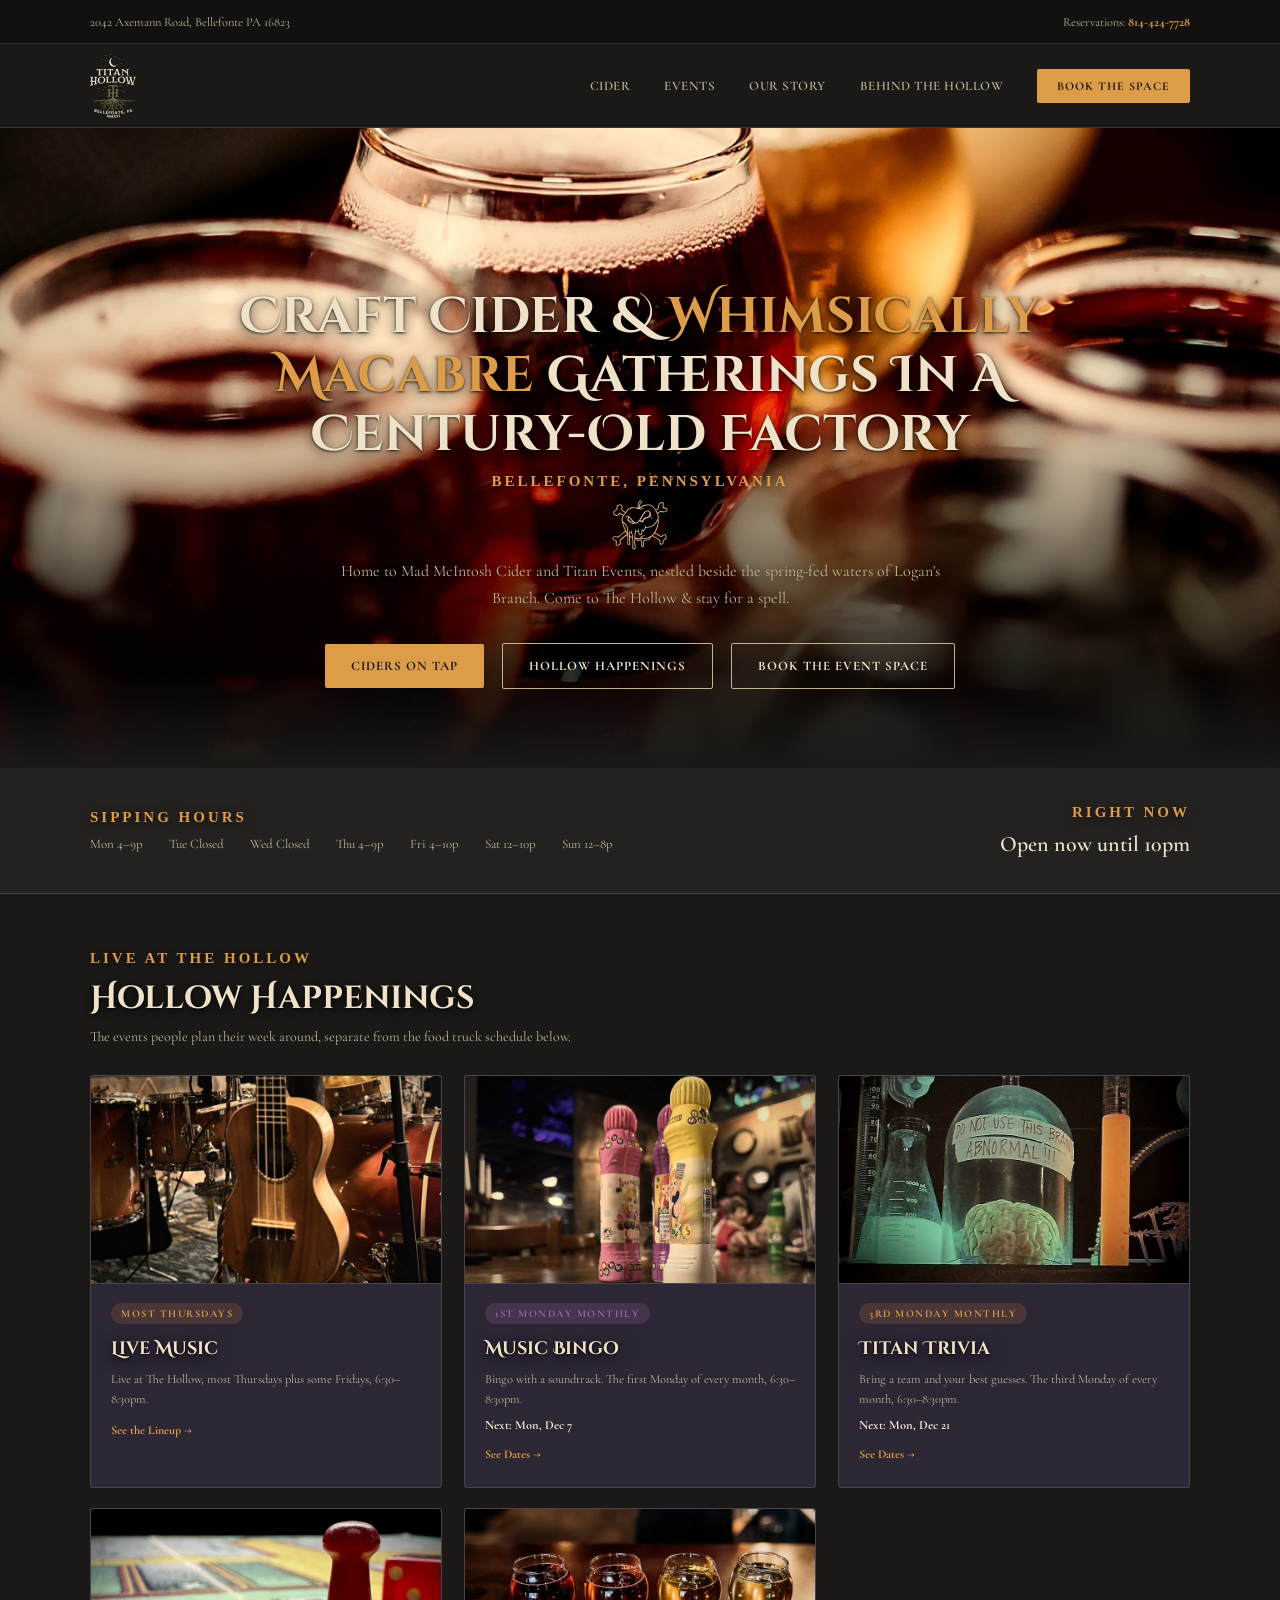
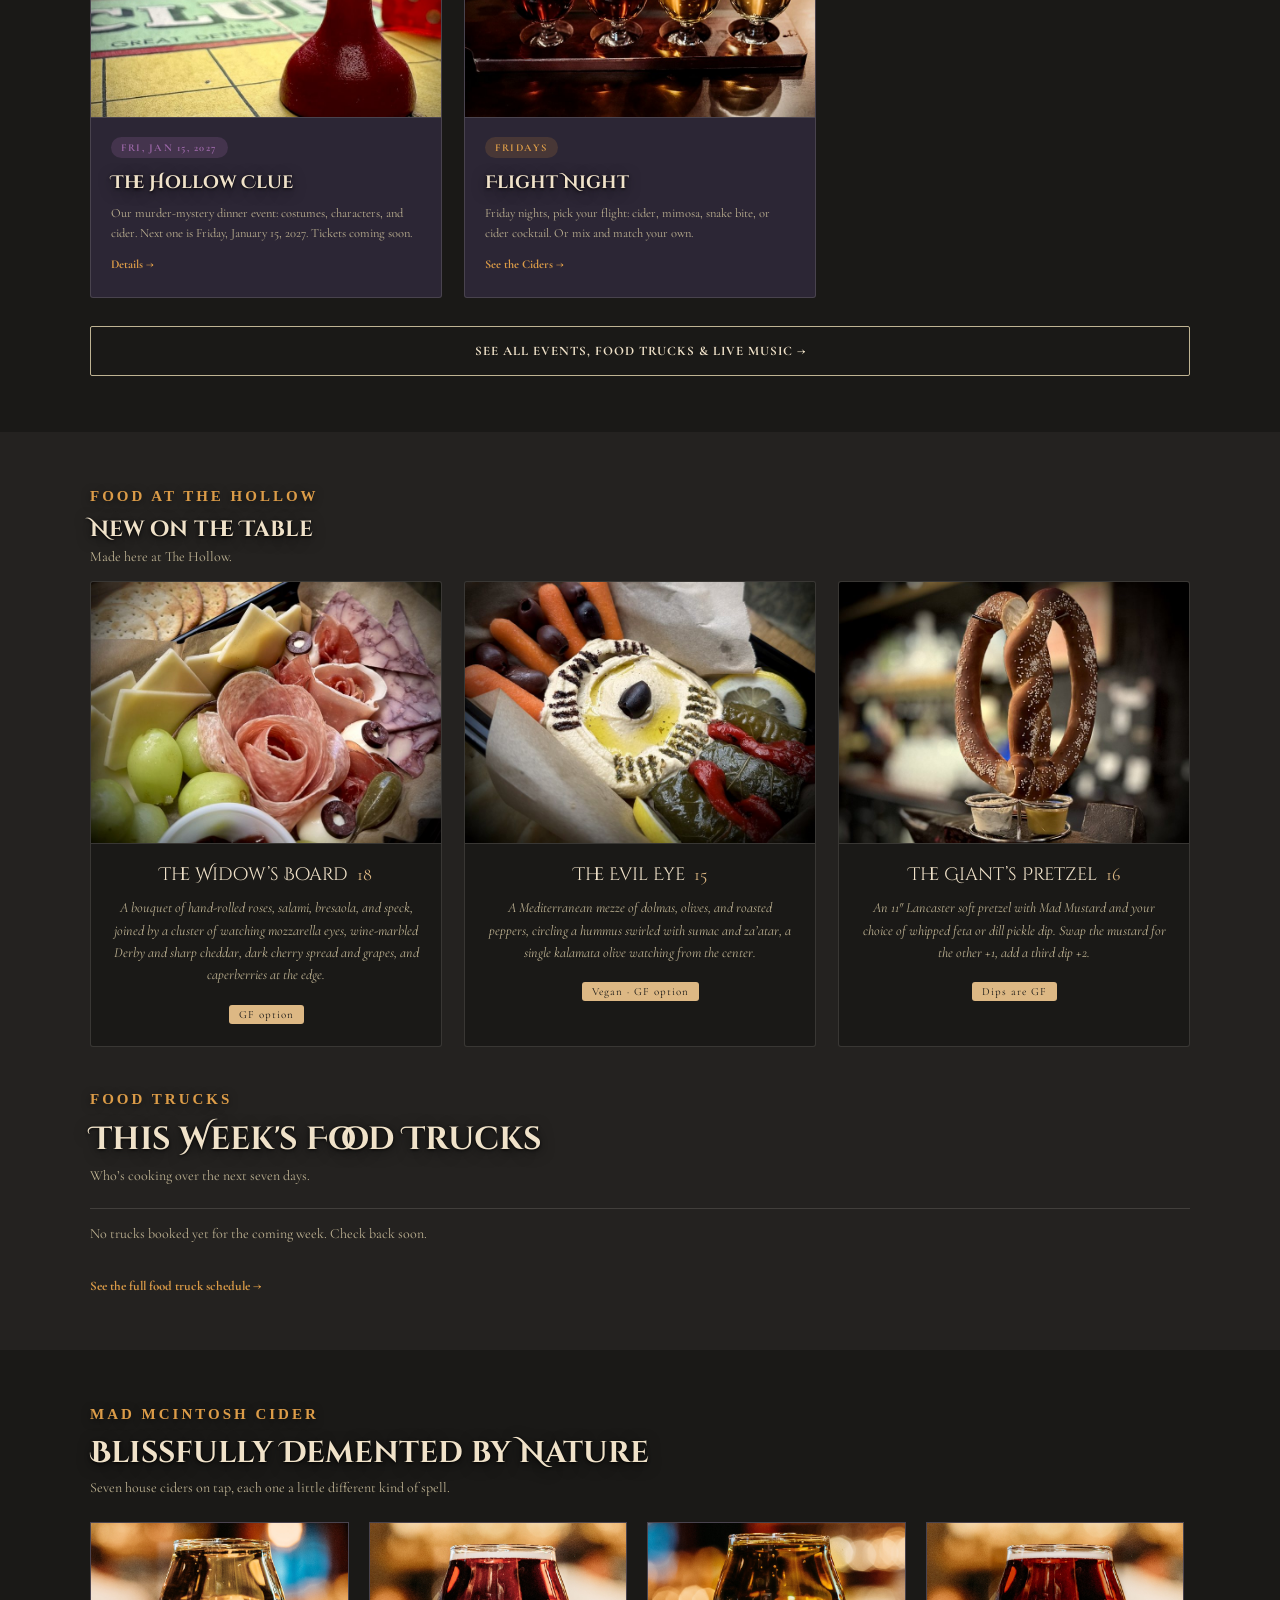
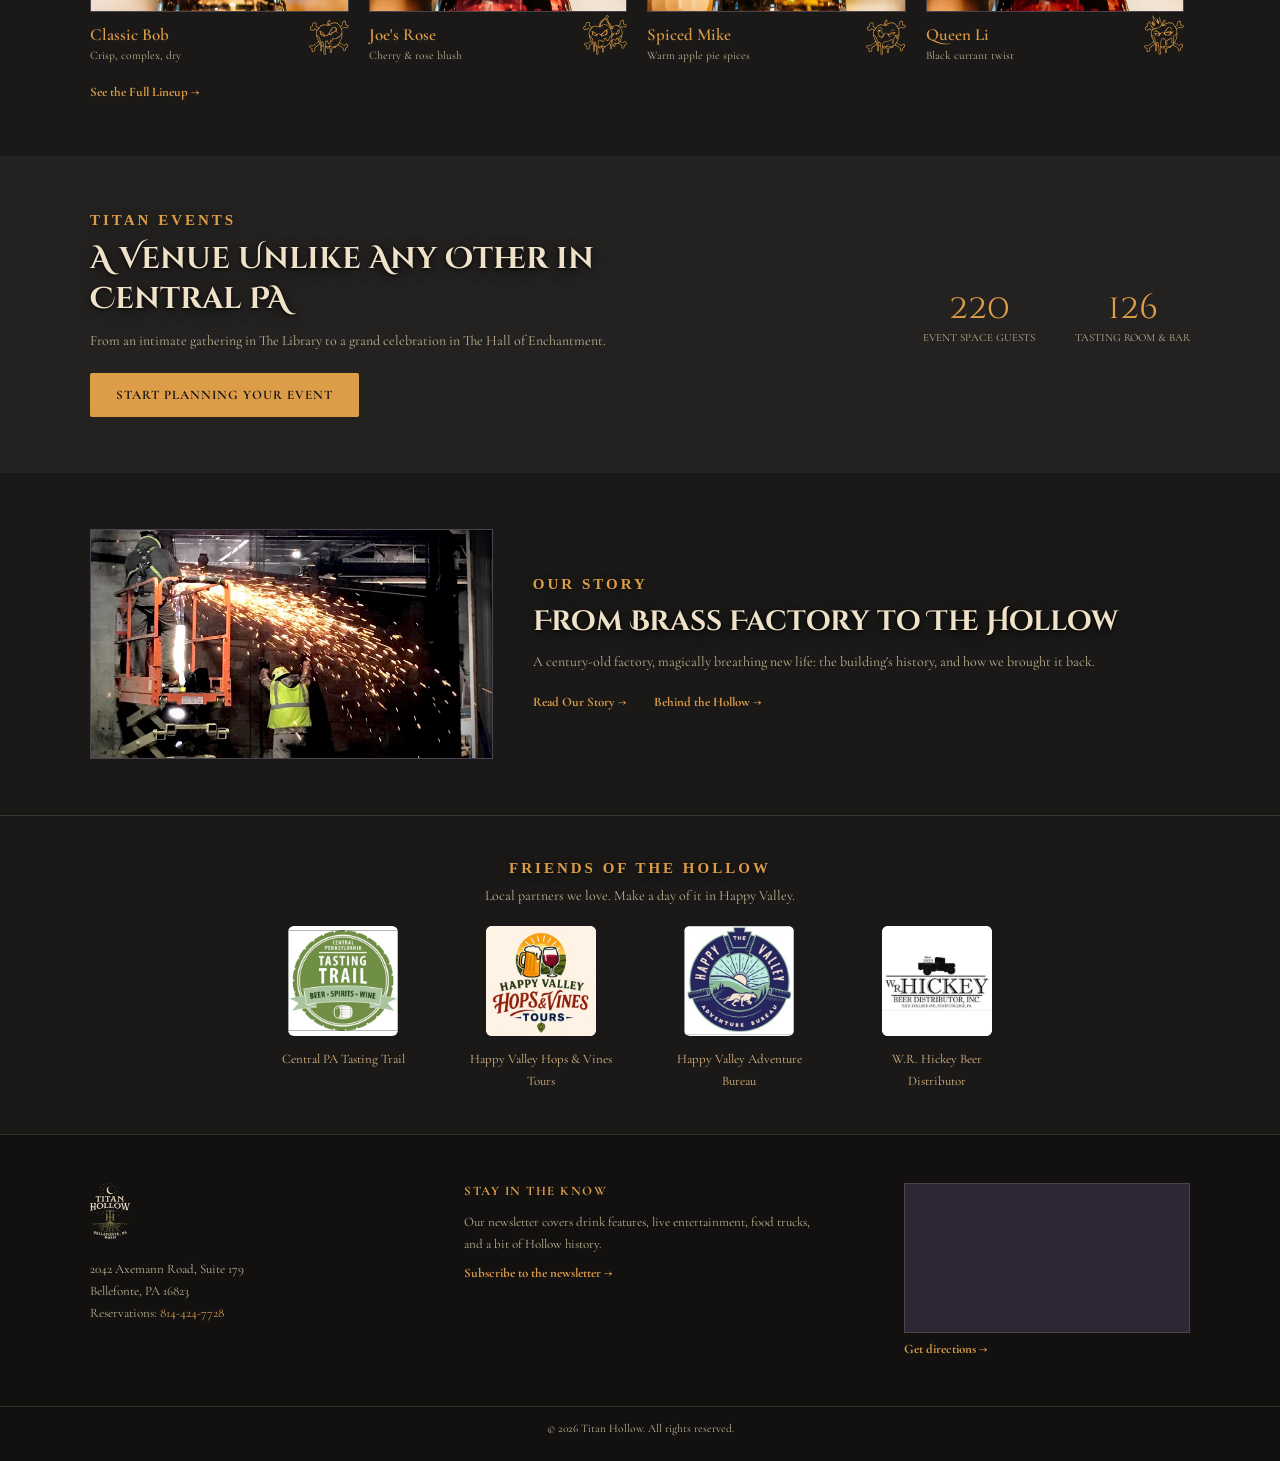
<file: index.html>
<!doctype html><html><head><meta charset="utf-8"><title>Titan Hollow | Home</title><meta name="robots" content="noindex, nofollow"><meta name="viewport" content="width=device-width, initial-scale=1">
    <style>
@import url('https://fonts.googleapis.com/css2?family=Cinzel+Decorative:wght@700&family=Cormorant+Garamond:ital,wght@0,400;0,600;1,400&family=IM+Fell+English+SC&display=swap');
* { box-sizing:border-box; margin:0; padding:0; }
html { background:#0d0d0c; }
body { font-family:'Cormorant Garamond', Georgia, serif; font-size:18px; background:#1a1917; color:#f0e2c9; width:1280px; margin:0 auto; }
.eyebrow { font-family:'IM Fell English SC', Georgia, serif; font-size:15px; letter-spacing:3px; text-transform:uppercase; color:#DC9C48; font-weight:700; margin-bottom:10px; text-shadow:0 2px 8px rgba(0,0,0,0.6); }
h1,h2,h3 { font-family:'Cinzel Decorative', Georgia, 'Times New Roman', serif; font-weight:700; color:#f0e2c9; text-shadow:0 3px 14px rgba(0,0,0,0.65), 0 1px 3px rgba(0,0,0,0.8); }
a { color:#DC9C48; text-decoration:none; }
.section { padding:56px 90px; overflow:hidden; }
.btn { display:inline-block; padding:14px 26px; border-radius:2px; font-size:13px; letter-spacing:1px; text-transform:uppercase; font-weight:700; cursor:pointer; }
.btn-solid { background:#DC9C48; color:#1a1917; }
.btn-outline { border:1.5px solid #BFB393; color:#f0e2c9; }
.tag { display:inline-block; font-size:10.5px; letter-spacing:1.5px; text-transform:uppercase; font-weight:700; padding:4px 10px; border-radius:20px; }
.tag-copper { background:rgba(201,133,62,0.18); color:#DC9C48; }
.tag-plum { background:rgba(154,102,166,0.22); color:#9A66A6; }
.imgbox { overflow:hidden; border:1px solid rgba(244,238,223,0.14); background:#2C2635; }
.imgbox img { width:100%; height:100%; object-fit:cover; display:block; }
.editnote { background:#DC9C48; color:#1a1917; text-align:center; font-size:12.5px; font-weight:700; padding:9px 20px; }
.editnote a { color:#1a1917; text-decoration:underline; }
</style><link rel="stylesheet" href="responsive.css"></head><body>
    <div style="height:44px; background:#121110; display:flex; align-items:center; justify-content:space-between;
                padding:0 90px; font-size:12.5px; color:#BFB393; border-bottom:1px solid rgba(244,238,223,0.14);">
      <div>2042 Axemann Road, Bellefonte PA 16823</div>
      <div>Reservations: <a href="tel:+18144247728" style="color:#DC9C48; font-weight:700;">814-424-7728</a></div>
    </div>
    <div style="height:84px; background:#1a1917; display:flex; align-items:center; justify-content:space-between;
                padding:0 90px; border-bottom:1px solid rgba(244,238,223,0.14);">
      <a href="home.html" style="display:flex; align-items:center;"><img src="images/titan-hollow-logo.svg" style="height:64px; width:auto;" alt="Titan Hollow"></a>
      <div style="display:flex; align-items:center;"><a href="cider.html" style="color:#BFB393; font-size:13px; letter-spacing:0.5px; text-transform:uppercase; font-weight:600; margin-right:34px;">Cider</a><a href="events.html" style="color:#BFB393; font-size:13px; letter-spacing:0.5px; text-transform:uppercase; font-weight:600; margin-right:34px;">Events</a><a href="our-story.html" style="color:#BFB393; font-size:13px; letter-spacing:0.5px; text-transform:uppercase; font-weight:600; margin-right:34px;">Our Story</a><a href="blog.html" style="color:#BFB393; font-size:13px; letter-spacing:0.5px; text-transform:uppercase; font-weight:600; margin-right:34px;">Behind the Hollow</a><a href="book.html" class="btn btn-solid" style="font-size:12px; padding:10px 20px;">Book the Space</a></div>
    </div>
<div style="position:relative; background-image:url('images/hero-home-warm.jpg'); background-size:cover; background-position:center; height:640px; padding:100px 90px 0;">
  <div style="position:absolute; inset:0; background:linear-gradient(180deg, rgba(0,0,0,0) 0%, rgba(0,0,0,0) 42%, rgba(0,0,0,0.82) 85%, #1a1917 100%);"></div>
  <div style="position:relative; text-align:center; max-width:820px; margin:60px auto 0;">
    <h1 style="font-size:50px; line-height:1.18; margin-bottom:8px;">
      Craft Cider &amp; <span style="color:#DC9C48;">Whimsically Macabre</span> Gatherings In A Century-Old Factory
    </h1>
    <div class="eyebrow" style="text-align:center; margin:6px 0 10px;">Bellefonte, Pennsylvania</div>
    <img src="images/mad-mcintosh-emblem-line.svg" alt="" style="width:56px; height:auto; margin:0 auto 8px; display:block; filter:drop-shadow(0 3px 10px rgba(0,0,0,0.6));">
    <p style="font-size:16px; color:#BFB393; line-height:1.7; max-width:600px; margin:0 auto 30px; text-shadow:0 2px 8px rgba(0,0,0,0.6);">
      Home to Mad McIntosh Cider and Titan Events, nestled beside the spring-fed waters of Logan's Branch.
      Come to The Hollow &amp; stay for a spell.
    </p>
    <div>
      <a href="cider.html" class="btn btn-solid" style="margin-right:14px;">Ciders on Tap</a>
      <a href="events.html" class="btn btn-outline" style="margin-right:14px;">Hollow Happenings</a>
      <a href="book.html" class="btn btn-outline">Book the Event Space</a>
    </div>
  </div>
</div>
<div class="section" style="padding-top:40px; padding-bottom:36px;">
  <div class="eyebrow">Tickets On Sale</div>
  <h2 style="font-size:28px; margin-bottom:20px;">Don&rsquo;t Miss These Nights</h2>
  <div id="tickets-row" style="display:flex; flex-wrap:wrap; gap:20px 2%;"></div>
</div>
<div style="background:#242220; display:flex; align-items:center; padding:36px 90px; border-bottom:1px solid rgba(244,238,223,0.14);">
  <div style="width:50%;">
    <div class="eyebrow">Sipping Hours</div>
    <div style="display:flex; gap:26px; font-size:13px; color:#BFB393;">
      <div>Mon 4&ndash;9p</div><div>Tue Closed</div><div>Wed Closed</div>
      <div>Thu 4&ndash;9p</div><div>Fri 4&ndash;10p</div><div>Sat 12&ndash;10p</div><div>Sun 12&ndash;8p</div>
    </div>
  </div>
  <div style="width:50%; text-align:right;">
    <div class="eyebrow">Right Now</div>
    <div style="font-family:'Cormorant Garamond', Georgia, serif; font-weight:600; font-size:22px;" id="right-now">Open today until 9:00pm</div>
  </div>
</div>
<div class="section">
  <div class="eyebrow">Live at The Hollow</div>
  <h2 style="font-size:32px; margin-bottom:8px;">Hollow Happenings</h2>
  <p style="color:#BFB393; font-size:14px; margin-bottom:30px;">The events people plan their week around, separate from the food truck schedule below.</p>
  <div style="display:flex; gap:20px 2%; flex-wrap:wrap;">
    <div data-date="2026-10-24" style="width:32%; background:#2C2635; border:1px solid rgba(244,238,223,0.14); padding:26px 20px; border-radius:3px;">
      <div class="card-photo" style="margin:-26px -20px 16px; aspect-ratio:84/50; overflow:hidden; border-radius:3px 3px 0 0; border-bottom:1px solid rgba(244,238,223,0.14);"><img src="images/card-hollow-een.jpg" alt="A skeleton draped in strands of pearls beside a candelabra" style="width:100%; height:100%; object-fit:cover; display:block;"></div>
      <span class="tag tag-plum">Sat, Oct 24</span>
      <h3 style="font-size:18px; margin:12px 0 8px;">A Very Mad Hollow-een Party</h3>
      <p style="font-size:12.5px; color:#BFB393; line-height:1.6; margin-bottom:14px;">The Hollow&rsquo;s biggest night of the year. Saturday, October 24, 6&ndash;10pm. Tickets $20, 21+.</p>
      <a href="https://order.rezku.com/titanhollow" target="_blank" rel="noopener" style="display:inline-block; font-size:12px; color:#DC9C48; font-weight:700; margin-right:16px;">Get Tickets &rarr;</a><a href="events.html#halloween" style="display:inline-block; font-size:12px; color:#DC9C48; font-weight:700;">Details &rarr;</a>
    </div>
    <div style="width:32%; background:#2C2635; border:1px solid rgba(244,238,223,0.14); padding:26px 20px; border-radius:3px;">
      <div class="card-photo" style="margin:-26px -20px 16px; aspect-ratio:84/50; overflow:hidden; border-radius:3px 3px 0 0; border-bottom:1px solid rgba(244,238,223,0.14);"><img src="images/card-live-music.jpg" alt="A ukulele and drum kit waiting on the Hollow stage" style="width:100%; height:100%; object-fit:cover; display:block;"></div>
      <span class="tag tag-copper">Most Thursdays</span>
      <h3 style="font-size:18px; margin:12px 0 8px;">Live Music</h3>
      <p style="font-size:12.5px; color:#BFB393; line-height:1.6; margin-bottom:14px;">Live at The Hollow, most Thursdays plus some Fridays, 6:30&ndash;8:30pm.</p>
      <a href="events.html#lineup" style="display:block; font-size:12px; color:#DC9C48; font-weight:700;">See the Lineup &rarr;</a>
    </div>
    <div data-recur="1" style="width:32%; background:#2C2635; border:1px solid rgba(244,238,223,0.14); padding:26px 20px; border-radius:3px;">
      <div class="card-photo" style="margin:-26px -20px 16px; aspect-ratio:84/50; overflow:hidden; border-radius:3px 3px 0 0; border-bottom:1px solid rgba(244,238,223,0.14);"><img src="images/card-music-bingo.jpg" alt="Bingo daubers lined up on a Hollow table" style="width:100%; height:100%; object-fit:cover; display:block;"></div>
      <span class="tag tag-plum">1st Monday Monthly</span>
      <h3 style="font-size:18px; margin:12px 0 8px;">Music Bingo</h3>
      <p style="font-size:12.5px; color:#BFB393; line-height:1.6; margin-bottom:14px;">Bingo with a soundtrack. The first Monday of every month, 6:30&ndash;8:30pm.</p><p class="next-date" style="font-size:12.5px; color:#f0e2c9; font-weight:700; margin:-6px 0 14px;"></p>
      <a href="events.html#upcoming" style="display:block; font-size:12px; color:#DC9C48; font-weight:700;">See Dates &rarr;</a>
    </div>
    <div data-recur="3" style="width:32%; background:#2C2635; border:1px solid rgba(244,238,223,0.14); padding:26px 20px; border-radius:3px;">
      <div class="card-photo" style="margin:-26px -20px 16px; aspect-ratio:84/50; overflow:hidden; border-radius:3px 3px 0 0; border-bottom:1px solid rgba(244,238,223,0.14);"><img src="images/card-titan-trivia.jpg" alt="A brain in a bell jar labeled Do not use this brain, abnormal, on the Hollow lab shelf" style="width:100%; height:100%; object-fit:cover; display:block;"></div>
      <span class="tag tag-copper">3rd Monday Monthly</span>
      <h3 style="font-size:18px; margin:12px 0 8px;">Titan Trivia</h3>
      <p style="font-size:12.5px; color:#BFB393; line-height:1.6; margin-bottom:14px;">Bring a team and your best guesses. The third Monday of every month, 6:30&ndash;8:30pm.</p><p class="next-date" style="font-size:12.5px; color:#f0e2c9; font-weight:700; margin:-6px 0 14px;"></p>
      <a href="events.html#upcoming" style="display:block; font-size:12px; color:#DC9C48; font-weight:700;">See Dates &rarr;</a>
    </div>
    <div style="width:32%; background:#2C2635; border:1px solid rgba(244,238,223,0.14); padding:26px 20px; border-radius:3px;">
      <div class="card-photo" style="margin:-26px -20px 16px; aspect-ratio:84/50; overflow:hidden; border-radius:3px 3px 0 0; border-bottom:1px solid rgba(244,238,223,0.14);"><img src="images/card-hollow-clue.jpg" alt="A red pawn and die on a vintage Clue board" style="width:100%; height:100%; object-fit:cover; display:block;"></div>
      <span class="tag tag-plum">Fri, Jan 15, 2027</span>
      <h3 style="font-size:18px; margin:12px 0 8px;">The Hollow Clue</h3>
      <p style="font-size:12.5px; color:#BFB393; line-height:1.6; margin-bottom:14px;">Our murder-mystery dinner event: costumes, characters, and cider. Next one is Friday, January 15, 2027. Tickets coming soon.</p>
      <a href="events.html#upcoming" style="display:block; font-size:12px; color:#DC9C48; font-weight:700;">Details &rarr;</a>
    </div>
    <div style="width:32%; background:#2C2635; border:1px solid rgba(244,238,223,0.14); padding:26px 20px; border-radius:3px;">
      <div class="card-photo" style="margin:-26px -20px 16px; aspect-ratio:84/50; overflow:hidden; border-radius:3px 3px 0 0; border-bottom:1px solid rgba(244,238,223,0.14);"><img src="images/card-flight-night.jpg" alt="A flight of four ciders on a wooden paddle" style="width:100%; height:100%; object-fit:cover; display:block;"></div>
      <span class="tag tag-copper">Fridays</span>
      <h3 style="font-size:18px; margin:12px 0 8px;">Flight Night</h3>
      <p style="font-size:12.5px; color:#BFB393; line-height:1.6; margin-bottom:14px;">Friday nights, pick your flight: cider, mimosa, snake bite, or cider cocktail. Or mix and match your own.</p>
      <a href="cider.html" style="display:block; font-size:12px; color:#DC9C48; font-weight:700;">See the Ciders &rarr;</a>
    </div>
  </div>
  <a href="events.html" class="btn btn-outline" style="display:block; text-align:center; margin-top:28px; padding:16px;">See All Events, Food Trucks &amp; Live Music &rarr;</a>
</div>
<script>
/* Fill in the next date for monthly events: data-recur="1" = 1st Monday, "3" = 3rd Monday. */
(function(){
  var t = new Date(new Date().toLocaleString('en-US',{timeZone:'America/New_York'}));
  var today = new Date(t.getFullYear(), t.getMonth(), t.getDate());
  function nthMonday(y, m, n){ var d = new Date(y, m, 1); d.setDate(1 + ((8 - d.getDay()) % 7) + (n - 1) * 7); return d; }
  document.querySelectorAll('[data-recur]').forEach(function(card){
    var n = +card.getAttribute('data-recur'), y = today.getFullYear(), m = today.getMonth(), d = nthMonday(y, m, n);
    if (d < today) d = nthMonday(y, m + 1, n);
    var label = d.getTime() === today.getTime() ? 'Tonight' : d.toLocaleDateString('en-US', {weekday:'short', month:'short', day:'numeric'});
    card.querySelector('.next-date').textContent = 'Next: ' + label;
  });
  var ymd = today.getFullYear() + '-' + String(today.getMonth()+1).padStart(2,'0') + '-' + String(today.getDate()).padStart(2,'0');
  document.querySelectorAll('.section > div > [data-date]').forEach(function(el){ if (el.getAttribute('data-date') < ymd) el.style.display = 'none'; });
})();
</script>
<div class="section" style="background:#242220;" id="food-trucks">
  <div class="eyebrow">Food at The Hollow</div>
  <h3 style="font-size:22px; margin:4px 0 4px;">New on the Table</h3>
  <p style="color:#BFB393; font-size:14px; margin-bottom:16px;">Made here at The Hollow.</p>
  <div style="display:flex; flex-wrap:wrap; gap:20px 2%; margin-bottom:44px;">
    <div class="menu-card" style="width:32%; background:#1a1917; border:1px solid rgba(244,238,223,0.14); border-radius:3px; padding:22px; text-align:center;">
      <div class="card-photo" style="margin:-22px -22px 18px; aspect-ratio:4/3; overflow:hidden; border-radius:3px 3px 0 0; border-bottom:1px solid rgba(244,238,223,0.14);"><img src="images/food-widows-board.jpg" alt="The Widow&rsquo;s Board: rolled salami roses, cheeses, grapes and mozzarella eyes" style="width:100%; height:100%; object-fit:cover; display:block;"></div>
      <div style="font-family:'Cinzel Decorative', Georgia, serif; font-size:18px; color:#f0e2c9;">The Widow&rsquo;s Board <span style="font-family:'Cormorant Garamond', Georgia, serif; color:#DDB884; font-size:18px; margin-left:4px;">18</span></div>
      <p style="font-style:italic; font-size:14px; color:#BFB393; line-height:1.6; margin:10px 0 14px;">A bouquet of hand-rolled roses, salami, bresaola, and speck, joined by a cluster of watching mozzarella eyes, wine-marbled Derby and sharp cheddar, dark cherry spread and grapes, and caperberries at the edge.</p>
      <span style="display:inline-block; font-size:11px; letter-spacing:1px; color:#1a1917; background:#DDB884; border-radius:3px; padding:3px 10px;">GF option</span>
    </div>
    <div class="menu-card" style="width:32%; background:#1a1917; border:1px solid rgba(244,238,223,0.14); border-radius:3px; padding:22px; text-align:center;">
      <div class="card-photo" style="margin:-22px -22px 18px; aspect-ratio:4/3; overflow:hidden; border-radius:3px 3px 0 0; border-bottom:1px solid rgba(244,238,223,0.14);"><img src="images/food-evil-eye.jpg" alt="The Evil Eye: hummus with a kalamata olive center, dolmas, peppers and olives" style="width:100%; height:100%; object-fit:cover; display:block;"></div>
      <div style="font-family:'Cinzel Decorative', Georgia, serif; font-size:18px; color:#f0e2c9;">The Evil Eye <span style="font-family:'Cormorant Garamond', Georgia, serif; color:#DDB884; font-size:18px; margin-left:4px;">15</span></div>
      <p style="font-style:italic; font-size:14px; color:#BFB393; line-height:1.6; margin:10px 0 14px;">A Mediterranean mezze of dolmas, olives, and roasted peppers, circling a hummus swirled with sumac and za&rsquo;atar, a single kalamata olive watching from the center.</p>
      <span style="display:inline-block; font-size:11px; letter-spacing:1px; color:#1a1917; background:#DDB884; border-radius:3px; padding:3px 10px;">Vegan &middot; GF option</span>
    </div>
    <div class="menu-card" style="width:32%; background:#1a1917; border:1px solid rgba(244,238,223,0.14); border-radius:3px; padding:22px; text-align:center;">
      <div class="card-photo" style="margin:-22px -22px 18px; aspect-ratio:4/3; overflow:hidden; border-radius:3px 3px 0 0; border-bottom:1px solid rgba(244,238,223,0.14);"><img src="images/food-giants-pretzel.jpg" alt="The Giant&rsquo;s Pretzel standing on an anvil with two dips" style="width:100%; height:100%; object-fit:cover; display:block;"></div>
      <div style="font-family:'Cinzel Decorative', Georgia, serif; font-size:18px; color:#f0e2c9;">The Giant&rsquo;s Pretzel <span style="font-family:'Cormorant Garamond', Georgia, serif; color:#DDB884; font-size:18px; margin-left:4px;">16</span></div>
      <p style="font-style:italic; font-size:14px; color:#BFB393; line-height:1.6; margin:10px 0 14px;">An 11&Prime; Lancaster soft pretzel with Mad Mustard and your choice of whipped feta or dill pickle dip. Swap the mustard for the other +1, add a third dip +2.</p>
      <span style="display:inline-block; font-size:11px; letter-spacing:1px; color:#1a1917; background:#DDB884; border-radius:3px; padding:3px 10px;">Dips are GF</span>
    </div>
  </div>
  <div class="eyebrow">Food Trucks</div>
  <h2 style="font-size:32px; margin-bottom:6px;">This Week's Food Trucks</h2>
  <p style="color:#BFB393; font-size:14px; margin-bottom:24px;">Who&rsquo;s cooking over the next seven days.</p>
  <div style="border-top:1px solid rgba(244,238,223,0.14);">
    <div data-logo="images/truck-gourmet-griddle.jpg" data-date="2026-10-01" style="display:flex; align-items:center; padding:16px 0; border-bottom:1px solid rgba(244,238,223,0.14);">
      <div style="width:20%; font-size:12px; color:#BFB393; text-transform:uppercase; letter-spacing:1px;">Thu, Oct 1</div>
      <div style="width:55%; font-size:16px; font-weight:700; color:#f0e2c9;"><a href="https://gourmetgriddleco.com/" target="_blank" rel="noopener" style="color:#f0e2c9;">Gourmet Griddle Co. <span style="font-size:12px; color:#DC9C48;">&#8599;</span></a></div>
      <div style="width:25%; font-size:13px; color:#BFB393; text-align:right;">4&ndash;8pm</div>
    </div>
    <div data-logo="images/truck-gourmet-griddle.jpg" data-date="2026-10-02" style="display:flex; align-items:center; padding:16px 0; border-bottom:1px solid rgba(244,238,223,0.14);">
      <div style="width:20%; font-size:12px; color:#BFB393; text-transform:uppercase; letter-spacing:1px;">Fri, Oct 2</div>
      <div style="width:55%; font-size:16px; font-weight:700; color:#f0e2c9;"><a href="https://gourmetgriddleco.com/" target="_blank" rel="noopener" style="color:#f0e2c9;">Gourmet Griddle Co. <span style="font-size:12px; color:#DC9C48;">&#8599;</span></a></div>
      <div style="width:25%; font-size:13px; color:#BFB393; text-align:right;">4&ndash;8:30pm</div>
    </div>
    <div data-logo="images/truck-gourmet-griddle.jpg" data-date="2026-10-03" style="display:flex; align-items:center; padding:16px 0; border-bottom:1px solid rgba(244,238,223,0.14);">
      <div style="width:20%; font-size:12px; color:#BFB393; text-transform:uppercase; letter-spacing:1px;">Sat, Oct 3</div>
      <div style="width:55%; font-size:16px; font-weight:700; color:#f0e2c9;"><a href="https://gourmetgriddleco.com/" target="_blank" rel="noopener" style="color:#f0e2c9;">Gourmet Griddle Co. <span style="font-size:12px; color:#DC9C48;">&#8599;</span></a></div>
      <div style="width:25%; font-size:13px; color:#BFB393; text-align:right;">12&ndash;9pm</div>
    </div>
    <div data-logo="images/truck-gourmet-griddle.jpg" data-date="2026-10-04" style="display:flex; align-items:center; padding:16px 0; border-bottom:1px solid rgba(244,238,223,0.14);">
      <div style="width:20%; font-size:12px; color:#BFB393; text-transform:uppercase; letter-spacing:1px;">Sun, Oct 4</div>
      <div style="width:55%; font-size:16px; font-weight:700; color:#f0e2c9;"><a href="https://gourmetgriddleco.com/" target="_blank" rel="noopener" style="color:#f0e2c9;">Gourmet Griddle Co. <span style="font-size:12px; color:#DC9C48;">&#8599;</span></a></div>
      <div style="width:25%; font-size:13px; color:#BFB393; text-align:right;">12&ndash;6pm</div>
    </div>
    <div data-logo="images/truck-gourmet-griddle.jpg" data-date="2026-10-05" style="display:flex; align-items:center; padding:16px 0; border-bottom:1px solid rgba(244,238,223,0.14);">
      <div style="width:20%; font-size:12px; color:#BFB393; text-transform:uppercase; letter-spacing:1px;">Mon, Oct 5</div>
      <div style="width:55%; font-size:16px; font-weight:700; color:#f0e2c9;"><a href="https://gourmetgriddleco.com/" target="_blank" rel="noopener" style="color:#f0e2c9;">Gourmet Griddle Co. <span style="font-size:12px; color:#DC9C48;">&#8599;</span></a></div>
      <div style="width:25%; font-size:13px; color:#BFB393; text-align:right;">4&ndash;8:30pm</div>
    </div>
    <div data-logo="images/truck-mama-martinas.jpg" data-date="2026-10-08" style="display:flex; align-items:center; padding:16px 0; border-bottom:1px solid rgba(244,238,223,0.14);">
      <div style="width:20%; font-size:12px; color:#BFB393; text-transform:uppercase; letter-spacing:1px;">Thu, Oct 8</div>
      <div style="width:55%; font-size:16px; font-weight:700; color:#f0e2c9;"><a href="https://www.facebook.com/p/Mama-Martinas-LLC-61567149704182/" target="_blank" rel="noopener" style="color:#f0e2c9;">Mama Martina&rsquo;s <span style="font-size:12px; color:#DC9C48;">&#8599;</span></a></div>
      <div style="width:25%; font-size:13px; color:#BFB393; text-align:right;">4&ndash;9pm</div>
    </div>
    <div data-logo="images/truck-mama-martinas.jpg" data-date="2026-10-09" style="display:flex; align-items:center; padding:16px 0; border-bottom:1px solid rgba(244,238,223,0.14);">
      <div style="width:20%; font-size:12px; color:#BFB393; text-transform:uppercase; letter-spacing:1px;">Fri, Oct 9</div>
      <div style="width:55%; font-size:16px; font-weight:700; color:#f0e2c9;"><a href="https://www.facebook.com/p/Mama-Martinas-LLC-61567149704182/" target="_blank" rel="noopener" style="color:#f0e2c9;">Mama Martina&rsquo;s <span style="font-size:12px; color:#DC9C48;">&#8599;</span></a></div>
      <div style="width:25%; font-size:13px; color:#BFB393; text-align:right;">4&ndash;9pm</div>
    </div>
    <div data-logo="images/truck-fatemas-kitchen.jpg" data-date="2026-10-10" style="display:flex; align-items:center; padding:16px 0; border-bottom:1px solid rgba(244,238,223,0.14);">
      <div style="width:20%; font-size:12px; color:#BFB393; text-transform:uppercase; letter-spacing:1px;">Sat, Oct 10</div>
      <div style="width:55%; font-size:16px; font-weight:700; color:#f0e2c9;"><a href="https://www.facebook.com/p/Fatemas-Kitchen-61567708496207/" target="_blank" rel="noopener" style="color:#f0e2c9;">Fatema&rsquo;s Kitchen <span style="font-size:12px; color:#DC9C48;">&#8599;</span></a></div>
      <div style="width:25%; font-size:13px; color:#BFB393; text-align:right;">12&ndash;8pm</div>
    </div>
    <div data-logo="images/truck-gourmet-griddle.jpg" data-date="2026-10-12" style="display:flex; align-items:center; padding:16px 0; border-bottom:1px solid rgba(244,238,223,0.14);">
      <div style="width:20%; font-size:12px; color:#BFB393; text-transform:uppercase; letter-spacing:1px;">Mon, Oct 12</div>
      <div style="width:55%; font-size:16px; font-weight:700; color:#f0e2c9;"><a href="https://gourmetgriddleco.com/" target="_blank" rel="noopener" style="color:#f0e2c9;">Gourmet Griddle Co. <span style="font-size:12px; color:#DC9C48;">&#8599;</span></a></div>
      <div style="width:25%; font-size:13px; color:#BFB393; text-align:right;">4&ndash;9pm</div>
    </div>
    <div data-logo="images/truck-slims-kitchen.jpg" data-date="2026-10-15" style="display:flex; align-items:center; padding:16px 0; border-bottom:1px solid rgba(244,238,223,0.14);">
      <div style="width:20%; font-size:12px; color:#BFB393; text-transform:uppercase; letter-spacing:1px;">Thu, Oct 15</div>
      <div style="width:55%; font-size:16px; font-weight:700; color:#f0e2c9;">Slim&rsquo;s Kitchen</div>
      <div style="width:25%; font-size:13px; color:#BFB393; text-align:right;">5&ndash;9pm</div>
    </div>
    <div data-logo="images/truck-fatemas-kitchen.jpg" data-date="2026-10-17" style="display:flex; align-items:center; padding:16px 0; border-bottom:1px solid rgba(244,238,223,0.14);">
      <div style="width:20%; font-size:12px; color:#BFB393; text-transform:uppercase; letter-spacing:1px;">Sat, Oct 17</div>
      <div style="width:55%; font-size:16px; font-weight:700; color:#f0e2c9;"><a href="https://www.facebook.com/p/Fatemas-Kitchen-61567708496207/" target="_blank" rel="noopener" style="color:#f0e2c9;">Fatema&rsquo;s Kitchen <span style="font-size:12px; color:#DC9C48;">&#8599;</span></a></div>
      <div style="width:25%; font-size:13px; color:#BFB393; text-align:right;">12&ndash;5pm</div>
    </div>
    <div data-logo="images/truck-gourmet-griddle.jpg" data-date="2026-10-18" style="display:flex; align-items:center; padding:16px 0; border-bottom:1px solid rgba(244,238,223,0.14);">
      <div style="width:20%; font-size:12px; color:#BFB393; text-transform:uppercase; letter-spacing:1px;">Sun, Oct 18</div>
      <div style="width:55%; font-size:16px; font-weight:700; color:#f0e2c9;"><a href="https://gourmetgriddleco.com/" target="_blank" rel="noopener" style="color:#f0e2c9;">Gourmet Griddle Co. <span style="font-size:12px; color:#DC9C48;">&#8599;</span></a></div>
      <div style="width:25%; font-size:13px; color:#BFB393; text-align:right;">12&ndash;6pm</div>
    </div>
    <div data-logo="images/truck-gourmet-griddle.jpg" data-date="2026-10-19" style="display:flex; align-items:center; padding:16px 0; border-bottom:1px solid rgba(244,238,223,0.14);">
      <div style="width:20%; font-size:12px; color:#BFB393; text-transform:uppercase; letter-spacing:1px;">Mon, Oct 19</div>
      <div style="width:55%; font-size:16px; font-weight:700; color:#f0e2c9;"><a href="https://gourmetgriddleco.com/" target="_blank" rel="noopener" style="color:#f0e2c9;">Gourmet Griddle Co. <span style="font-size:12px; color:#DC9C48;">&#8599;</span></a></div>
      <div style="width:25%; font-size:13px; color:#BFB393; text-align:right;">4&ndash;9pm</div>
    </div>
    <div data-logo="images/truck-slims-kitchen.jpg" data-date="2026-10-22" style="display:flex; align-items:center; padding:16px 0; border-bottom:1px solid rgba(244,238,223,0.14);">
      <div style="width:20%; font-size:12px; color:#BFB393; text-transform:uppercase; letter-spacing:1px;">Thu, Oct 22</div>
      <div style="width:55%; font-size:16px; font-weight:700; color:#f0e2c9;">Slim&rsquo;s Kitchen</div>
      <div style="width:25%; font-size:13px; color:#BFB393; text-align:right;">5&ndash;9pm</div>
    </div>
    <div data-logo="images/truck-slims-kitchen.jpg" data-date="2026-10-23" style="display:flex; align-items:center; padding:16px 0; border-bottom:1px solid rgba(244,238,223,0.14);">
      <div style="width:20%; font-size:12px; color:#BFB393; text-transform:uppercase; letter-spacing:1px;">Fri, Oct 23</div>
      <div style="width:55%; font-size:16px; font-weight:700; color:#f0e2c9;">Slim&rsquo;s Kitchen</div>
      <div style="width:25%; font-size:13px; color:#BFB393; text-align:right;">5&ndash;9pm</div>
    </div>
    <div data-logo="images/truck-maine-bay-berry.jpg" data-date="2026-10-24" style="display:flex; align-items:center; padding:16px 0; border-bottom:1px solid rgba(244,238,223,0.14);">
      <div style="width:20%; font-size:12px; color:#BFB393; text-transform:uppercase; letter-spacing:1px;">Sat, Oct 24</div>
      <div style="width:55%; font-size:16px; font-weight:700; color:#f0e2c9;"><a href="https://www.mainebayandberry.com/" target="_blank" rel="noopener" style="color:#f0e2c9;">Maine Bay &amp; Berry Co. <span style="font-size:12px; color:#DC9C48;">&#8599;</span></a></div>
      <div style="width:25%; font-size:13px; color:#BFB393; text-align:right;">6&ndash;10pm</div>
    </div>
    <div data-logo="images/truck-bbq-by-clem.jpg" data-date="2026-10-24" style="display:flex; align-items:center; padding:16px 0; border-bottom:1px solid rgba(244,238,223,0.14);">
      <div style="width:20%; font-size:12px; color:#BFB393; text-transform:uppercase; letter-spacing:1px;">Sat, Oct 24</div>
      <div style="width:55%; font-size:16px; font-weight:700; color:#f0e2c9;"><a href="https://www.facebook.com/ClemsPub/" target="_blank" rel="noopener" style="color:#f0e2c9;">BBQ by Clem <span style="font-size:12px; color:#DC9C48;">&#8599;</span></a></div>
      <div style="width:25%; font-size:13px; color:#BFB393; text-align:right;">6&ndash;10pm</div>
    </div>
    <div data-logo="images/truck-gourmet-griddle.jpg" data-date="2026-10-25" style="display:flex; align-items:center; padding:16px 0; border-bottom:1px solid rgba(244,238,223,0.14);">
      <div style="width:20%; font-size:12px; color:#BFB393; text-transform:uppercase; letter-spacing:1px;">Sun, Oct 25</div>
      <div style="width:55%; font-size:16px; font-weight:700; color:#f0e2c9;"><a href="https://gourmetgriddleco.com/" target="_blank" rel="noopener" style="color:#f0e2c9;">Gourmet Griddle Co. <span style="font-size:12px; color:#DC9C48;">&#8599;</span></a></div>
      <div style="width:25%; font-size:13px; color:#BFB393; text-align:right;">12&ndash;6pm</div>
    </div>
    <div data-logo="images/truck-gourmet-griddle.jpg" data-date="2026-10-26" style="display:flex; align-items:center; padding:16px 0; border-bottom:1px solid rgba(244,238,223,0.14);">
      <div style="width:20%; font-size:12px; color:#BFB393; text-transform:uppercase; letter-spacing:1px;">Mon, Oct 26</div>
      <div style="width:55%; font-size:16px; font-weight:700; color:#f0e2c9;"><a href="https://gourmetgriddleco.com/" target="_blank" rel="noopener" style="color:#f0e2c9;">Gourmet Griddle Co. <span style="font-size:12px; color:#DC9C48;">&#8599;</span></a></div>
      <div style="width:25%; font-size:13px; color:#BFB393; text-align:right;">4&ndash;8:30pm</div>
    </div>
    <div data-logo="images/truck-twisted-whisk.png" data-logo-bg="#f0e2c9" data-date="2026-10-29" style="display:flex; align-items:center; padding:16px 0; border-bottom:1px solid rgba(244,238,223,0.14);">
      <div style="width:20%; font-size:12px; color:#BFB393; text-transform:uppercase; letter-spacing:1px;">Thu, Oct 29</div>
      <div style="width:55%; font-size:16px; font-weight:700; color:#f0e2c9;"><a href="https://twistedwhiskcatering.com/" target="_blank" rel="noopener" style="color:#f0e2c9;">Twisted Whisk <span style="font-size:12px; color:#DC9C48;">&#8599;</span></a></div>
      <div style="width:25%; font-size:13px; color:#BFB393; text-align:right;">4&ndash;9pm</div>
    </div>
    <div data-logo="images/truck-hearth-harvest.jpg" data-date="2026-10-30" style="display:flex; align-items:center; padding:16px 0; border-bottom:1px solid rgba(244,238,223,0.14);">
      <div style="width:20%; font-size:12px; color:#BFB393; text-transform:uppercase; letter-spacing:1px;">Fri, Oct 30</div>
      <div style="width:55%; font-size:16px; font-weight:700; color:#f0e2c9;"><a href="https://www.facebook.com/p/Hearth-Harvest-100057587523928/" target="_blank" rel="noopener" style="color:#f0e2c9;">Hearth &amp; Harvest <span style="font-size:12px; color:#DC9C48;">&#8599;</span></a></div>
      <div style="width:25%; font-size:13px; color:#BFB393; text-align:right;">4&ndash;9pm</div>
    </div>
    <div data-logo="images/truck-fatemas-kitchen.jpg" data-date="2026-10-31" style="display:flex; align-items:center; padding:16px 0; border-bottom:1px solid rgba(244,238,223,0.14);">
      <div style="width:20%; font-size:12px; color:#BFB393; text-transform:uppercase; letter-spacing:1px;">Sat, Oct 31</div>
      <div style="width:55%; font-size:16px; font-weight:700; color:#f0e2c9;"><a href="https://www.facebook.com/p/Fatemas-Kitchen-61567708496207/" target="_blank" rel="noopener" style="color:#f0e2c9;">Fatema&rsquo;s Kitchen <span style="font-size:12px; color:#DC9C48;">&#8599;</span></a></div>
      <div style="width:25%; font-size:13px; color:#BFB393; text-align:right;">12&ndash;7pm</div>
    </div>
  </div>
  <p id="no-trucks" style="display:none; color:#BFB393; font-size:14px; padding:16px 0;">No trucks booked yet for the coming week. Check back soon.</p>
  <a href="events.html#food-trucks" style="display:block; margin-top:20px; font-size:13px; color:#DC9C48; font-weight:700;">See the full food truck schedule &rarr;</a>
</div>
<script>
/* Show only trucks from today through the next 6 days (Eastern time). */
(function(){
  function ymd(d){ return d.getFullYear() + '-' + String(d.getMonth()+1).padStart(2,'0') + '-' + String(d.getDate()).padStart(2,'0'); }
  var t = new Date(new Date().toLocaleString('en-US',{timeZone:'America/New_York'}));
  var end = new Date(t); end.setDate(t.getDate() + 6);
  var from = ymd(t), to = ymd(end), shown = 0;
  document.querySelectorAll('#food-trucks [data-date]').forEach(function(el){
    var d = el.getAttribute('data-date');
    if (d < from || d > to) el.style.display = 'none'; else shown++;
  });
  if (!shown) document.getElementById('no-trucks').style.display = 'block';
})();
</script>
<div class="section">
  <div class="eyebrow">Mad McIntosh Cider</div>
  <h2 style="font-size:30px; margin-bottom:6px;">Blissfully Demented by Nature</h2>
  <p style="color:#BFB393; font-size:14px; margin-bottom:26px; max-width:620px;">Seven house ciders on tap, each one a little different kind of spell.</p>
  <div style="display:flex; gap:20px;">
    
    <div style="width:23.5%;">
      <div class="imgbox" style="height:90px; margin-bottom:10px;"><img src="images/cider-classic-bob.jpg" alt="A glass of Classic Bob"></div>
      <div style="font-family:'Cormorant Garamond', Georgia, serif; font-weight:600; font-size:17px; color:#DC9C48; display:flex; align-items:center; justify-content:space-between; gap:8px; white-space:nowrap;">Classic Bob<img class="cider-mark" src="images/cider-icons-gold/classic-bob.svg" alt="" style="height:40px; flex:0 0 auto; margin:-7px 0;"></div>
      <div style="font-size:11.5px; color:#BFB393;">Crisp, complex, dry</div>
    </div>
    
    <div style="width:23.5%;">
      <div class="imgbox" style="height:90px; margin-bottom:10px;"><img src="images/cider-joes-rose.jpg" alt="A glass of Joe's Rose"></div>
      <div style="font-family:'Cormorant Garamond', Georgia, serif; font-weight:600; font-size:17px; color:#DC9C48; display:flex; align-items:center; justify-content:space-between; gap:8px; white-space:nowrap;">Joe's Rose<img class="cider-mark" src="images/cider-icons-gold/joes-rose.svg" alt="" style="height:40px; flex:0 0 auto; margin:-7px 0;"></div>
      <div style="font-size:11.5px; color:#BFB393;">Cherry &amp; rose blush</div>
    </div>
    
    <div style="width:23.5%;">
      <div class="imgbox" style="height:90px; margin-bottom:10px;"><img src="images/cider-spiced-mike.jpg" alt="A glass of Spiced Mike"></div>
      <div style="font-family:'Cormorant Garamond', Georgia, serif; font-weight:600; font-size:17px; color:#DC9C48; display:flex; align-items:center; justify-content:space-between; gap:8px; white-space:nowrap;">Spiced Mike<img class="cider-mark" src="images/cider-icons-gold/spiced-mike.svg" alt="" style="height:40px; flex:0 0 auto; margin:-7px 0;"></div>
      <div style="font-size:11.5px; color:#BFB393;">Warm apple pie spices</div>
    </div>
    
    <div style="width:23.5%;">
      <div class="imgbox" style="height:90px; margin-bottom:10px;"><img src="images/cider-queen-li.jpg" alt="A glass of Queen Li"></div>
      <div style="font-family:'Cormorant Garamond', Georgia, serif; font-weight:600; font-size:17px; color:#DC9C48; display:flex; align-items:center; justify-content:space-between; gap:8px; white-space:nowrap;">Queen Li<img class="cider-mark" src="images/cider-icons-gold/queen-li.svg" alt="" style="height:40px; flex:0 0 auto; margin:-7px 0;"></div>
      <div style="font-size:11.5px; color:#BFB393;">Black currant twist</div>
    </div>
  </div>
  <div style="margin-top:22px; font-size:13px; color:#DC9C48; font-weight:700;"><a href="cider.html">See the Full Lineup &rarr;</a></div>
</div>
<div class="section" style="background:#242220; display:flex; justify-content:space-between; align-items:center;">
  <div style="width:55%;">
    <div class="eyebrow">Titan Events</div>
    <h2 style="font-size:30px; margin-bottom:10px;">A Venue Unlike Any Other in Central PA</h2>
    <p style="color:#BFB393; font-size:14px; line-height:1.7; margin-bottom:20px;">From an intimate gathering in The Library to a grand celebration in The Hall of Enchantment.</p>
    <a href="book.html" class="btn btn-solid">Start Planning Your Event</a>
  </div>
  <div style="display:flex; gap:40px;">
    <div style="text-align:center;"><div style="font-family:'Cinzel Decorative', Georgia, serif; font-size:34px; color:#DC9C48;">220</div><div style="font-size:11px; color:#BFB393; text-transform:uppercase;">Event Space Guests</div></div>
    <div style="text-align:center;"><div style="font-family:'Cinzel Decorative', Georgia, serif; font-size:34px; color:#DC9C48;">126</div><div style="font-size:11px; color:#BFB393; text-transform:uppercase;">Tasting Room &amp; Bar</div></div>
  </div>
</div>
<div class="section" style="display:flex; gap:40px; align-items:center;">
  <div class="imgbox" style="height:230px; width:38%;"><img src="images/story-teaser.jpg" alt=""></div>
  <div style="width:62%;">
    <div class="eyebrow">Our Story</div>
    <h2 style="font-size:28px; margin-bottom:10px;">From Brass Factory to The Hollow</h2>
    <p style="color:#BFB393; font-size:14px; line-height:1.7; margin-bottom:16px;">A century-old factory, magically breathing new life: the building's history, and how we brought it back.</p>
    <a href="our-story.html" style="font-size:13px; color:#DC9C48; font-weight:700; margin-right:24px;">Read Our Story &rarr;</a>
    <a href="blog.html" style="font-size:13px; color:#DC9C48; font-weight:700;">Behind the Hollow &rarr;</a>
  </div>
</div>
<div class="section friends" style="padding-top:44px; padding-bottom:44px; border-top:1px solid rgba(244,238,223,0.14); text-align:center;">
  <div class="eyebrow">Friends of the Hollow</div>
  <p style="color:#BFB393; font-size:14px; margin:4px auto 22px; max-width:560px;">Local partners we love. Make a day of it in Happy Valley.</p>
  <div class="friends-row" style="display:flex; justify-content:center; flex-wrap:wrap; gap:28px 48px;">
    <a href="https://www.centralpatastingtrail.com/" target="_blank" rel="noopener" style="display:block; text-align:center;"><img src="images/partner-tasting-trail.jpg" alt="Central PA Tasting Trail logo" style="height:110px; border-radius:6px; background:#fff; display:block; margin:0 auto 10px;"><span style="font-size:13px; color:#DDB884;">Central PA Tasting Trail</span></a>
    <a href="https://www.hopsandvinestours.com/" target="_blank" rel="noopener" style="display:block; text-align:center;"><img src="images/partner-hops-vines.jpg" alt="Happy Valley Hops &amp; Vines Tours logo" style="height:110px; border-radius:6px; background:#fff; display:block; margin:0 auto 10px;"><span style="font-size:13px; color:#DDB884;">Happy Valley Hops &amp; Vines Tours</span></a>
    <a href="https://happyvalley.com/" target="_blank" rel="noopener" style="display:block; text-align:center;"><img src="images/partner-happy-valley-adventure-bureau.jpg" alt="Happy Valley Adventure Bureau logo" style="height:110px; border-radius:6px; background:#fff; display:block; margin:0 auto 10px;"><span style="font-size:13px; color:#DDB884;">Happy Valley Adventure Bureau</span></a>
    <a href="https://wrhickey.com/" target="_blank" rel="noopener" style="display:block; text-align:center;"><img src="images/partner-wr-hickey-square.jpg" alt="W.R. Hickey Beer Distributor logo" style="height:110px; border-radius:6px; background:#fff; display:block; margin:0 auto 10px;"><span style="font-size:13px; color:#DDB884;">W.R. Hickey Beer Distributor</span></a>
  </div>
</div>
    <div style="padding:48px 90px; background:#121110; display:flex; justify-content:space-between; border-top:1px solid rgba(244,238,223,0.14);">
      <div style="width:26%;">
        <img src="images/titan-hollow-logo.svg" style="height:56px; width:auto; margin-bottom:14px;" alt="Titan Hollow">
        <div style="font-size:13px; color:#BFB393; line-height:1.7;">2042 Axemann Road, Suite 179<br>Bellefonte, PA 16823<br>Reservations: <a href="tel:+18144247728">814-424-7728</a></div>
      </div>
      <div style="width:32%;">
        <div style="font-size:13px; color:#DC9C48; text-transform:uppercase; letter-spacing:1.5px; font-weight:700; margin-bottom:12px;">Stay in the Know</div>
        <div style="font-size:13px; color:#BFB393; line-height:1.7; margin-bottom:10px;">Our newsletter covers drink features, live entertainment, food trucks, and a bit of Hollow history.</div>
        <a href="https://mailchi.mp/titanhollow/60pbl9o3km" target="_blank" rel="noopener" style="display:block; font-size:13px; color:#DC9C48; font-weight:700;">Subscribe to the newsletter &rarr;</a>
      </div>
      <div style="width:26%;"><div class="imgbox map" style="height:150px;"><iframe title="Map to Titan Hollow" src="https://www.google.com/maps/embed?origin=mfe&amp;pb=!1m2!2m1!1sTitan+Hollow,+2042+Axemann+Road,+Bellefonte,+PA+16823" style="width:100%; height:100%; border:0; display:block;" loading="lazy" referrerpolicy="no-referrer-when-downgrade" allowfullscreen></iframe></div><a href="https://www.google.com/maps/dir/?api=1&amp;destination=Titan+Hollow,+2042+Axemann+Road,+Bellefonte,+PA+16823" target="_blank" rel="noopener" style="display:inline-block; margin-top:8px; font-size:13px; font-weight:700;">Get directions &rarr;</a></div>
    </div>
    <div style="background:#121110; text-align:center; font-size:11.5px; color:#BFB393; padding:14px 0 26px; border-top:1px solid rgba(244,238,223,0.14);">&copy; 2026 Titan Hollow. All rights reserved.</div>
    <script>
/* Sipping hours, in 24h time. Edit here if hours change. null = closed. */
(function(){
  var HOURS = { 0:[12,20], 1:[16,21], 2:null, 3:null, 4:[16,21], 5:[16,22], 6:[12,22] };
  var DAYS = ['Sunday','Monday','Tuesday','Wednesday','Thursday','Friday','Saturday'];
  function fmt(h){ var ap = h>=12 ? 'pm' : 'am'; var h12 = h%12 || 12; return h12 + ap; }
  var now = new Date(new Date().toLocaleString('en-US',{timeZone:'America/New_York'}));
  var day = now.getDay(), hr = now.getHours() + now.getMinutes()/60;
  var today = HOURS[day], msg;
  if (today && hr >= today[0] && hr < today[1]) {
    msg = 'Open now until ' + fmt(today[1]);
  } else if (today && hr < today[0]) {
    msg = 'Opens today at ' + fmt(today[0]);
  } else {
    for (var i = 1; i <= 7; i++) {
      var d = (day + i) % 7;
      if (HOURS[d]) { msg = 'Closed now &middot; Opens ' + (i === 1 ? 'tomorrow' : DAYS[d]) + ' at ' + fmt(HOURS[d][0]); break; }
    }
  }
  var el = document.getElementById('right-now');
  if (el && msg) el.innerHTML = msg;
})();
</script>
<script src="site.js"></script>
</body></html>
</file>
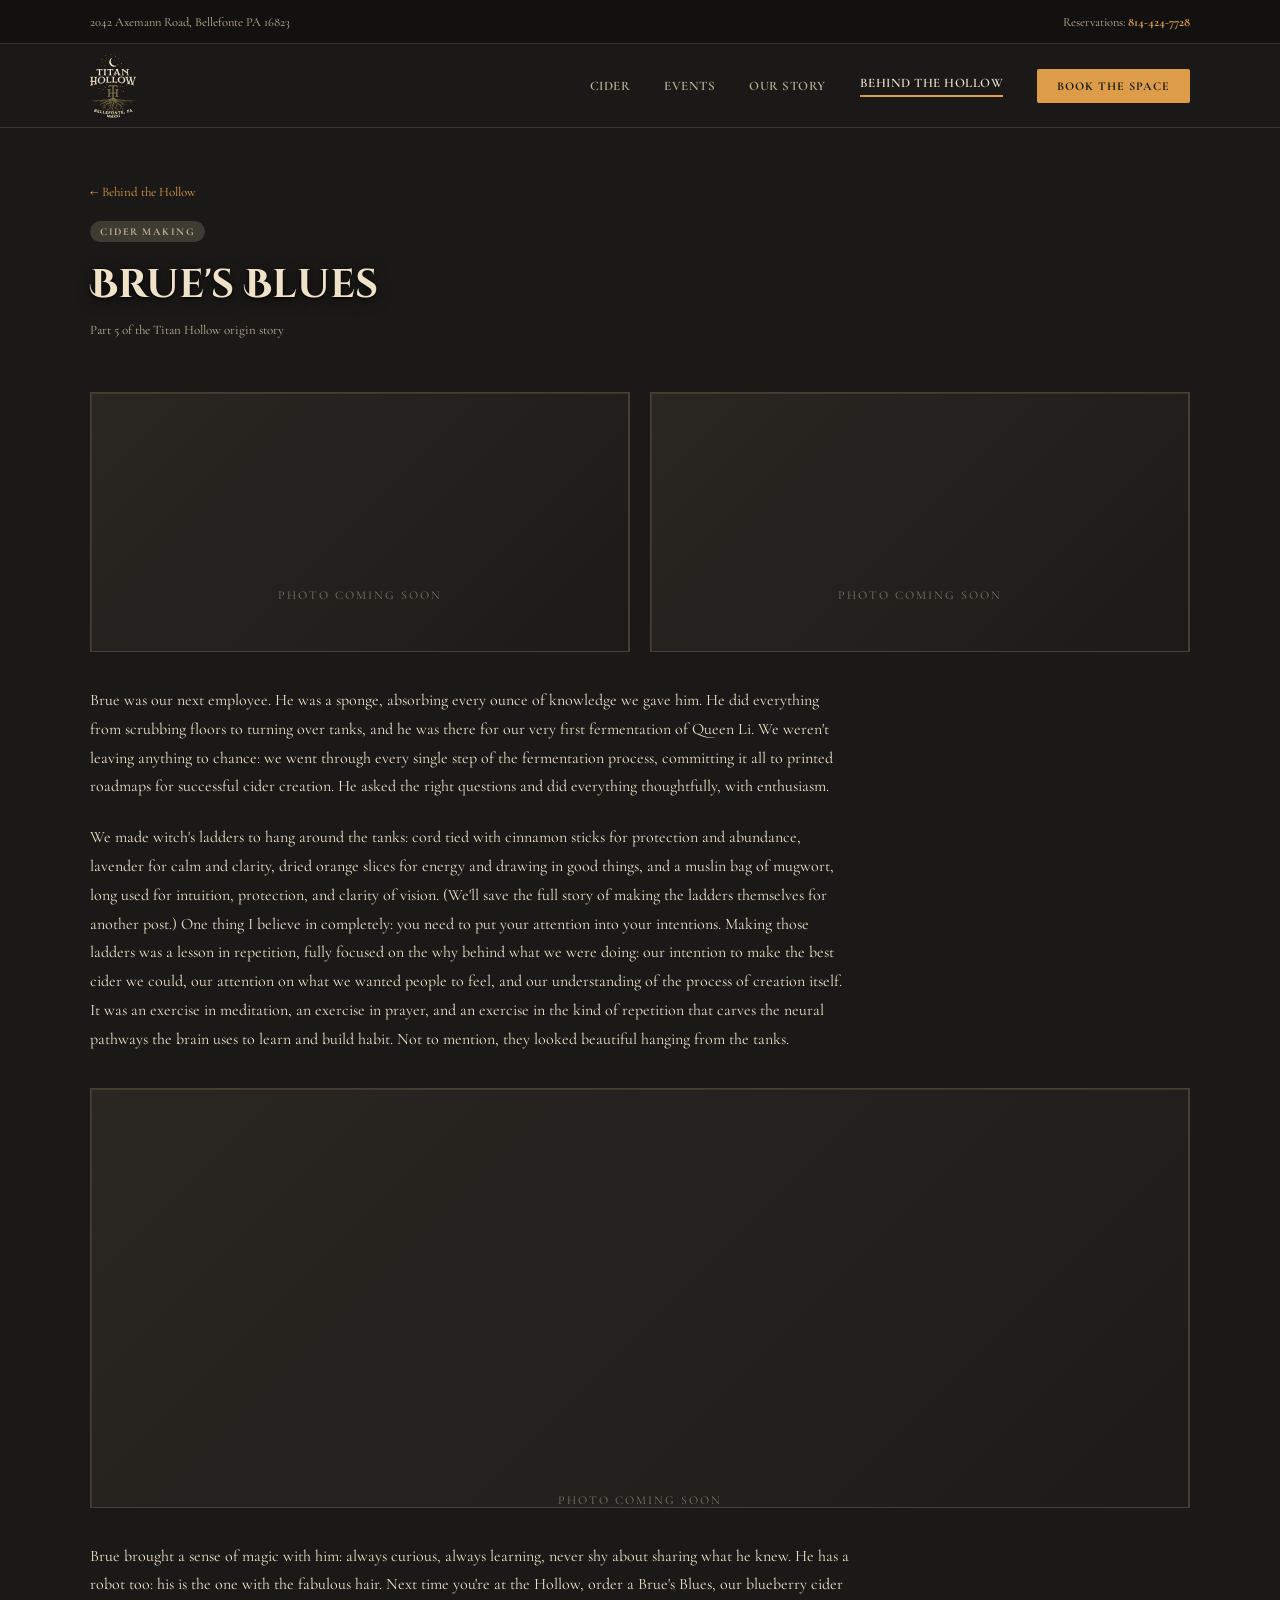
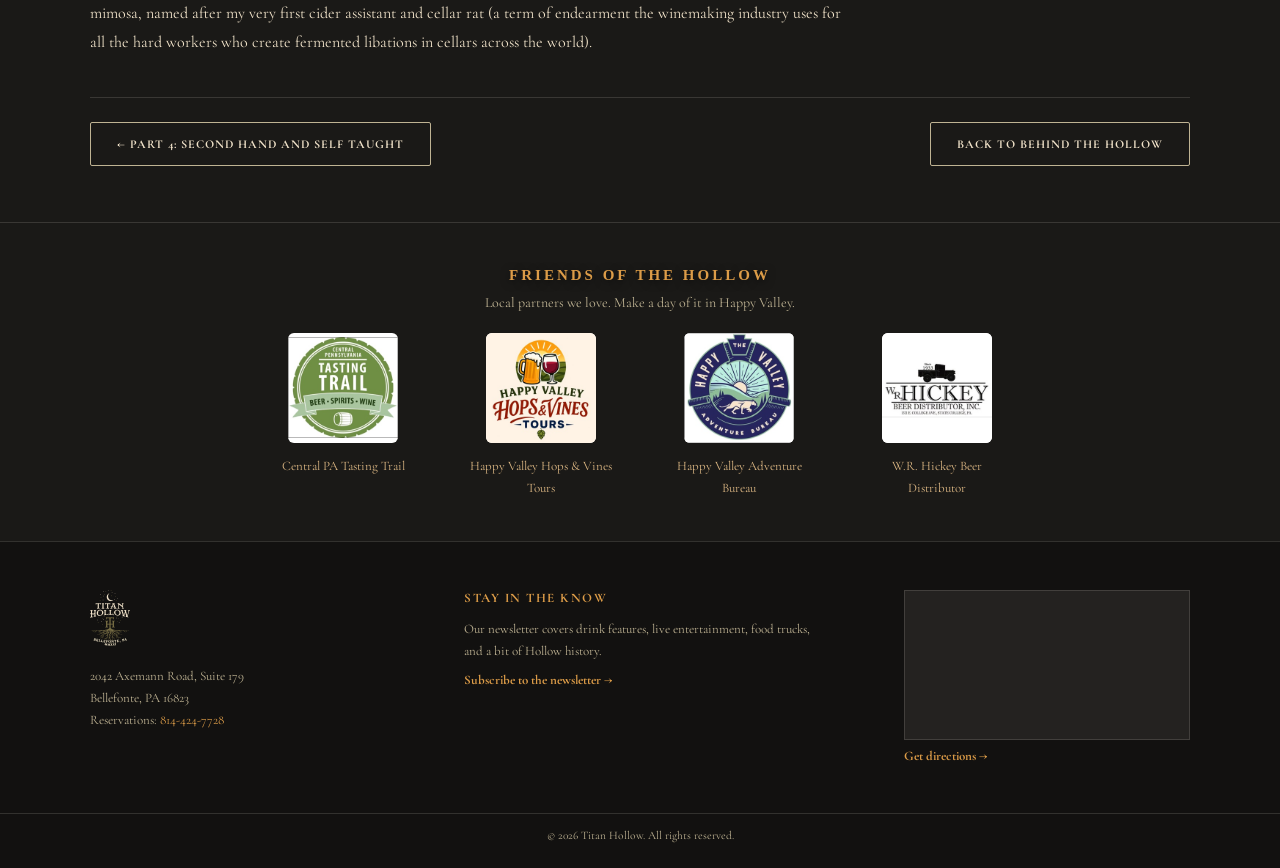
<file: blog-brues-blues.html>
<!doctype html><html><head><meta charset="utf-8"><title>Titan Hollow | Brue's Blues</title><meta name="robots" content="noindex, nofollow"><meta name="viewport" content="width=device-width, initial-scale=1">
    <style>
@import url('https://fonts.googleapis.com/css2?family=Cinzel+Decorative:wght@700&family=Cormorant+Garamond:ital,wght@0,400;0,600;1,400&family=IM+Fell+English+SC&display=swap');
* { box-sizing:border-box; margin:0; padding:0; }
html { background:#0d0d0c; }
body { font-family:'Cormorant Garamond', Georgia, serif; font-size:18px; background:#1a1917; color:#f0e2c9; width:1280px; margin:0 auto; }
.eyebrow { font-family:'IM Fell English SC', Georgia, serif; font-size:15px; letter-spacing:3px; text-transform:uppercase; color:#DC9C48; font-weight:700; margin-bottom:10px; text-shadow:0 2px 8px rgba(0,0,0,0.6); }
h1,h2,h3 { font-family:'Cinzel Decorative', Georgia, 'Times New Roman', serif; font-weight:700; color:#f0e2c9; text-shadow:0 3px 14px rgba(0,0,0,0.65), 0 1px 3px rgba(0,0,0,0.8); }
a { color:#DC9C48; text-decoration:none; }
.section { padding:56px 90px; overflow:hidden; }
.btn { display:inline-block; padding:14px 26px; border-radius:2px; font-size:13px; letter-spacing:1px; text-transform:uppercase; font-weight:700; cursor:pointer; }
.btn-solid { background:#DC9C48; color:#1a1917; }
.btn-outline { border:1.5px solid #BFB393; color:#f0e2c9; }
.tag { display:inline-block; font-size:10.5px; letter-spacing:1.5px; text-transform:uppercase; font-weight:700; padding:4px 10px; border-radius:20px; }
.tag-copper { background:rgba(201,133,62,0.18); color:#DC9C48; }
.tag-plum { background:rgba(191,179,147,0.22); color:#BFB393; }
.imgbox { overflow:hidden; border:1px solid rgba(244,238,223,0.14); background:#242220; }
.imgbox img { width:100%; height:100%; object-fit:cover; display:block; }
.editnote { background:#DC9C48; color:#1a1917; text-align:center; font-size:12.5px; font-weight:700; padding:9px 20px; }
.editnote a { color:#1a1917; text-decoration:underline; }
.post p { color:#f0e2c9; font-size:16px; line-height:1.8; margin-bottom:22px; max-width:760px; }
.post .imgbox { margin:34px 0; }
.post .imgrow { display:flex; gap:20px; margin:34px 0; }
.post .imgrow .imgbox { margin:0; width:50%; height:260px; }
</style><link rel="stylesheet" href="responsive.css"></head><body>
    <div style="height:44px; background:#121110; display:flex; align-items:center; justify-content:space-between;
                padding:0 90px; font-size:12.5px; color:#BFB393; border-bottom:1px solid rgba(244,238,223,0.14);">
      <div>2042 Axemann Road, Bellefonte PA 16823</div>
      <div>Reservations: <a href="tel:+18144247728" style="color:#DC9C48; font-weight:700;">814-424-7728</a></div>
    </div>
    <div style="height:84px; background:#1a1917; display:flex; align-items:center; justify-content:space-between;
                padding:0 90px; border-bottom:1px solid rgba(244,238,223,0.14);">
      <a href="home.html" style="display:flex; align-items:center;"><img src="images/titan-hollow-logo.svg" style="height:64px; width:auto;" alt="Titan Hollow"></a>
      <div style="display:flex; align-items:center;"><a href="cider.html" style="color:#BFB393; font-size:13px; letter-spacing:0.5px; text-transform:uppercase; font-weight:600; margin-right:34px;">Cider</a><a href="events.html" style="color:#BFB393; font-size:13px; letter-spacing:0.5px; text-transform:uppercase; font-weight:600; margin-right:34px;">Events</a><a href="our-story.html" style="color:#BFB393; font-size:13px; letter-spacing:0.5px; text-transform:uppercase; font-weight:600; margin-right:34px;">Our Story</a><a href="blog.html" style="color:#f0e2c9; border-bottom:2px solid #DC9C48; padding-bottom:4px; font-size:13px; letter-spacing:0.5px; text-transform:uppercase; font-weight:600; margin-right:34px;">Behind the Hollow</a><a href="book.html" class="btn btn-solid" style="font-size:12px; padding:10px 20px;">Book the Space</a></div>
    </div>

<div class="section" style="padding-bottom:20px;">
  <div style="font-size:13px; margin-bottom:18px;"><a href="blog.html">&larr; Behind the Hollow</a></div>
  <span class="tag tag-plum">Cider Making</span>
  <h1 style="font-size:40px; margin:16px 0 10px;">Brue's Blues</h1>
  <div style="font-size:13px; color:#BFB393;">Part 5 of the Titan Hollow origin story</div>
</div>

<div class="section post" style="padding-top:0;">
  <div class="imgrow">
    <div class="imgbox"><div style="width:100%;aspect-ratio:4/3;display:flex;align-items:center;justify-content:center;background:linear-gradient(135deg,#2a2622,#1a1816);color:#BFB39399;font-size:12px;letter-spacing:2px;text-transform:uppercase;border:1px solid #DC9C4833;">Photo coming soon</div></div>
    <div class="imgbox"><div style="width:100%;aspect-ratio:4/3;display:flex;align-items:center;justify-content:center;background:linear-gradient(135deg,#2a2622,#1a1816);color:#BFB39399;font-size:12px;letter-spacing:2px;text-transform:uppercase;border:1px solid #DC9C4833;">Photo coming soon</div></div>
  </div>

  <p>Brue was our next employee. He was a sponge, absorbing every ounce of knowledge we gave him. He did everything from scrubbing floors to turning over tanks, and he was there for our very first fermentation of Queen Li. We weren't leaving anything to chance: we went through every single step of the fermentation process, committing it all to printed roadmaps for successful cider creation. He asked the right questions and did everything thoughtfully, with enthusiasm.</p>

  <p>We made witch's ladders to hang around the tanks: cord tied with cinnamon sticks for protection and abundance, lavender for calm and clarity, dried orange slices for energy and drawing in good things, and a muslin bag of mugwort, long used for intuition, protection, and clarity of vision. (We'll save the full story of making the ladders themselves for another post.) One thing I believe in completely: you need to put your attention into your intentions. Making those ladders was a lesson in repetition, fully focused on the why behind what we were doing: our intention to make the best cider we could, our attention on what we wanted people to feel, and our understanding of the process of creation itself. It was an exercise in meditation, an exercise in prayer, and an exercise in the kind of repetition that carves the neural pathways the brain uses to learn and build habit. Not to mention, they looked beautiful hanging from the tanks.</p>

  <div class="imgbox" style="height:420px;"><div style="width:100%;aspect-ratio:4/3;display:flex;align-items:center;justify-content:center;background:linear-gradient(135deg,#2a2622,#1a1816);color:#BFB39399;font-size:12px;letter-spacing:2px;text-transform:uppercase;border:1px solid #DC9C4833;">Photo coming soon</div></div>

  <p>Brue brought a sense of magic with him: always curious, always learning, never shy about sharing what he knew. He has a robot too: his is the one with the fabulous hair. Next time you're at the Hollow, order a Brue's Blues, our blueberry cider mimosa, named after my very first cider assistant and cellar rat (a term of endearment the winemaking industry uses for all the hard workers who create fermented libations in cellars across the world).</p>

  <div style="margin-top:40px; padding-top:24px; border-top:1px solid rgba(244,238,223,0.14); display:flex; justify-content:space-between; align-items:center;">
    <a href="blog-secondhand.html" class="btn btn-outline" style="font-size:12px;">&larr; Part 4: Second Hand and Self Taught</a>
    <a href="blog.html" class="btn btn-outline" style="font-size:12px;">Back to Behind the Hollow</a>
  </div>
</div>

<div class="section friends" style="padding-top:44px; padding-bottom:44px; border-top:1px solid rgba(244,238,223,0.14); text-align:center;">
  <div class="eyebrow">Friends of the Hollow</div>
  <p style="color:#BFB393; font-size:14px; margin:4px auto 22px; max-width:560px;">Local partners we love. Make a day of it in Happy Valley.</p>
  <div class="friends-row" style="display:flex; justify-content:center; flex-wrap:wrap; gap:28px 48px;">
    <a href="https://www.centralpatastingtrail.com/" target="_blank" rel="noopener" style="display:block; text-align:center;"><img src="images/partner-tasting-trail.jpg" alt="Central PA Tasting Trail logo" style="height:110px; border-radius:6px; background:#fff; display:block; margin:0 auto 10px;"><span style="font-size:13px; color:#DDB884;">Central PA Tasting Trail</span></a>
    <a href="https://www.hopsandvinestours.com/" target="_blank" rel="noopener" style="display:block; text-align:center;"><img src="images/partner-hops-vines.jpg" alt="Happy Valley Hops &amp; Vines Tours logo" style="height:110px; border-radius:6px; background:#fff; display:block; margin:0 auto 10px;"><span style="font-size:13px; color:#DDB884;">Happy Valley Hops &amp; Vines Tours</span></a>
    <a href="https://happyvalley.com/" target="_blank" rel="noopener" style="display:block; text-align:center;"><img src="images/partner-happy-valley-adventure-bureau.jpg" alt="Happy Valley Adventure Bureau logo" style="height:110px; border-radius:6px; background:#fff; display:block; margin:0 auto 10px;"><span style="font-size:13px; color:#DDB884;">Happy Valley Adventure Bureau</span></a>
    <a href="https://wrhickey.com/" target="_blank" rel="noopener" style="display:block; text-align:center;"><img src="images/partner-wr-hickey-square.jpg" alt="W.R. Hickey Beer Distributor logo" style="height:110px; border-radius:6px; background:#fff; display:block; margin:0 auto 10px;"><span style="font-size:13px; color:#DDB884;">W.R. Hickey Beer Distributor</span></a>
  </div>
</div>
    <div style="padding:48px 90px; background:#121110; display:flex; justify-content:space-between; border-top:1px solid rgba(244,238,223,0.14);">
      <div style="width:26%;">
        <img src="images/titan-hollow-logo.svg" style="height:56px; width:auto; margin-bottom:14px;" alt="Titan Hollow">
        <div style="font-size:13px; color:#BFB393; line-height:1.7;">2042 Axemann Road, Suite 179<br>Bellefonte, PA 16823<br>Reservations: <a href="tel:+18144247728">814-424-7728</a></div>
      </div>
      <div style="width:32%;">
        <div style="font-size:13px; color:#DC9C48; text-transform:uppercase; letter-spacing:1.5px; font-weight:700; margin-bottom:12px;">Stay in the Know</div>
        <div style="font-size:13px; color:#BFB393; line-height:1.7; margin-bottom:10px;">Our newsletter covers drink features, live entertainment, food trucks, and a bit of Hollow history.</div>
        <a href="https://mailchi.mp/titanhollow/60pbl9o3km" target="_blank" rel="noopener" style="display:block; font-size:13px; color:#DC9C48; font-weight:700;">Subscribe to the newsletter &rarr;</a>
      </div>
      <div style="width:26%;"><div class="imgbox map" style="height:150px;"><iframe title="Map to Titan Hollow" src="https://www.google.com/maps/embed?origin=mfe&amp;pb=!1m2!2m1!1sTitan+Hollow,+2042+Axemann+Road,+Bellefonte,+PA+16823" style="width:100%; height:100%; border:0; display:block;" loading="lazy" referrerpolicy="no-referrer-when-downgrade" allowfullscreen></iframe></div><a href="https://www.google.com/maps/dir/?api=1&amp;destination=Titan+Hollow,+2042+Axemann+Road,+Bellefonte,+PA+16823" target="_blank" rel="noopener" style="display:inline-block; margin-top:8px; font-size:13px; font-weight:700;">Get directions &rarr;</a></div>
    </div>
    <div style="background:#121110; text-align:center; font-size:11.5px; color:#BFB393; padding:14px 0 26px; border-top:1px solid rgba(244,238,223,0.14);">&copy; 2026 Titan Hollow. All rights reserved.</div>
    <script src="site.js"></script>
</body></html>
</file>
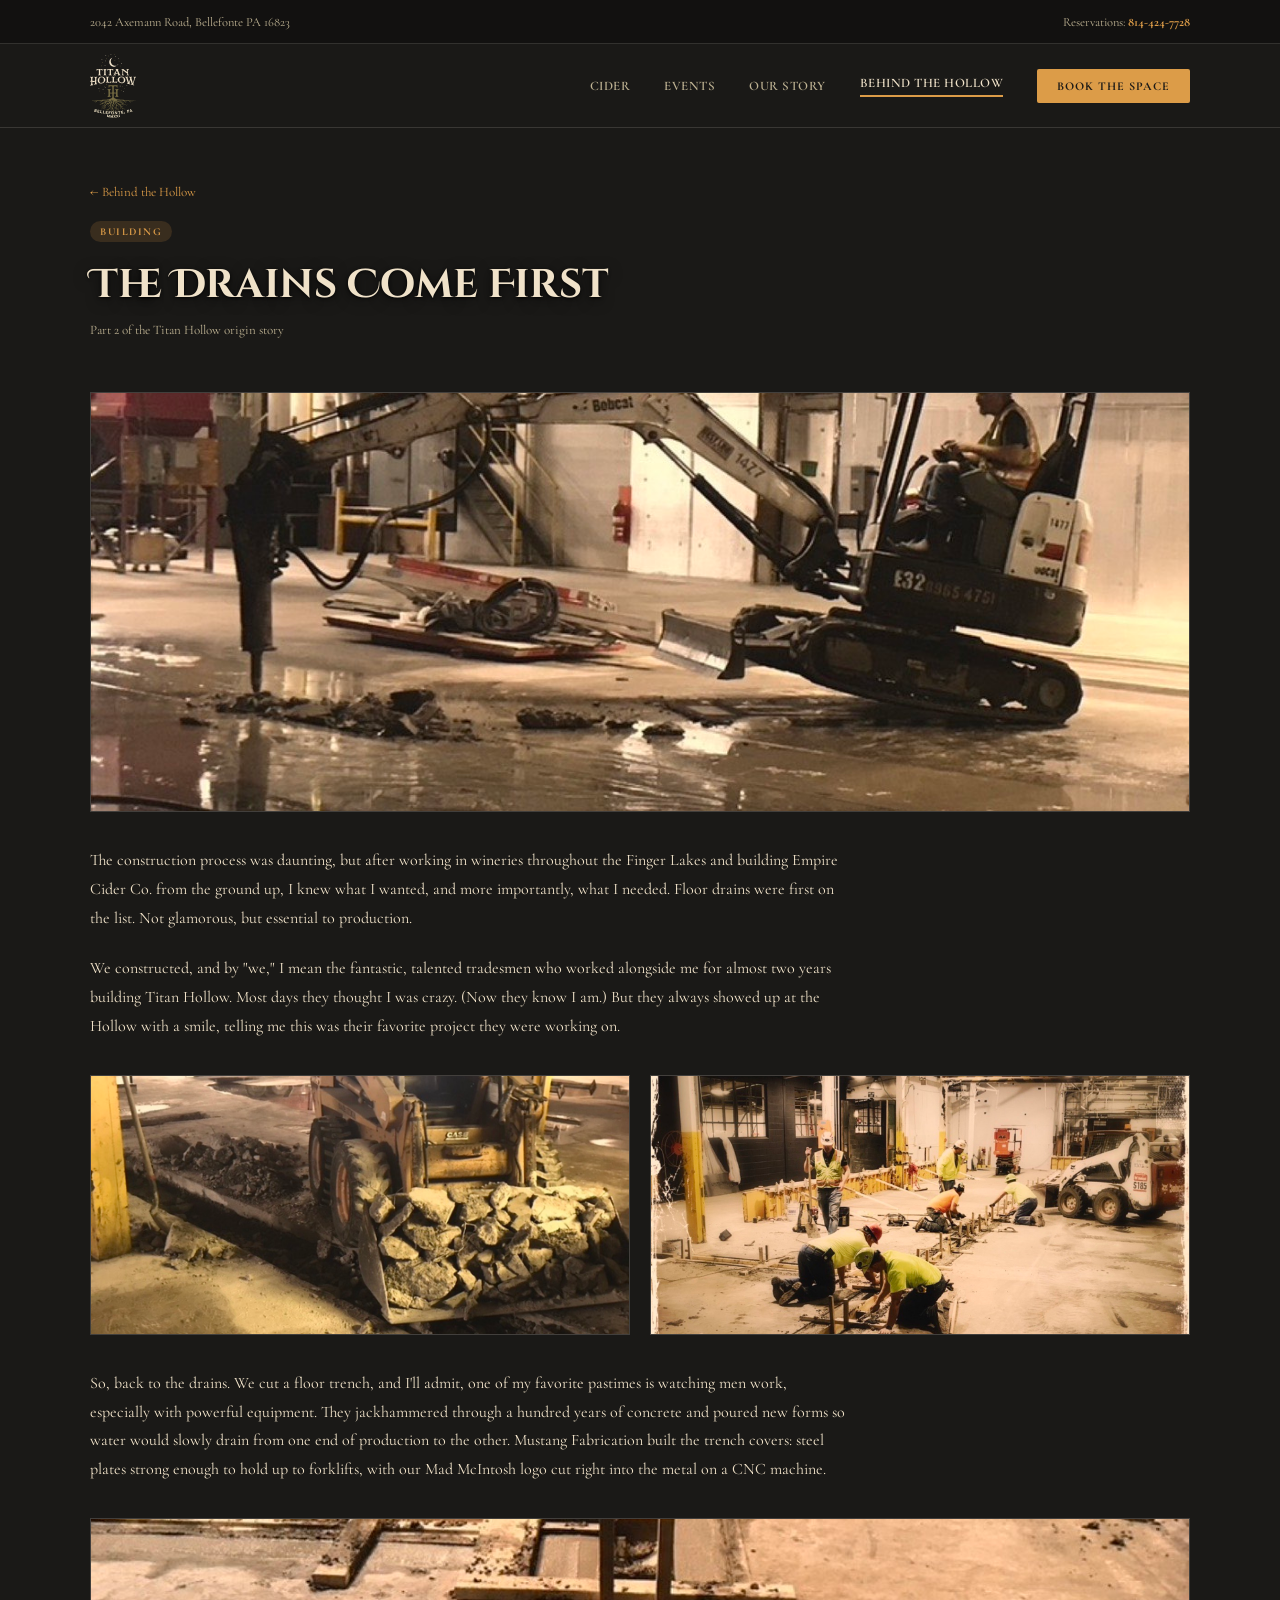
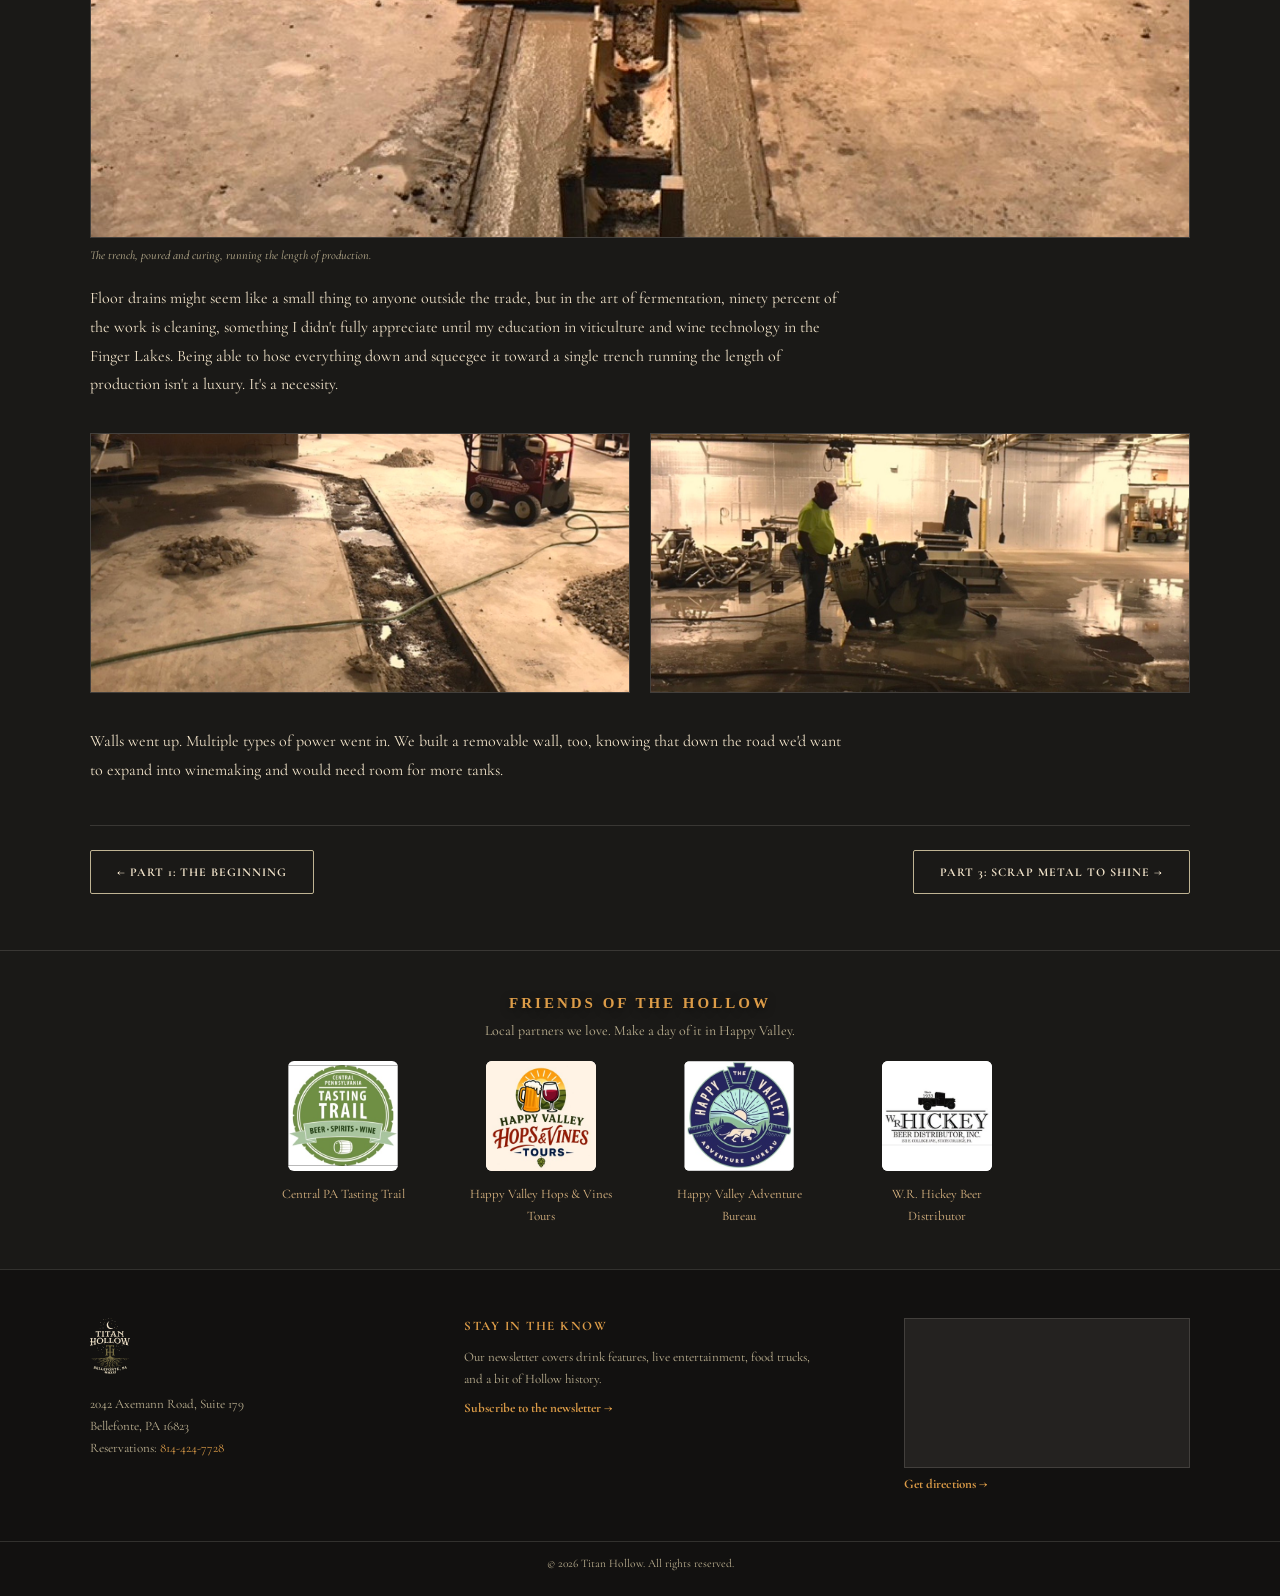
<file: blog-drains.html>
<!doctype html><html><head><meta charset="utf-8"><title>Titan Hollow | The Drains</title><meta name="robots" content="noindex, nofollow"><meta name="viewport" content="width=device-width, initial-scale=1">
    <style>
@import url('https://fonts.googleapis.com/css2?family=Cinzel+Decorative:wght@700&family=Cormorant+Garamond:ital,wght@0,400;0,600;1,400&family=IM+Fell+English+SC&display=swap');
* { box-sizing:border-box; margin:0; padding:0; }
html { background:#0d0d0c; }
body { font-family:'Cormorant Garamond', Georgia, serif; font-size:18px; background:#1a1917; color:#f0e2c9; width:1280px; margin:0 auto; }
.eyebrow { font-family:'IM Fell English SC', Georgia, serif; font-size:15px; letter-spacing:3px; text-transform:uppercase; color:#DC9C48; font-weight:700; margin-bottom:10px; text-shadow:0 2px 8px rgba(0,0,0,0.6); }
h1,h2,h3 { font-family:'Cinzel Decorative', Georgia, 'Times New Roman', serif; font-weight:700; color:#f0e2c9; text-shadow:0 3px 14px rgba(0,0,0,0.65), 0 1px 3px rgba(0,0,0,0.8); }
a { color:#DC9C48; text-decoration:none; }
.section { padding:56px 90px; overflow:hidden; }
.btn { display:inline-block; padding:14px 26px; border-radius:2px; font-size:13px; letter-spacing:1px; text-transform:uppercase; font-weight:700; cursor:pointer; }
.btn-solid { background:#DC9C48; color:#1a1917; }
.btn-outline { border:1.5px solid #BFB393; color:#f0e2c9; }
.tag { display:inline-block; font-size:10.5px; letter-spacing:1.5px; text-transform:uppercase; font-weight:700; padding:4px 10px; border-radius:20px; }
.tag-copper { background:rgba(201,133,62,0.18); color:#DC9C48; }
.tag-plum { background:rgba(191,179,147,0.22); color:#BFB393; }
.imgbox { overflow:hidden; border:1px solid rgba(244,238,223,0.14); background:#242220; }
.imgbox img { width:100%; height:100%; object-fit:cover; display:block; }
.editnote { background:#DC9C48; color:#1a1917; text-align:center; font-size:12.5px; font-weight:700; padding:9px 20px; }
.editnote a { color:#1a1917; text-decoration:underline; }
.post p { color:#f0e2c9; font-size:16px; line-height:1.8; margin-bottom:22px; max-width:760px; }
.post .imgbox { margin:34px 0; }
.post .imgrow { display:flex; gap:20px; margin:34px 0; }
.post .imgrow .imgbox { margin:0; width:50%; height:260px; }
.caption { font-size:12px; color:#BFB393; font-style:italic; margin-top:-24px; margin-bottom:22px; }
</style><link rel="stylesheet" href="responsive.css"></head><body>
    <div style="height:44px; background:#121110; display:flex; align-items:center; justify-content:space-between;
                padding:0 90px; font-size:12.5px; color:#BFB393; border-bottom:1px solid rgba(244,238,223,0.14);">
      <div>2042 Axemann Road, Bellefonte PA 16823</div>
      <div>Reservations: <a href="tel:+18144247728" style="color:#DC9C48; font-weight:700;">814-424-7728</a></div>
    </div>
    <div style="height:84px; background:#1a1917; display:flex; align-items:center; justify-content:space-between;
                padding:0 90px; border-bottom:1px solid rgba(244,238,223,0.14);">
      <a href="home.html" style="display:flex; align-items:center;"><img src="images/titan-hollow-logo.svg" style="height:64px; width:auto;" alt="Titan Hollow"></a>
      <div style="display:flex; align-items:center;"><a href="cider.html" style="color:#BFB393; font-size:13px; letter-spacing:0.5px; text-transform:uppercase; font-weight:600; margin-right:34px;">Cider</a><a href="events.html" style="color:#BFB393; font-size:13px; letter-spacing:0.5px; text-transform:uppercase; font-weight:600; margin-right:34px;">Events</a><a href="our-story.html" style="color:#BFB393; font-size:13px; letter-spacing:0.5px; text-transform:uppercase; font-weight:600; margin-right:34px;">Our Story</a><a href="blog.html" style="color:#f0e2c9; border-bottom:2px solid #DC9C48; padding-bottom:4px; font-size:13px; letter-spacing:0.5px; text-transform:uppercase; font-weight:600; margin-right:34px;">Behind the Hollow</a><a href="book.html" class="btn btn-solid" style="font-size:12px; padding:10px 20px;">Book the Space</a></div>
    </div>

<div class="section" style="padding-bottom:20px;">
  <div style="font-size:13px; margin-bottom:18px;"><a href="blog.html">&larr; Behind the Hollow</a></div>
  <span class="tag tag-copper">Building</span>
  <h1 style="font-size:40px; margin:16px 0 10px;">The Drains Come First</h1>
  <div style="font-size:13px; color:#BFB393;">Part 2 of the Titan Hollow origin story</div>
</div>

<div class="section post" style="padding-top:0;">
  <div class="imgbox" style="height:420px;"><img src="images/blog-drains-jackhammer.jpg" alt="Jackhammering through a hundred years of concrete"></div>

  <p>The construction process was daunting, but after working in wineries throughout the Finger Lakes and building Empire Cider Co. from the ground up, I knew what I wanted, and more importantly, what I needed. Floor drains were first on the list. Not glamorous, but essential to production.</p>

  <p>We constructed, and by "we," I mean the fantastic, talented tradesmen who worked alongside me for almost two years building Titan Hollow. Most days they thought I was crazy. (Now they know I am.) But they always showed up at the Hollow with a smile, telling me this was their favorite project they were working on.</p>

  <div class="imgrow">
    <div class="imgbox"><img src="images/blog-drains-rubble.jpg" alt="Clearing broken concrete from the trench line"></div>
    <div class="imgbox"><img src="images/blog-drains-crew-forms.jpg" alt="The crew setting wood forms for the trench"></div>
  </div>

  <p>So, back to the drains. We cut a floor trench, and I'll admit, one of my favorite pastimes is watching men work, especially with powerful equipment. They jackhammered through a hundred years of concrete and poured new forms so water would slowly drain from one end of production to the other. Mustang Fabrication built the trench covers: steel plates strong enough to hold up to forklifts, with our Mad McIntosh logo cut right into the metal on a CNC machine.</p>

  <div class="imgbox" style="height:320px;"><img src="images/blog-drains-pour.jpg" alt="The trench forms, poured and curing"></div>
  <div class="caption">The trench, poured and curing, running the length of production.</div>

  <p>Floor drains might seem like a small thing to anyone outside the trade, but in the art of fermentation, ninety percent of the work is cleaning, something I didn't fully appreciate until my education in viticulture and wine technology in the Finger Lakes. Being able to hose everything down and squeegee it toward a single trench running the length of production isn't a luxury. It's a necessity.</p>

  <div class="imgrow">
    <div class="imgbox"><img src="images/blog-drains-trench-open.jpg" alt="The open trench before final finishing"></div>
    <div class="imgbox"><img src="images/blog-drains-scrub.jpg" alt="Scrubbing the finished floor"></div>
  </div>

  <p>Walls went up. Multiple types of power went in. We built a removable wall, too, knowing that down the road we'd want to expand into winemaking and would need room for more tanks.</p>

  <div style="margin-top:40px; padding-top:24px; border-top:1px solid rgba(244,238,223,0.14); display:flex; justify-content:space-between; align-items:center;">
    <a href="blog-the-beginning.html" class="btn btn-outline" style="font-size:12px;">&larr; Part 1: The Beginning</a>
    <a href="blog-scrap-metal.html" class="btn btn-outline" style="font-size:12px;">Part 3: Scrap Metal to Shine &rarr;</a>
  </div>
</div>

<div class="section friends" style="padding-top:44px; padding-bottom:44px; border-top:1px solid rgba(244,238,223,0.14); text-align:center;">
  <div class="eyebrow">Friends of the Hollow</div>
  <p style="color:#BFB393; font-size:14px; margin:4px auto 22px; max-width:560px;">Local partners we love. Make a day of it in Happy Valley.</p>
  <div class="friends-row" style="display:flex; justify-content:center; flex-wrap:wrap; gap:28px 48px;">
    <a href="https://www.centralpatastingtrail.com/" target="_blank" rel="noopener" style="display:block; text-align:center;"><img src="images/partner-tasting-trail.jpg" alt="Central PA Tasting Trail logo" style="height:110px; border-radius:6px; background:#fff; display:block; margin:0 auto 10px;"><span style="font-size:13px; color:#DDB884;">Central PA Tasting Trail</span></a>
    <a href="https://www.hopsandvinestours.com/" target="_blank" rel="noopener" style="display:block; text-align:center;"><img src="images/partner-hops-vines.jpg" alt="Happy Valley Hops &amp; Vines Tours logo" style="height:110px; border-radius:6px; background:#fff; display:block; margin:0 auto 10px;"><span style="font-size:13px; color:#DDB884;">Happy Valley Hops &amp; Vines Tours</span></a>
    <a href="https://happyvalley.com/" target="_blank" rel="noopener" style="display:block; text-align:center;"><img src="images/partner-happy-valley-adventure-bureau.jpg" alt="Happy Valley Adventure Bureau logo" style="height:110px; border-radius:6px; background:#fff; display:block; margin:0 auto 10px;"><span style="font-size:13px; color:#DDB884;">Happy Valley Adventure Bureau</span></a>
    <a href="https://wrhickey.com/" target="_blank" rel="noopener" style="display:block; text-align:center;"><img src="images/partner-wr-hickey-square.jpg" alt="W.R. Hickey Beer Distributor logo" style="height:110px; border-radius:6px; background:#fff; display:block; margin:0 auto 10px;"><span style="font-size:13px; color:#DDB884;">W.R. Hickey Beer Distributor</span></a>
  </div>
</div>
    <div style="padding:48px 90px; background:#121110; display:flex; justify-content:space-between; border-top:1px solid rgba(244,238,223,0.14);">
      <div style="width:26%;">
        <img src="images/titan-hollow-logo.svg" style="height:56px; width:auto; margin-bottom:14px;" alt="Titan Hollow">
        <div style="font-size:13px; color:#BFB393; line-height:1.7;">2042 Axemann Road, Suite 179<br>Bellefonte, PA 16823<br>Reservations: <a href="tel:+18144247728">814-424-7728</a></div>
      </div>
      <div style="width:32%;">
        <div style="font-size:13px; color:#DC9C48; text-transform:uppercase; letter-spacing:1.5px; font-weight:700; margin-bottom:12px;">Stay in the Know</div>
        <div style="font-size:13px; color:#BFB393; line-height:1.7; margin-bottom:10px;">Our newsletter covers drink features, live entertainment, food trucks, and a bit of Hollow history.</div>
        <a href="https://mailchi.mp/titanhollow/60pbl9o3km" target="_blank" rel="noopener" style="display:block; font-size:13px; color:#DC9C48; font-weight:700;">Subscribe to the newsletter &rarr;</a>
      </div>
      <div style="width:26%;"><div class="imgbox map" style="height:150px;"><iframe title="Map to Titan Hollow" src="https://www.google.com/maps/embed?origin=mfe&amp;pb=!1m2!2m1!1sTitan+Hollow,+2042+Axemann+Road,+Bellefonte,+PA+16823" style="width:100%; height:100%; border:0; display:block;" loading="lazy" referrerpolicy="no-referrer-when-downgrade" allowfullscreen></iframe></div><a href="https://www.google.com/maps/dir/?api=1&amp;destination=Titan+Hollow,+2042+Axemann+Road,+Bellefonte,+PA+16823" target="_blank" rel="noopener" style="display:inline-block; margin-top:8px; font-size:13px; font-weight:700;">Get directions &rarr;</a></div>
    </div>
    <div style="background:#121110; text-align:center; font-size:11.5px; color:#BFB393; padding:14px 0 26px; border-top:1px solid rgba(244,238,223,0.14);">&copy; 2026 Titan Hollow. All rights reserved.</div>
    <script src="site.js"></script>
</body></html>
</file>
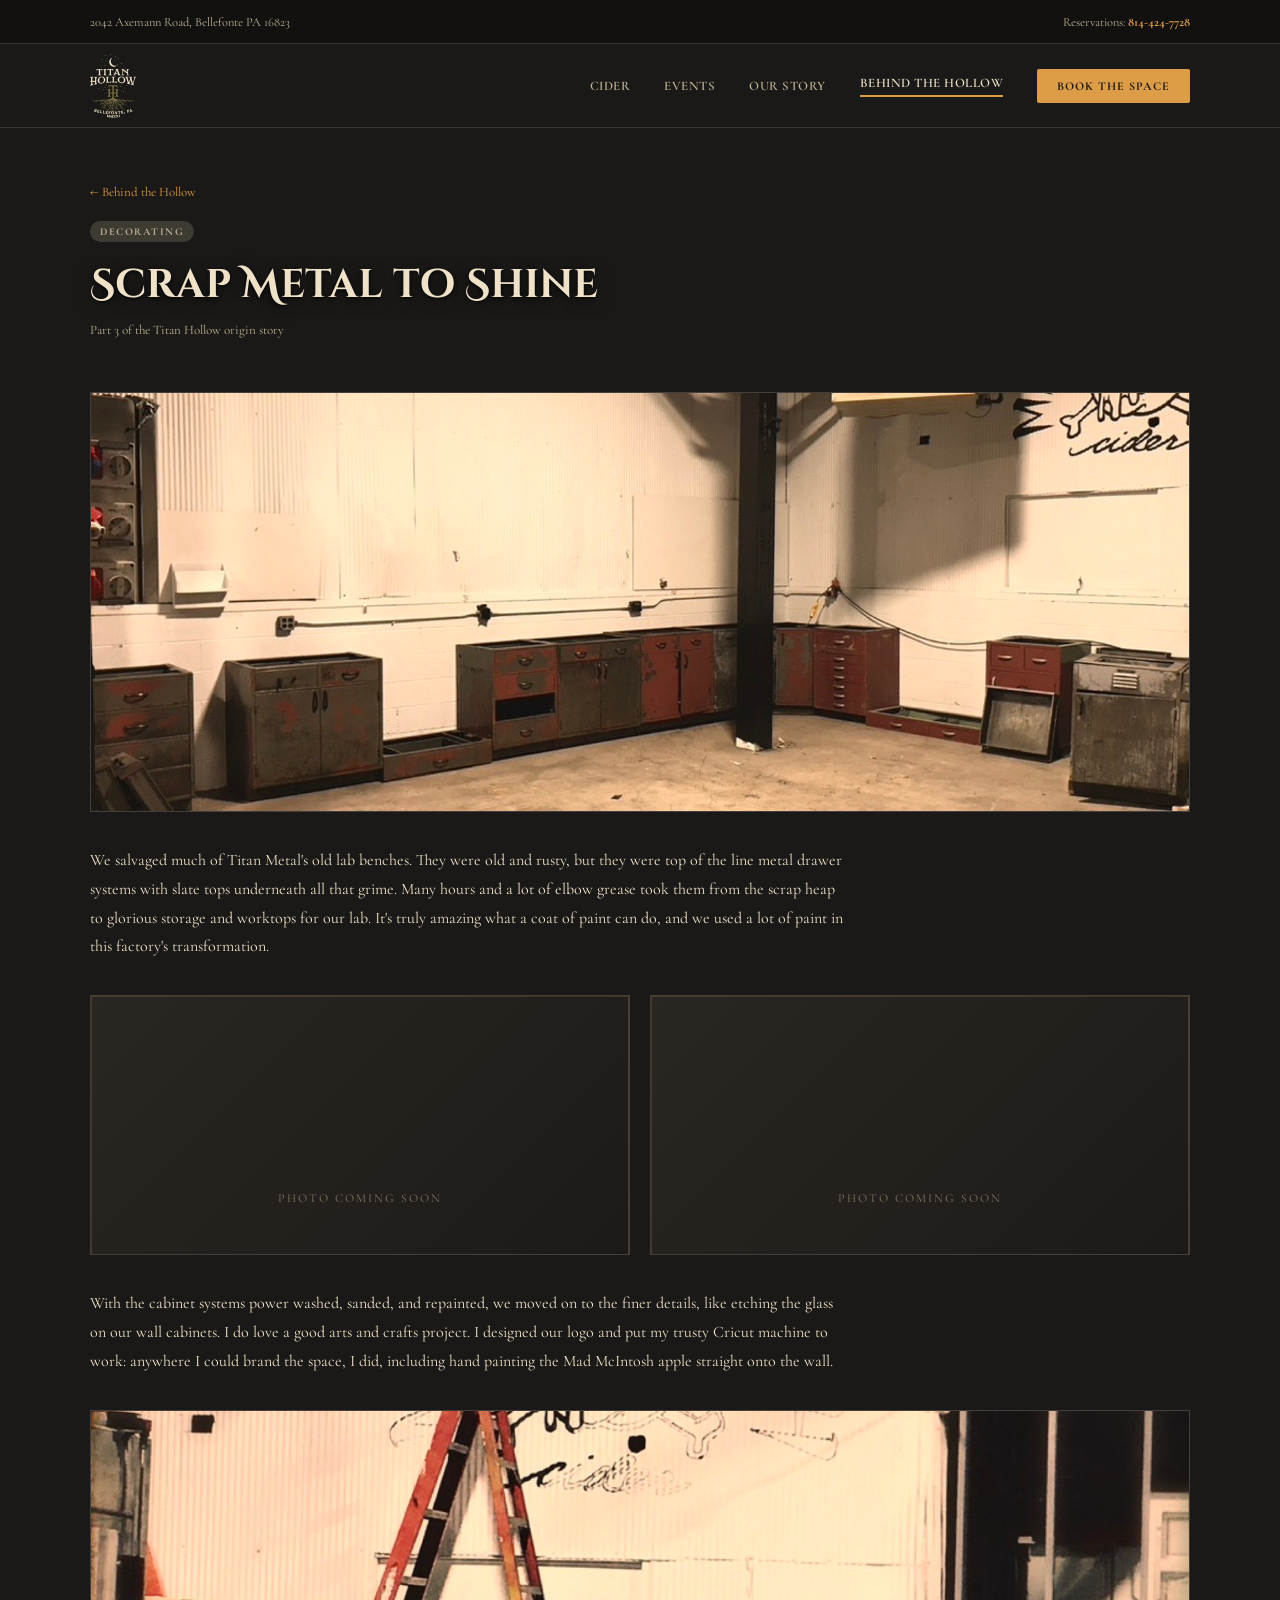
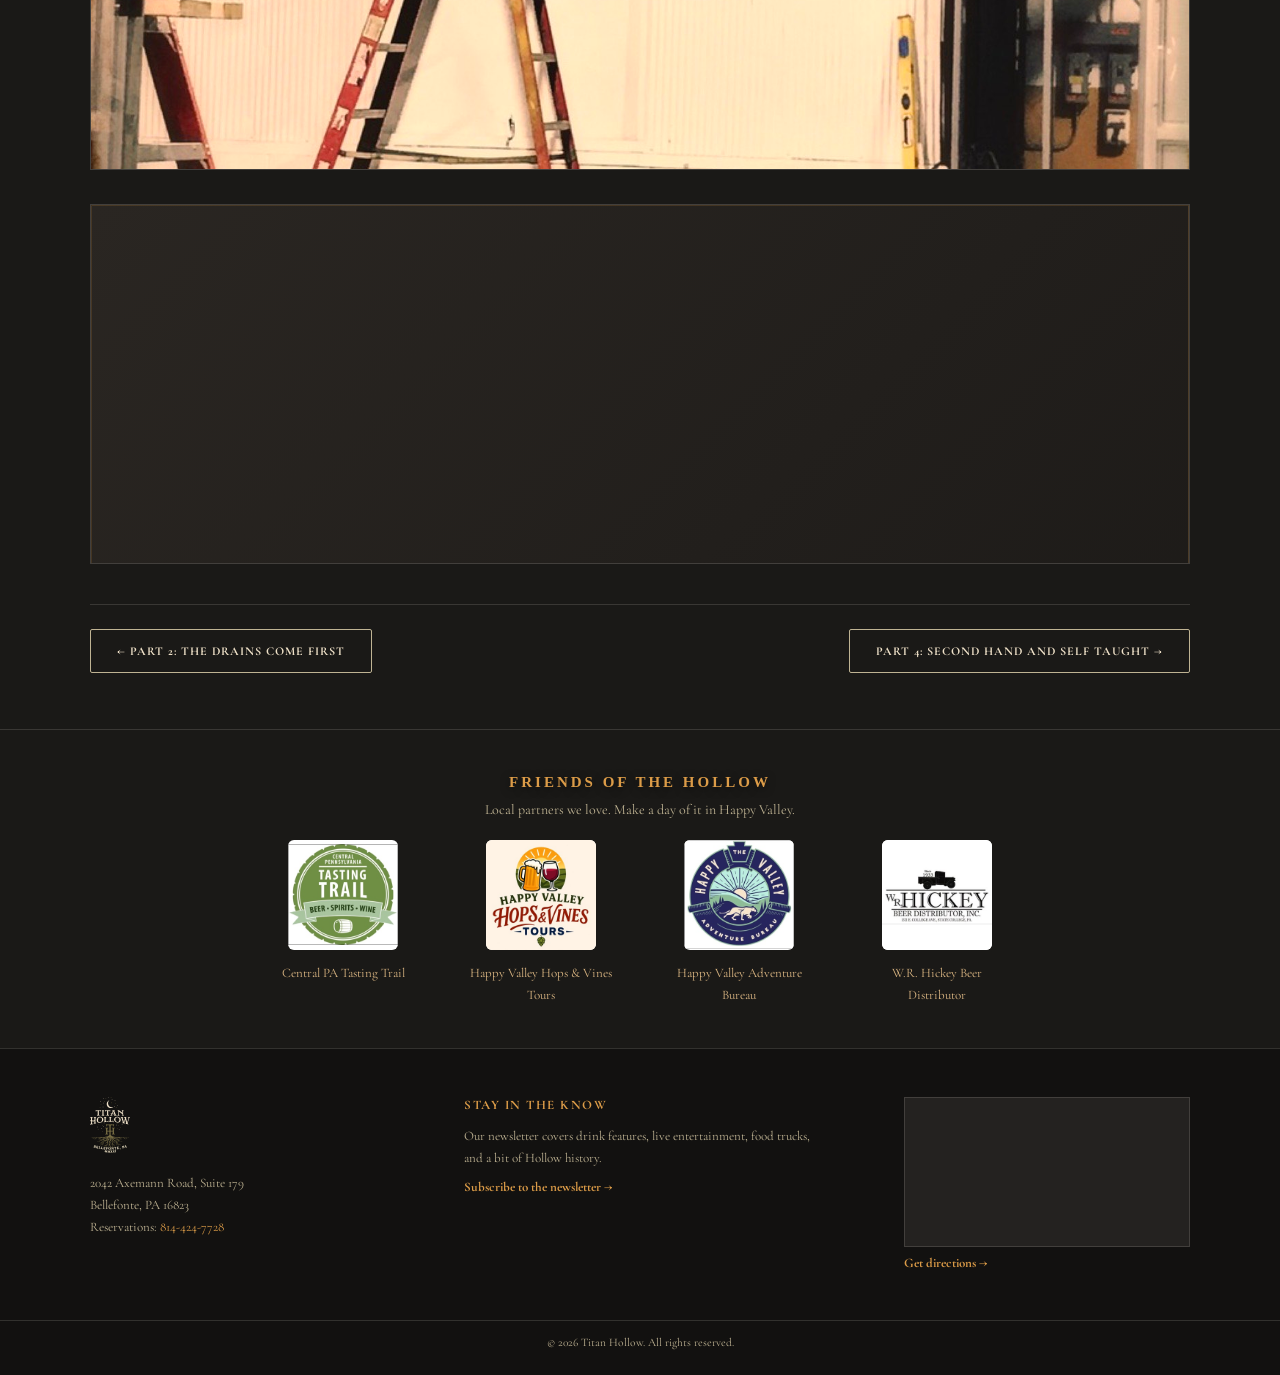
<file: blog-scrap-metal.html>
<!doctype html><html><head><meta charset="utf-8"><title>Titan Hollow | Scrap Metal</title><meta name="robots" content="noindex, nofollow"><meta name="viewport" content="width=device-width, initial-scale=1">
    <style>
@import url('https://fonts.googleapis.com/css2?family=Cinzel+Decorative:wght@700&family=Cormorant+Garamond:ital,wght@0,400;0,600;1,400&family=IM+Fell+English+SC&display=swap');
* { box-sizing:border-box; margin:0; padding:0; }
html { background:#0d0d0c; }
body { font-family:'Cormorant Garamond', Georgia, serif; font-size:18px; background:#1a1917; color:#f0e2c9; width:1280px; margin:0 auto; }
.eyebrow { font-family:'IM Fell English SC', Georgia, serif; font-size:15px; letter-spacing:3px; text-transform:uppercase; color:#DC9C48; font-weight:700; margin-bottom:10px; text-shadow:0 2px 8px rgba(0,0,0,0.6); }
h1,h2,h3 { font-family:'Cinzel Decorative', Georgia, 'Times New Roman', serif; font-weight:700; color:#f0e2c9; text-shadow:0 3px 14px rgba(0,0,0,0.65), 0 1px 3px rgba(0,0,0,0.8); }
a { color:#DC9C48; text-decoration:none; }
.section { padding:56px 90px; overflow:hidden; }
.btn { display:inline-block; padding:14px 26px; border-radius:2px; font-size:13px; letter-spacing:1px; text-transform:uppercase; font-weight:700; cursor:pointer; }
.btn-solid { background:#DC9C48; color:#1a1917; }
.btn-outline { border:1.5px solid #BFB393; color:#f0e2c9; }
.tag { display:inline-block; font-size:10.5px; letter-spacing:1.5px; text-transform:uppercase; font-weight:700; padding:4px 10px; border-radius:20px; }
.tag-copper { background:rgba(201,133,62,0.18); color:#DC9C48; }
.tag-plum { background:rgba(191,179,147,0.22); color:#BFB393; }
.imgbox { overflow:hidden; border:1px solid rgba(244,238,223,0.14); background:#242220; }
.imgbox img { width:100%; height:100%; object-fit:cover; display:block; }
.editnote { background:#DC9C48; color:#1a1917; text-align:center; font-size:12.5px; font-weight:700; padding:9px 20px; }
.editnote a { color:#1a1917; text-decoration:underline; }
.post p { color:#f0e2c9; font-size:16px; line-height:1.8; margin-bottom:22px; max-width:760px; }
.post .imgbox { margin:34px 0; }
.post .imgrow { display:flex; gap:20px; margin:34px 0; }
.post .imgrow .imgbox { margin:0; width:50%; height:260px; }
</style><link rel="stylesheet" href="responsive.css"></head><body>
    <div style="height:44px; background:#121110; display:flex; align-items:center; justify-content:space-between;
                padding:0 90px; font-size:12.5px; color:#BFB393; border-bottom:1px solid rgba(244,238,223,0.14);">
      <div>2042 Axemann Road, Bellefonte PA 16823</div>
      <div>Reservations: <a href="tel:+18144247728" style="color:#DC9C48; font-weight:700;">814-424-7728</a></div>
    </div>
    <div style="height:84px; background:#1a1917; display:flex; align-items:center; justify-content:space-between;
                padding:0 90px; border-bottom:1px solid rgba(244,238,223,0.14);">
      <a href="home.html" style="display:flex; align-items:center;"><img src="images/titan-hollow-logo.svg" style="height:64px; width:auto;" alt="Titan Hollow"></a>
      <div style="display:flex; align-items:center;"><a href="cider.html" style="color:#BFB393; font-size:13px; letter-spacing:0.5px; text-transform:uppercase; font-weight:600; margin-right:34px;">Cider</a><a href="events.html" style="color:#BFB393; font-size:13px; letter-spacing:0.5px; text-transform:uppercase; font-weight:600; margin-right:34px;">Events</a><a href="our-story.html" style="color:#BFB393; font-size:13px; letter-spacing:0.5px; text-transform:uppercase; font-weight:600; margin-right:34px;">Our Story</a><a href="blog.html" style="color:#f0e2c9; border-bottom:2px solid #DC9C48; padding-bottom:4px; font-size:13px; letter-spacing:0.5px; text-transform:uppercase; font-weight:600; margin-right:34px;">Behind the Hollow</a><a href="book.html" class="btn btn-solid" style="font-size:12px; padding:10px 20px;">Book the Space</a></div>
    </div>

<div class="section" style="padding-bottom:20px;">
  <div style="font-size:13px; margin-bottom:18px;"><a href="blog.html">&larr; Behind the Hollow</a></div>
  <span class="tag tag-plum">Decorating</span>
  <h1 style="font-size:40px; margin:16px 0 10px;">Scrap Metal to Shine</h1>
  <div style="font-size:13px; color:#BFB393;">Part 3 of the Titan Hollow origin story</div>
</div>

<div class="section post" style="padding-top:0;">
  <div class="imgbox" style="height:420px;"><img src="images/blog-scrap-cabinets-before.jpg" alt="The salvaged lab cabinets, before restoration"></div>

  <p>We salvaged much of Titan Metal's old lab benches. They were old and rusty, but they were top of the line metal drawer systems with slate tops underneath all that grime. Many hours and a lot of elbow grease took them from the scrap heap to glorious storage and worktops for our lab. It's truly amazing what a coat of paint can do, and we used a lot of paint in this factory's transformation.</p>

  <div class="imgrow">
    <div class="imgbox"><div style="width:100%;aspect-ratio:4/3;display:flex;align-items:center;justify-content:center;background:linear-gradient(135deg,#2a2622,#1a1816);color:#BFB39399;font-size:12px;letter-spacing:2px;text-transform:uppercase;border:1px solid #DC9C4833;">Photo coming soon</div></div>
    <div class="imgbox"><div style="width:100%;aspect-ratio:4/3;display:flex;align-items:center;justify-content:center;background:linear-gradient(135deg,#2a2622,#1a1816);color:#BFB39399;font-size:12px;letter-spacing:2px;text-transform:uppercase;border:1px solid #DC9C4833;">Photo coming soon</div></div>
  </div>

  <p>With the cabinet systems power washed, sanded, and repainted, we moved on to the finer details, like etching the glass on our wall cabinets. I do love a good arts and crafts project. I designed our logo and put my trusty Cricut machine to work: anywhere I could brand the space, I did, including hand painting the Mad McIntosh apple straight onto the wall.</p>

  <div class="imgbox" style="height:360px;"><img src="images/blog-scrap-stencil.jpg" alt="The Mad McIntosh logo, stenciled on the wall before painting"></div>

  <div class="imgbox" style="height:360px;"><div style="width:100%;aspect-ratio:4/3;display:flex;align-items:center;justify-content:center;background:linear-gradient(135deg,#2a2622,#1a1816);color:#BFB39399;font-size:12px;letter-spacing:2px;text-transform:uppercase;border:1px solid #DC9C4833;">Photo coming soon</div></div>

  <div style="margin-top:40px; padding-top:24px; border-top:1px solid rgba(244,238,223,0.14); display:flex; justify-content:space-between; align-items:center;">
    <a href="blog-drains.html" class="btn btn-outline" style="font-size:12px;">&larr; Part 2: The Drains Come First</a>
    <a href="blog-secondhand.html" class="btn btn-outline" style="font-size:12px;">Part 4: Second Hand and Self Taught &rarr;</a>
  </div>
</div>

<div class="section friends" style="padding-top:44px; padding-bottom:44px; border-top:1px solid rgba(244,238,223,0.14); text-align:center;">
  <div class="eyebrow">Friends of the Hollow</div>
  <p style="color:#BFB393; font-size:14px; margin:4px auto 22px; max-width:560px;">Local partners we love. Make a day of it in Happy Valley.</p>
  <div class="friends-row" style="display:flex; justify-content:center; flex-wrap:wrap; gap:28px 48px;">
    <a href="https://www.centralpatastingtrail.com/" target="_blank" rel="noopener" style="display:block; text-align:center;"><img src="images/partner-tasting-trail.jpg" alt="Central PA Tasting Trail logo" style="height:110px; border-radius:6px; background:#fff; display:block; margin:0 auto 10px;"><span style="font-size:13px; color:#DDB884;">Central PA Tasting Trail</span></a>
    <a href="https://www.hopsandvinestours.com/" target="_blank" rel="noopener" style="display:block; text-align:center;"><img src="images/partner-hops-vines.jpg" alt="Happy Valley Hops &amp; Vines Tours logo" style="height:110px; border-radius:6px; background:#fff; display:block; margin:0 auto 10px;"><span style="font-size:13px; color:#DDB884;">Happy Valley Hops &amp; Vines Tours</span></a>
    <a href="https://happyvalley.com/" target="_blank" rel="noopener" style="display:block; text-align:center;"><img src="images/partner-happy-valley-adventure-bureau.jpg" alt="Happy Valley Adventure Bureau logo" style="height:110px; border-radius:6px; background:#fff; display:block; margin:0 auto 10px;"><span style="font-size:13px; color:#DDB884;">Happy Valley Adventure Bureau</span></a>
    <a href="https://wrhickey.com/" target="_blank" rel="noopener" style="display:block; text-align:center;"><img src="images/partner-wr-hickey-square.jpg" alt="W.R. Hickey Beer Distributor logo" style="height:110px; border-radius:6px; background:#fff; display:block; margin:0 auto 10px;"><span style="font-size:13px; color:#DDB884;">W.R. Hickey Beer Distributor</span></a>
  </div>
</div>
    <div style="padding:48px 90px; background:#121110; display:flex; justify-content:space-between; border-top:1px solid rgba(244,238,223,0.14);">
      <div style="width:26%;">
        <img src="images/titan-hollow-logo.svg" style="height:56px; width:auto; margin-bottom:14px;" alt="Titan Hollow">
        <div style="font-size:13px; color:#BFB393; line-height:1.7;">2042 Axemann Road, Suite 179<br>Bellefonte, PA 16823<br>Reservations: <a href="tel:+18144247728">814-424-7728</a></div>
      </div>
      <div style="width:32%;">
        <div style="font-size:13px; color:#DC9C48; text-transform:uppercase; letter-spacing:1.5px; font-weight:700; margin-bottom:12px;">Stay in the Know</div>
        <div style="font-size:13px; color:#BFB393; line-height:1.7; margin-bottom:10px;">Our newsletter covers drink features, live entertainment, food trucks, and a bit of Hollow history.</div>
        <a href="https://mailchi.mp/titanhollow/60pbl9o3km" target="_blank" rel="noopener" style="display:block; font-size:13px; color:#DC9C48; font-weight:700;">Subscribe to the newsletter &rarr;</a>
      </div>
      <div style="width:26%;"><div class="imgbox map" style="height:150px;"><iframe title="Map to Titan Hollow" src="https://www.google.com/maps/embed?origin=mfe&amp;pb=!1m2!2m1!1sTitan+Hollow,+2042+Axemann+Road,+Bellefonte,+PA+16823" style="width:100%; height:100%; border:0; display:block;" loading="lazy" referrerpolicy="no-referrer-when-downgrade" allowfullscreen></iframe></div><a href="https://www.google.com/maps/dir/?api=1&amp;destination=Titan+Hollow,+2042+Axemann+Road,+Bellefonte,+PA+16823" target="_blank" rel="noopener" style="display:inline-block; margin-top:8px; font-size:13px; font-weight:700;">Get directions &rarr;</a></div>
    </div>
    <div style="background:#121110; text-align:center; font-size:11.5px; color:#BFB393; padding:14px 0 26px; border-top:1px solid rgba(244,238,223,0.14);">&copy; 2026 Titan Hollow. All rights reserved.</div>
    <script src="site.js"></script>
</body></html>
</file>
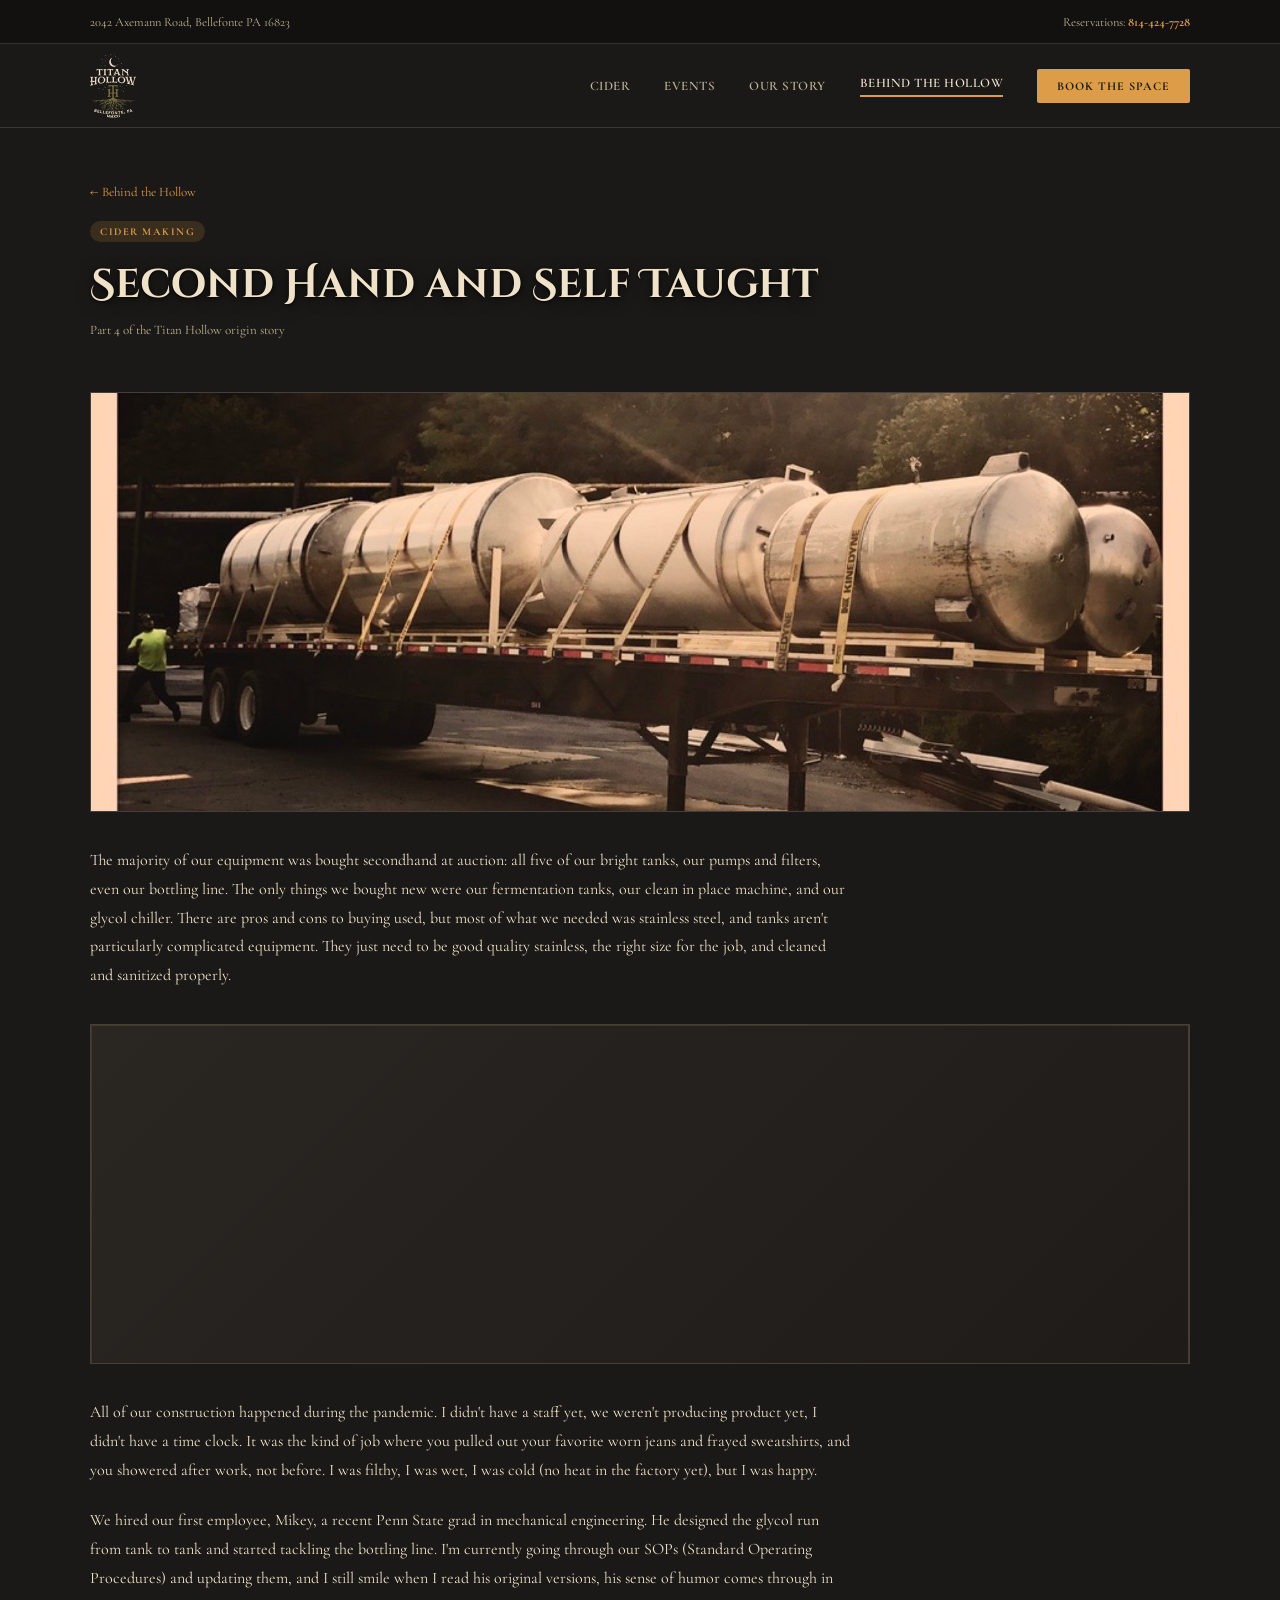
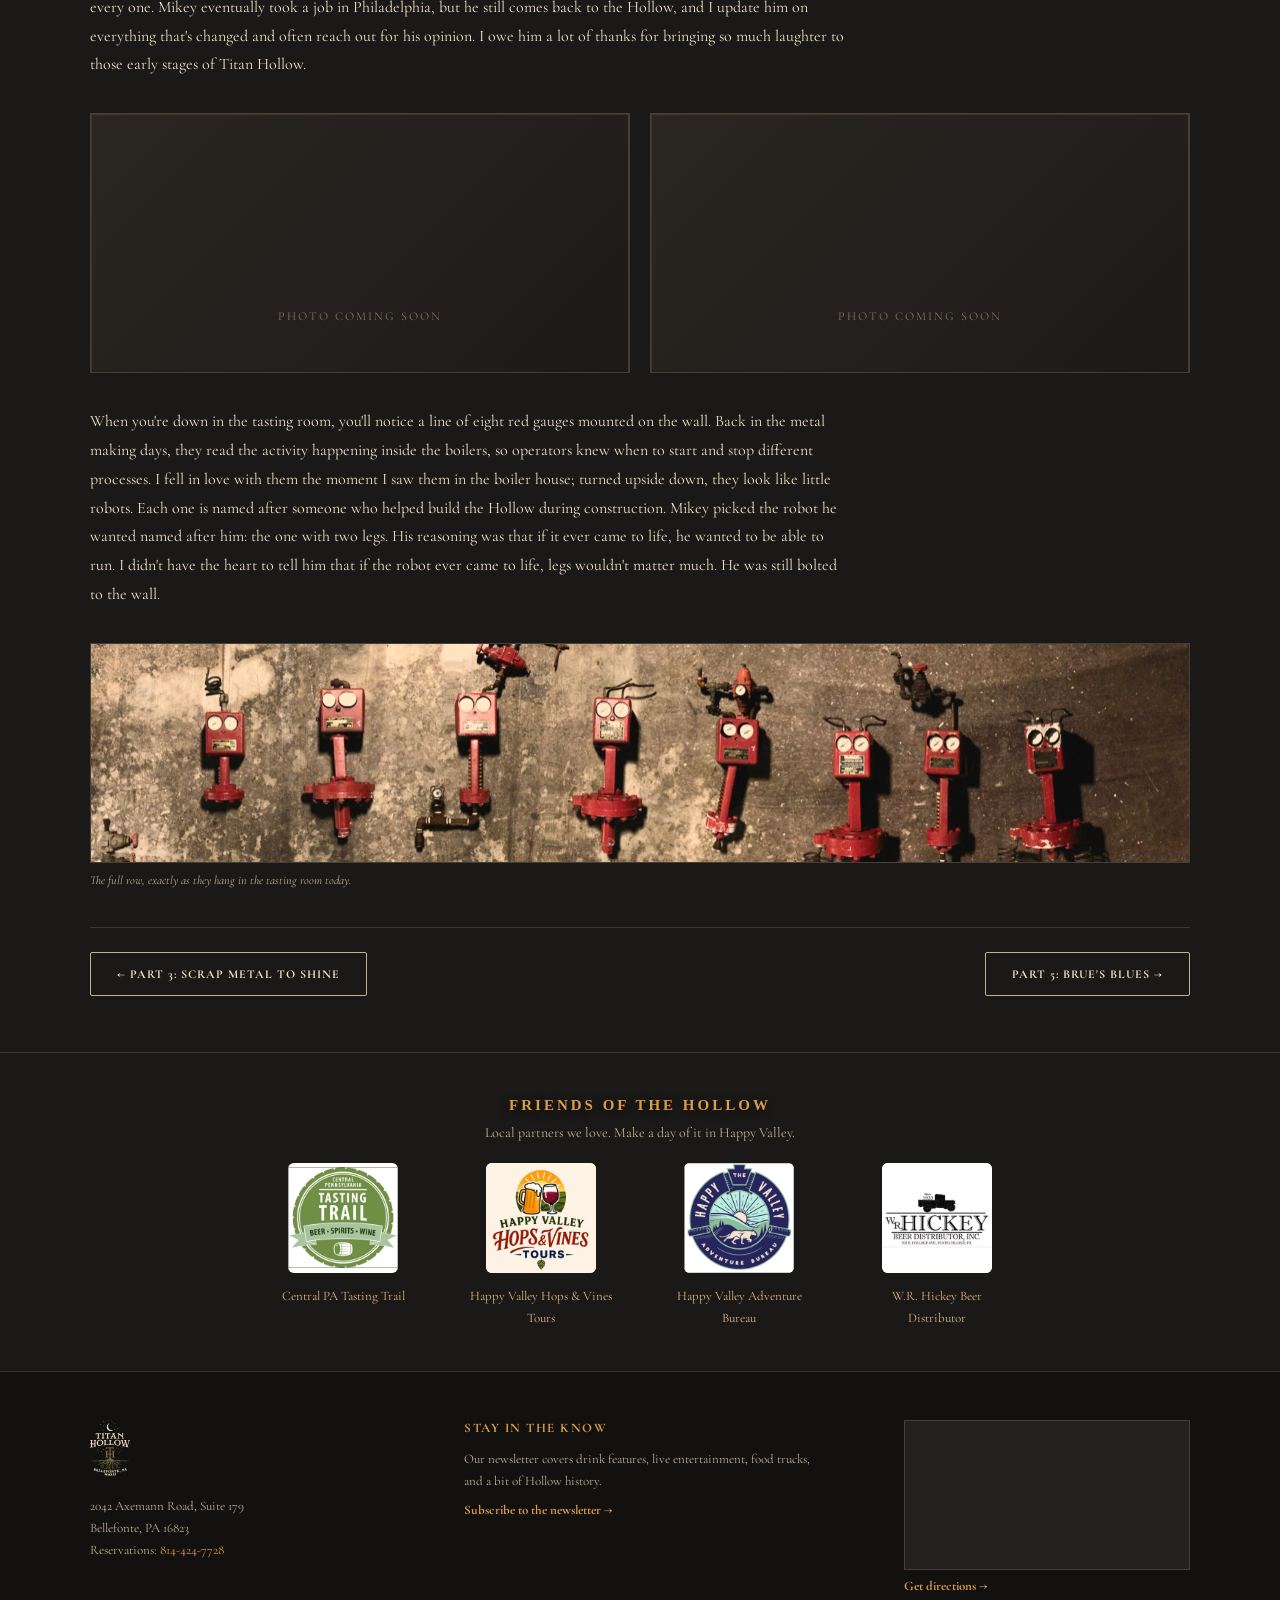
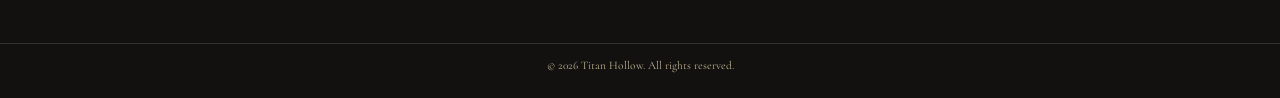
<file: blog-secondhand.html>
<!doctype html><html><head><meta charset="utf-8"><title>Titan Hollow | Secondhand</title><meta name="robots" content="noindex, nofollow"><meta name="viewport" content="width=device-width, initial-scale=1">
    <style>
@import url('https://fonts.googleapis.com/css2?family=Cinzel+Decorative:wght@700&family=Cormorant+Garamond:ital,wght@0,400;0,600;1,400&family=IM+Fell+English+SC&display=swap');
* { box-sizing:border-box; margin:0; padding:0; }
html { background:#0d0d0c; }
body { font-family:'Cormorant Garamond', Georgia, serif; font-size:18px; background:#1a1917; color:#f0e2c9; width:1280px; margin:0 auto; }
.eyebrow { font-family:'IM Fell English SC', Georgia, serif; font-size:15px; letter-spacing:3px; text-transform:uppercase; color:#DC9C48; font-weight:700; margin-bottom:10px; text-shadow:0 2px 8px rgba(0,0,0,0.6); }
h1,h2,h3 { font-family:'Cinzel Decorative', Georgia, 'Times New Roman', serif; font-weight:700; color:#f0e2c9; text-shadow:0 3px 14px rgba(0,0,0,0.65), 0 1px 3px rgba(0,0,0,0.8); }
a { color:#DC9C48; text-decoration:none; }
.section { padding:56px 90px; overflow:hidden; }
.btn { display:inline-block; padding:14px 26px; border-radius:2px; font-size:13px; letter-spacing:1px; text-transform:uppercase; font-weight:700; cursor:pointer; }
.btn-solid { background:#DC9C48; color:#1a1917; }
.btn-outline { border:1.5px solid #BFB393; color:#f0e2c9; }
.tag { display:inline-block; font-size:10.5px; letter-spacing:1.5px; text-transform:uppercase; font-weight:700; padding:4px 10px; border-radius:20px; }
.tag-copper { background:rgba(201,133,62,0.18); color:#DC9C48; }
.tag-plum { background:rgba(191,179,147,0.22); color:#BFB393; }
.imgbox { overflow:hidden; border:1px solid rgba(244,238,223,0.14); background:#242220; }
.imgbox img { width:100%; height:100%; object-fit:cover; display:block; }
.editnote { background:#DC9C48; color:#1a1917; text-align:center; font-size:12.5px; font-weight:700; padding:9px 20px; }
.editnote a { color:#1a1917; text-decoration:underline; }
.post p { color:#f0e2c9; font-size:16px; line-height:1.8; margin-bottom:22px; max-width:760px; }
.post .imgbox { margin:34px 0; }
.post .imgrow { display:flex; gap:20px; margin:34px 0; }
.post .imgrow .imgbox { margin:0; width:50%; height:260px; }
.caption { font-size:12px; color:#BFB393; font-style:italic; margin-top:-24px; margin-bottom:22px; }
</style><link rel="stylesheet" href="responsive.css"></head><body>
    <div style="height:44px; background:#121110; display:flex; align-items:center; justify-content:space-between;
                padding:0 90px; font-size:12.5px; color:#BFB393; border-bottom:1px solid rgba(244,238,223,0.14);">
      <div>2042 Axemann Road, Bellefonte PA 16823</div>
      <div>Reservations: <a href="tel:+18144247728" style="color:#DC9C48; font-weight:700;">814-424-7728</a></div>
    </div>
    <div style="height:84px; background:#1a1917; display:flex; align-items:center; justify-content:space-between;
                padding:0 90px; border-bottom:1px solid rgba(244,238,223,0.14);">
      <a href="home.html" style="display:flex; align-items:center;"><img src="images/titan-hollow-logo.svg" style="height:64px; width:auto;" alt="Titan Hollow"></a>
      <div style="display:flex; align-items:center;"><a href="cider.html" style="color:#BFB393; font-size:13px; letter-spacing:0.5px; text-transform:uppercase; font-weight:600; margin-right:34px;">Cider</a><a href="events.html" style="color:#BFB393; font-size:13px; letter-spacing:0.5px; text-transform:uppercase; font-weight:600; margin-right:34px;">Events</a><a href="our-story.html" style="color:#BFB393; font-size:13px; letter-spacing:0.5px; text-transform:uppercase; font-weight:600; margin-right:34px;">Our Story</a><a href="blog.html" style="color:#f0e2c9; border-bottom:2px solid #DC9C48; padding-bottom:4px; font-size:13px; letter-spacing:0.5px; text-transform:uppercase; font-weight:600; margin-right:34px;">Behind the Hollow</a><a href="book.html" class="btn btn-solid" style="font-size:12px; padding:10px 20px;">Book the Space</a></div>
    </div>

<div class="section" style="padding-bottom:20px;">
  <div style="font-size:13px; margin-bottom:18px;"><a href="blog.html">&larr; Behind the Hollow</a></div>
  <span class="tag tag-copper">Cider Making</span>
  <h1 style="font-size:40px; margin:16px 0 10px;">Second Hand and Self Taught</h1>
  <div style="font-size:13px; color:#BFB393;">Part 4 of the Titan Hollow origin story</div>
</div>

<div class="section post" style="padding-top:0;">
  <div class="imgbox" style="height:420px;"><img src="images/blog-secondhand-tank-delivery.jpg" alt="Tanks arriving on a flatbed"></div>

  <p>The majority of our equipment was bought secondhand at auction: all five of our bright tanks, our pumps and filters, even our bottling line. The only things we bought new were our fermentation tanks, our clean in place machine, and our glycol chiller. There are pros and cons to buying used, but most of what we needed was stainless steel, and tanks aren't particularly complicated equipment. They just need to be good quality stainless, the right size for the job, and cleaned and sanitized properly.</p>

  <div class="imgbox" style="height:340px;"><div style="width:100%;aspect-ratio:4/3;display:flex;align-items:center;justify-content:center;background:linear-gradient(135deg,#2a2622,#1a1816);color:#BFB39399;font-size:12px;letter-spacing:2px;text-transform:uppercase;border:1px solid #DC9C4833;">Photo coming soon</div></div>

  <p>All of our construction happened during the pandemic. I didn't have a staff yet, we weren't producing product yet, I didn't have a time clock. It was the kind of job where you pulled out your favorite worn jeans and frayed sweatshirts, and you showered after work, not before. I was filthy, I was wet, I was cold (no heat in the factory yet), but I was happy.</p>

  <p>We hired our first employee, Mikey, a recent Penn State grad in mechanical engineering. He designed the glycol run from tank to tank and started tackling the bottling line. I'm currently going through our SOPs (Standard Operating Procedures) and updating them, and I still smile when I read his original versions, his sense of humor comes through in every one. Mikey eventually took a job in Philadelphia, but he still comes back to the Hollow, and I update him on everything that's changed and often reach out for his opinion. I owe him a lot of thanks for bringing so much laughter to those early stages of Titan Hollow.</p>

  <div class="imgrow">
    <div class="imgbox"><div style="width:100%;aspect-ratio:4/3;display:flex;align-items:center;justify-content:center;background:linear-gradient(135deg,#2a2622,#1a1816);color:#BFB39399;font-size:12px;letter-spacing:2px;text-transform:uppercase;border:1px solid #DC9C4833;">Photo coming soon</div></div>
    <div class="imgbox"><div style="width:100%;aspect-ratio:4/3;display:flex;align-items:center;justify-content:center;background:linear-gradient(135deg,#2a2622,#1a1816);color:#BFB39399;font-size:12px;letter-spacing:2px;text-transform:uppercase;border:1px solid #DC9C4833;">Photo coming soon</div></div>
  </div>

  <p>When you're down in the tasting room, you'll notice a line of eight red gauges mounted on the wall. Back in the metal making days, they read the activity happening inside the boilers, so operators knew when to start and stop different processes. I fell in love with them the moment I saw them in the boiler house; turned upside down, they look like little robots. Each one is named after someone who helped build the Hollow during construction. Mikey picked the robot he wanted named after him: the one with two legs. His reasoning was that if it ever came to life, he wanted to be able to run. I didn't have the heart to tell him that if the robot ever came to life, legs wouldn't matter much. He was still bolted to the wall.</p>

  <div class="imgbox" style="height:220px;"><img src="images/blog-secondhand-robots.jpg" alt="The row of robots on the tasting room wall"></div>
  <div class="caption">The full row, exactly as they hang in the tasting room today.</div>

  <div style="margin-top:40px; padding-top:24px; border-top:1px solid rgba(244,238,223,0.14); display:flex; justify-content:space-between; align-items:center;">
    <a href="blog-scrap-metal.html" class="btn btn-outline" style="font-size:12px;">&larr; Part 3: Scrap Metal to Shine</a>
    <a href="blog-brues-blues.html" class="btn btn-outline" style="font-size:12px;">Part 5: Brue's Blues &rarr;</a>
  </div>
</div>

<div class="section friends" style="padding-top:44px; padding-bottom:44px; border-top:1px solid rgba(244,238,223,0.14); text-align:center;">
  <div class="eyebrow">Friends of the Hollow</div>
  <p style="color:#BFB393; font-size:14px; margin:4px auto 22px; max-width:560px;">Local partners we love. Make a day of it in Happy Valley.</p>
  <div class="friends-row" style="display:flex; justify-content:center; flex-wrap:wrap; gap:28px 48px;">
    <a href="https://www.centralpatastingtrail.com/" target="_blank" rel="noopener" style="display:block; text-align:center;"><img src="images/partner-tasting-trail.jpg" alt="Central PA Tasting Trail logo" style="height:110px; border-radius:6px; background:#fff; display:block; margin:0 auto 10px;"><span style="font-size:13px; color:#DDB884;">Central PA Tasting Trail</span></a>
    <a href="https://www.hopsandvinestours.com/" target="_blank" rel="noopener" style="display:block; text-align:center;"><img src="images/partner-hops-vines.jpg" alt="Happy Valley Hops &amp; Vines Tours logo" style="height:110px; border-radius:6px; background:#fff; display:block; margin:0 auto 10px;"><span style="font-size:13px; color:#DDB884;">Happy Valley Hops &amp; Vines Tours</span></a>
    <a href="https://happyvalley.com/" target="_blank" rel="noopener" style="display:block; text-align:center;"><img src="images/partner-happy-valley-adventure-bureau.jpg" alt="Happy Valley Adventure Bureau logo" style="height:110px; border-radius:6px; background:#fff; display:block; margin:0 auto 10px;"><span style="font-size:13px; color:#DDB884;">Happy Valley Adventure Bureau</span></a>
    <a href="https://wrhickey.com/" target="_blank" rel="noopener" style="display:block; text-align:center;"><img src="images/partner-wr-hickey-square.jpg" alt="W.R. Hickey Beer Distributor logo" style="height:110px; border-radius:6px; background:#fff; display:block; margin:0 auto 10px;"><span style="font-size:13px; color:#DDB884;">W.R. Hickey Beer Distributor</span></a>
  </div>
</div>
    <div style="padding:48px 90px; background:#121110; display:flex; justify-content:space-between; border-top:1px solid rgba(244,238,223,0.14);">
      <div style="width:26%;">
        <img src="images/titan-hollow-logo.svg" style="height:56px; width:auto; margin-bottom:14px;" alt="Titan Hollow">
        <div style="font-size:13px; color:#BFB393; line-height:1.7;">2042 Axemann Road, Suite 179<br>Bellefonte, PA 16823<br>Reservations: <a href="tel:+18144247728">814-424-7728</a></div>
      </div>
      <div style="width:32%;">
        <div style="font-size:13px; color:#DC9C48; text-transform:uppercase; letter-spacing:1.5px; font-weight:700; margin-bottom:12px;">Stay in the Know</div>
        <div style="font-size:13px; color:#BFB393; line-height:1.7; margin-bottom:10px;">Our newsletter covers drink features, live entertainment, food trucks, and a bit of Hollow history.</div>
        <a href="https://mailchi.mp/titanhollow/60pbl9o3km" target="_blank" rel="noopener" style="display:block; font-size:13px; color:#DC9C48; font-weight:700;">Subscribe to the newsletter &rarr;</a>
      </div>
      <div style="width:26%;"><div class="imgbox map" style="height:150px;"><iframe title="Map to Titan Hollow" src="https://www.google.com/maps/embed?origin=mfe&amp;pb=!1m2!2m1!1sTitan+Hollow,+2042+Axemann+Road,+Bellefonte,+PA+16823" style="width:100%; height:100%; border:0; display:block;" loading="lazy" referrerpolicy="no-referrer-when-downgrade" allowfullscreen></iframe></div><a href="https://www.google.com/maps/dir/?api=1&amp;destination=Titan+Hollow,+2042+Axemann+Road,+Bellefonte,+PA+16823" target="_blank" rel="noopener" style="display:inline-block; margin-top:8px; font-size:13px; font-weight:700;">Get directions &rarr;</a></div>
    </div>
    <div style="background:#121110; text-align:center; font-size:11.5px; color:#BFB393; padding:14px 0 26px; border-top:1px solid rgba(244,238,223,0.14);">&copy; 2026 Titan Hollow. All rights reserved.</div>
    <script src="site.js"></script>
</body></html>
</file>
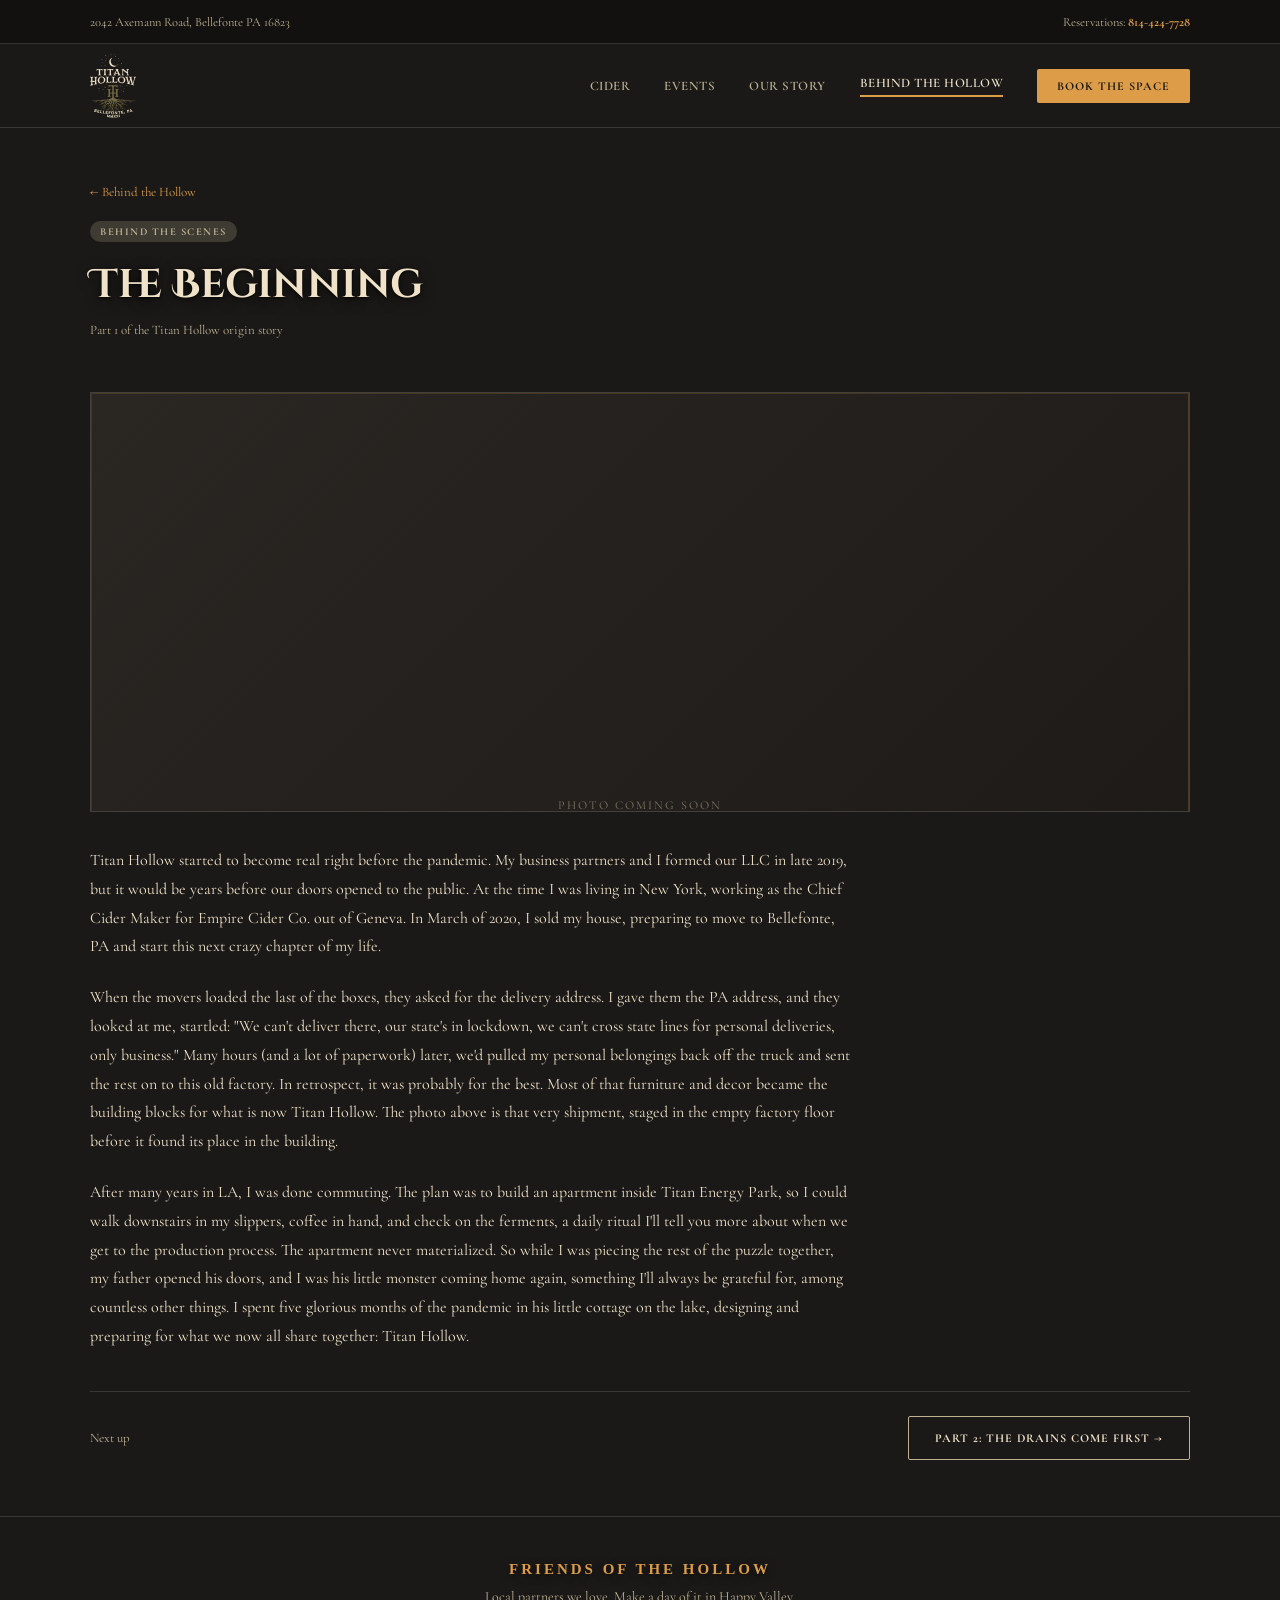
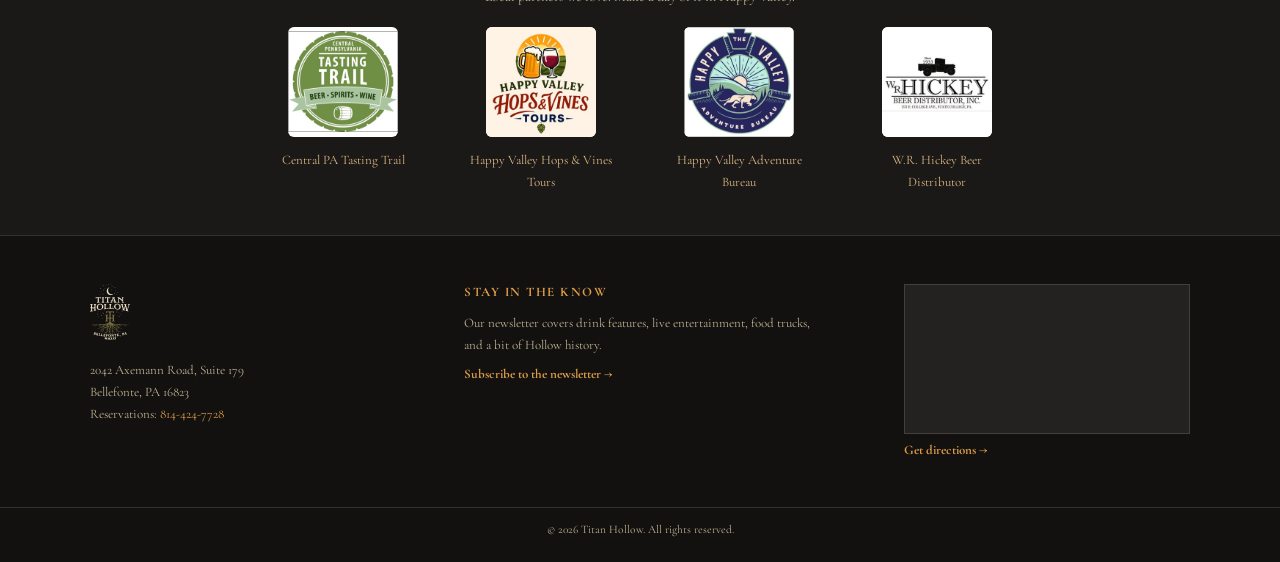
<file: blog-the-beginning.html>
<!doctype html><html><head><meta charset="utf-8"><title>Titan Hollow | The Beginning</title><meta name="robots" content="noindex, nofollow"><meta name="viewport" content="width=device-width, initial-scale=1">
    <style>
@import url('https://fonts.googleapis.com/css2?family=Cinzel+Decorative:wght@700&family=Cormorant+Garamond:ital,wght@0,400;0,600;1,400&family=IM+Fell+English+SC&display=swap');
* { box-sizing:border-box; margin:0; padding:0; }
html { background:#0d0d0c; }
body { font-family:'Cormorant Garamond', Georgia, serif; font-size:18px; background:#1a1917; color:#f0e2c9; width:1280px; margin:0 auto; }
.eyebrow { font-family:'IM Fell English SC', Georgia, serif; font-size:15px; letter-spacing:3px; text-transform:uppercase; color:#DC9C48; font-weight:700; margin-bottom:10px; text-shadow:0 2px 8px rgba(0,0,0,0.6); }
h1,h2,h3 { font-family:'Cinzel Decorative', Georgia, 'Times New Roman', serif; font-weight:700; color:#f0e2c9; text-shadow:0 3px 14px rgba(0,0,0,0.65), 0 1px 3px rgba(0,0,0,0.8); }
a { color:#DC9C48; text-decoration:none; }
.section { padding:56px 90px; overflow:hidden; }
.btn { display:inline-block; padding:14px 26px; border-radius:2px; font-size:13px; letter-spacing:1px; text-transform:uppercase; font-weight:700; cursor:pointer; }
.btn-solid { background:#DC9C48; color:#1a1917; }
.btn-outline { border:1.5px solid #BFB393; color:#f0e2c9; }
.tag { display:inline-block; font-size:10.5px; letter-spacing:1.5px; text-transform:uppercase; font-weight:700; padding:4px 10px; border-radius:20px; }
.tag-copper { background:rgba(201,133,62,0.18); color:#DC9C48; }
.tag-plum { background:rgba(191,179,147,0.22); color:#BFB393; }
.imgbox { overflow:hidden; border:1px solid rgba(244,238,223,0.14); background:#242220; }
.imgbox img { width:100%; height:100%; object-fit:cover; display:block; }
.editnote { background:#DC9C48; color:#1a1917; text-align:center; font-size:12.5px; font-weight:700; padding:9px 20px; }
.editnote a { color:#1a1917; text-decoration:underline; }
.post p { color:#f0e2c9; font-size:16px; line-height:1.8; margin-bottom:22px; max-width:760px; }
.post .imgbox { margin:34px 0; }
</style><link rel="stylesheet" href="responsive.css"></head><body>
    <div style="height:44px; background:#121110; display:flex; align-items:center; justify-content:space-between;
                padding:0 90px; font-size:12.5px; color:#BFB393; border-bottom:1px solid rgba(244,238,223,0.14);">
      <div>2042 Axemann Road, Bellefonte PA 16823</div>
      <div>Reservations: <a href="tel:+18144247728" style="color:#DC9C48; font-weight:700;">814-424-7728</a></div>
    </div>
    <div style="height:84px; background:#1a1917; display:flex; align-items:center; justify-content:space-between;
                padding:0 90px; border-bottom:1px solid rgba(244,238,223,0.14);">
      <a href="home.html" style="display:flex; align-items:center;"><img src="images/titan-hollow-logo.svg" style="height:64px; width:auto;" alt="Titan Hollow"></a>
      <div style="display:flex; align-items:center;"><a href="cider.html" style="color:#BFB393; font-size:13px; letter-spacing:0.5px; text-transform:uppercase; font-weight:600; margin-right:34px;">Cider</a><a href="events.html" style="color:#BFB393; font-size:13px; letter-spacing:0.5px; text-transform:uppercase; font-weight:600; margin-right:34px;">Events</a><a href="our-story.html" style="color:#BFB393; font-size:13px; letter-spacing:0.5px; text-transform:uppercase; font-weight:600; margin-right:34px;">Our Story</a><a href="blog.html" style="color:#f0e2c9; border-bottom:2px solid #DC9C48; padding-bottom:4px; font-size:13px; letter-spacing:0.5px; text-transform:uppercase; font-weight:600; margin-right:34px;">Behind the Hollow</a><a href="book.html" class="btn btn-solid" style="font-size:12px; padding:10px 20px;">Book the Space</a></div>
    </div>

<div class="section" style="padding-bottom:20px;">
  <div style="font-size:13px; margin-bottom:18px;"><a href="blog.html">&larr; Behind the Hollow</a></div>
  <span class="tag tag-plum">Behind the Scenes</span>
  <h1 style="font-size:40px; margin:16px 0 10px;">The Beginning</h1>
  <div style="font-size:13px; color:#BFB393;">Part 1 of the Titan Hollow origin story</div>
</div>

<div class="section post" style="padding-top:0;">
  <div class="imgbox" style="height:420px;"><div style="width:100%;aspect-ratio:4/3;display:flex;align-items:center;justify-content:center;background:linear-gradient(135deg,#2a2622,#1a1816);color:#BFB39399;font-size:12px;letter-spacing:2px;text-transform:uppercase;border:1px solid #DC9C4833;">Photo coming soon</div></div>

  <p>Titan Hollow started to become real right before the pandemic. My business partners and I formed our LLC in late 2019, but it would be years before our doors opened to the public. At the time I was living in New York, working as the Chief Cider Maker for Empire Cider Co. out of Geneva. In March of 2020, I sold my house, preparing to move to Bellefonte, PA and start this next crazy chapter of my life.</p>

  <p>When the movers loaded the last of the boxes, they asked for the delivery address. I gave them the PA address, and they looked at me, startled: "We can't deliver there, our state's in lockdown, we can't cross state lines for personal deliveries, only business." Many hours (and a lot of paperwork) later, we'd pulled my personal belongings back off the truck and sent the rest on to this old factory. In retrospect, it was probably for the best. Most of that furniture and decor became the building blocks for what is now Titan Hollow. The photo above is that very shipment, staged in the empty factory floor before it found its place in the building.</p>

  <p>After many years in LA, I was done commuting. The plan was to build an apartment inside Titan Energy Park, so I could walk downstairs in my slippers, coffee in hand, and check on the ferments, a daily ritual I'll tell you more about when we get to the production process. The apartment never materialized. So while I was piecing the rest of the puzzle together, my father opened his doors, and I was his little monster coming home again, something I'll always be grateful for, among countless other things. I spent five glorious months of the pandemic in his little cottage on the lake, designing and preparing for what we now all share together: Titan Hollow.</p>

  <div style="margin-top:40px; padding-top:24px; border-top:1px solid rgba(244,238,223,0.14); display:flex; justify-content:space-between; align-items:center;">
    <div style="font-size:13px; color:#BFB393;">Next up</div>
    <a href="blog-drains.html" class="btn btn-outline" style="font-size:12px;">Part 2: The Drains Come First &rarr;</a>
  </div>
</div>

<div class="section friends" style="padding-top:44px; padding-bottom:44px; border-top:1px solid rgba(244,238,223,0.14); text-align:center;">
  <div class="eyebrow">Friends of the Hollow</div>
  <p style="color:#BFB393; font-size:14px; margin:4px auto 22px; max-width:560px;">Local partners we love. Make a day of it in Happy Valley.</p>
  <div class="friends-row" style="display:flex; justify-content:center; flex-wrap:wrap; gap:28px 48px;">
    <a href="https://www.centralpatastingtrail.com/" target="_blank" rel="noopener" style="display:block; text-align:center;"><img src="images/partner-tasting-trail.jpg" alt="Central PA Tasting Trail logo" style="height:110px; border-radius:6px; background:#fff; display:block; margin:0 auto 10px;"><span style="font-size:13px; color:#DDB884;">Central PA Tasting Trail</span></a>
    <a href="https://www.hopsandvinestours.com/" target="_blank" rel="noopener" style="display:block; text-align:center;"><img src="images/partner-hops-vines.jpg" alt="Happy Valley Hops &amp; Vines Tours logo" style="height:110px; border-radius:6px; background:#fff; display:block; margin:0 auto 10px;"><span style="font-size:13px; color:#DDB884;">Happy Valley Hops &amp; Vines Tours</span></a>
    <a href="https://happyvalley.com/" target="_blank" rel="noopener" style="display:block; text-align:center;"><img src="images/partner-happy-valley-adventure-bureau.jpg" alt="Happy Valley Adventure Bureau logo" style="height:110px; border-radius:6px; background:#fff; display:block; margin:0 auto 10px;"><span style="font-size:13px; color:#DDB884;">Happy Valley Adventure Bureau</span></a>
    <a href="https://wrhickey.com/" target="_blank" rel="noopener" style="display:block; text-align:center;"><img src="images/partner-wr-hickey-square.jpg" alt="W.R. Hickey Beer Distributor logo" style="height:110px; border-radius:6px; background:#fff; display:block; margin:0 auto 10px;"><span style="font-size:13px; color:#DDB884;">W.R. Hickey Beer Distributor</span></a>
  </div>
</div>
    <div style="padding:48px 90px; background:#121110; display:flex; justify-content:space-between; border-top:1px solid rgba(244,238,223,0.14);">
      <div style="width:26%;">
        <img src="images/titan-hollow-logo.svg" style="height:56px; width:auto; margin-bottom:14px;" alt="Titan Hollow">
        <div style="font-size:13px; color:#BFB393; line-height:1.7;">2042 Axemann Road, Suite 179<br>Bellefonte, PA 16823<br>Reservations: <a href="tel:+18144247728">814-424-7728</a></div>
      </div>
      <div style="width:32%;">
        <div style="font-size:13px; color:#DC9C48; text-transform:uppercase; letter-spacing:1.5px; font-weight:700; margin-bottom:12px;">Stay in the Know</div>
        <div style="font-size:13px; color:#BFB393; line-height:1.7; margin-bottom:10px;">Our newsletter covers drink features, live entertainment, food trucks, and a bit of Hollow history.</div>
        <a href="https://mailchi.mp/titanhollow/60pbl9o3km" target="_blank" rel="noopener" style="display:block; font-size:13px; color:#DC9C48; font-weight:700;">Subscribe to the newsletter &rarr;</a>
      </div>
      <div style="width:26%;"><div class="imgbox map" style="height:150px;"><iframe title="Map to Titan Hollow" src="https://www.google.com/maps/embed?origin=mfe&amp;pb=!1m2!2m1!1sTitan+Hollow,+2042+Axemann+Road,+Bellefonte,+PA+16823" style="width:100%; height:100%; border:0; display:block;" loading="lazy" referrerpolicy="no-referrer-when-downgrade" allowfullscreen></iframe></div><a href="https://www.google.com/maps/dir/?api=1&amp;destination=Titan+Hollow,+2042+Axemann+Road,+Bellefonte,+PA+16823" target="_blank" rel="noopener" style="display:inline-block; margin-top:8px; font-size:13px; font-weight:700;">Get directions &rarr;</a></div>
    </div>
    <div style="background:#121110; text-align:center; font-size:11.5px; color:#BFB393; padding:14px 0 26px; border-top:1px solid rgba(244,238,223,0.14);">&copy; 2026 Titan Hollow. All rights reserved.</div>
    <script src="site.js"></script>
</body></html>
</file>
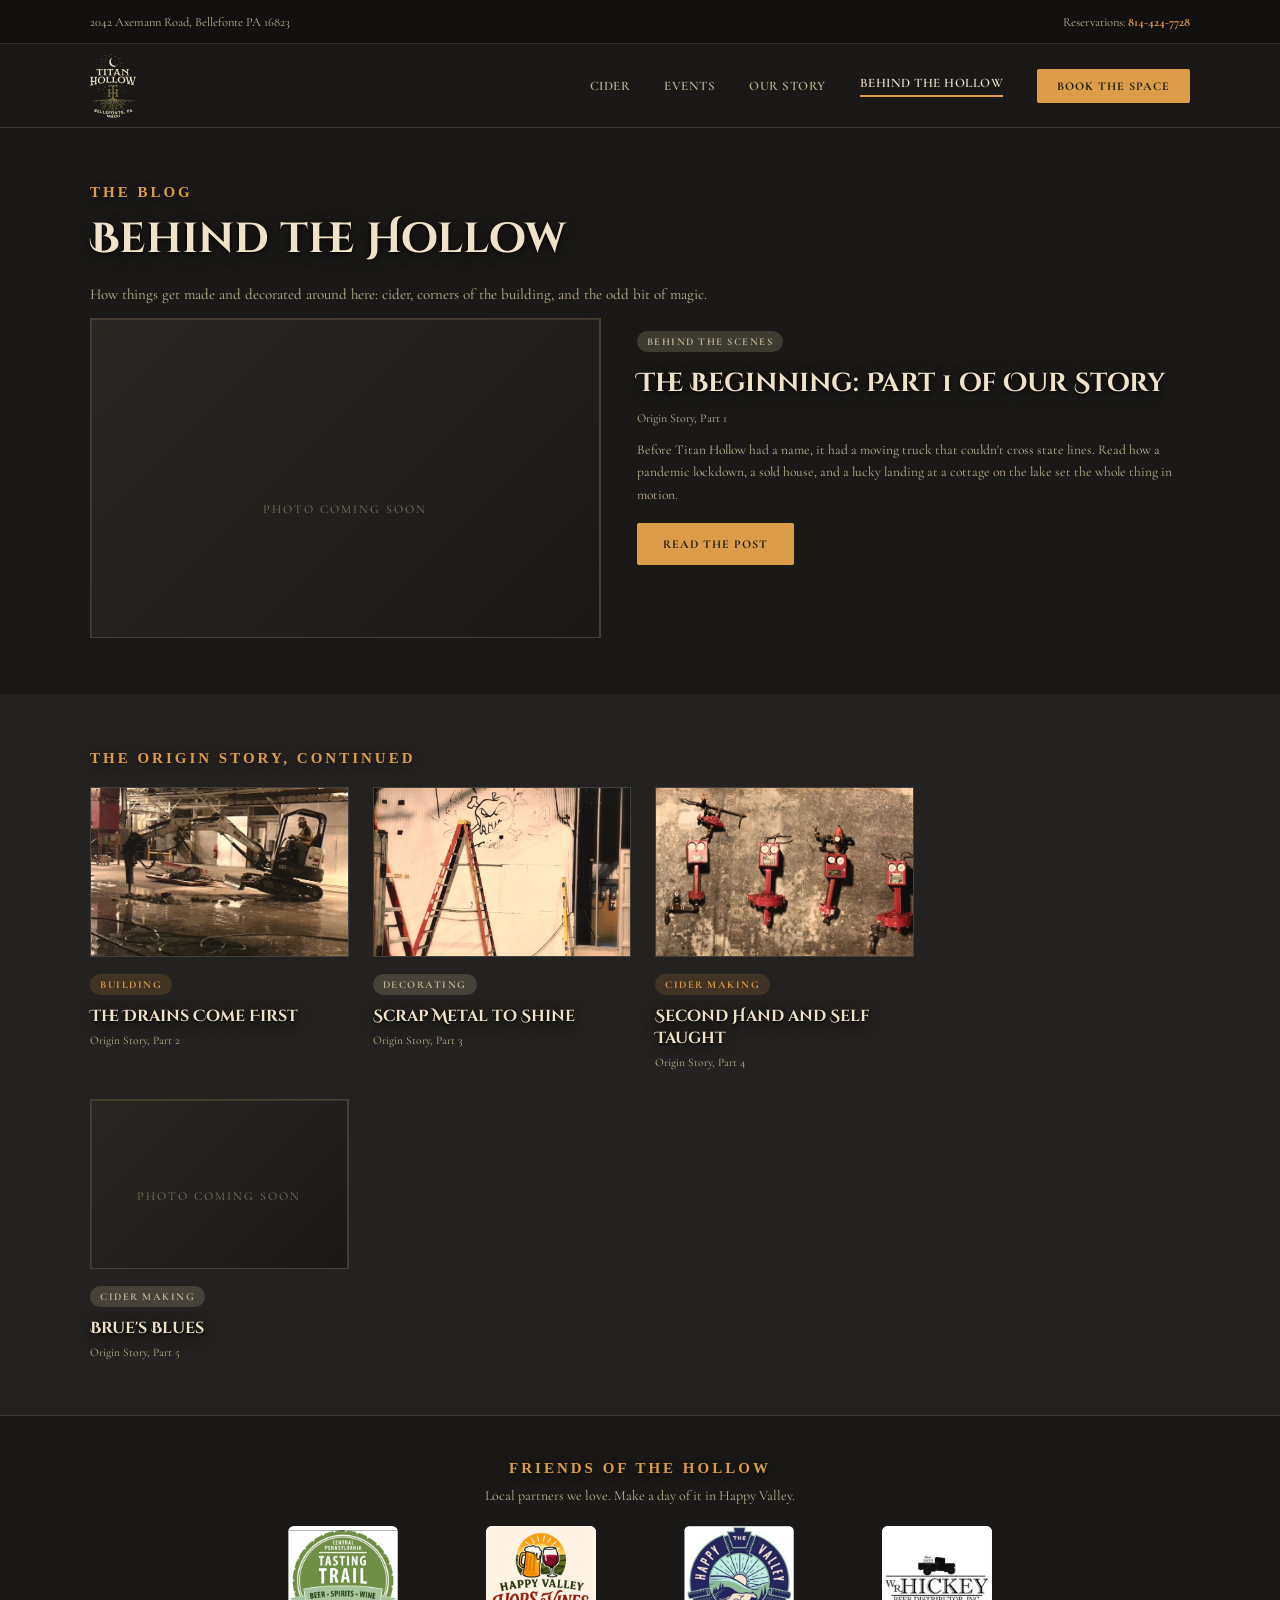
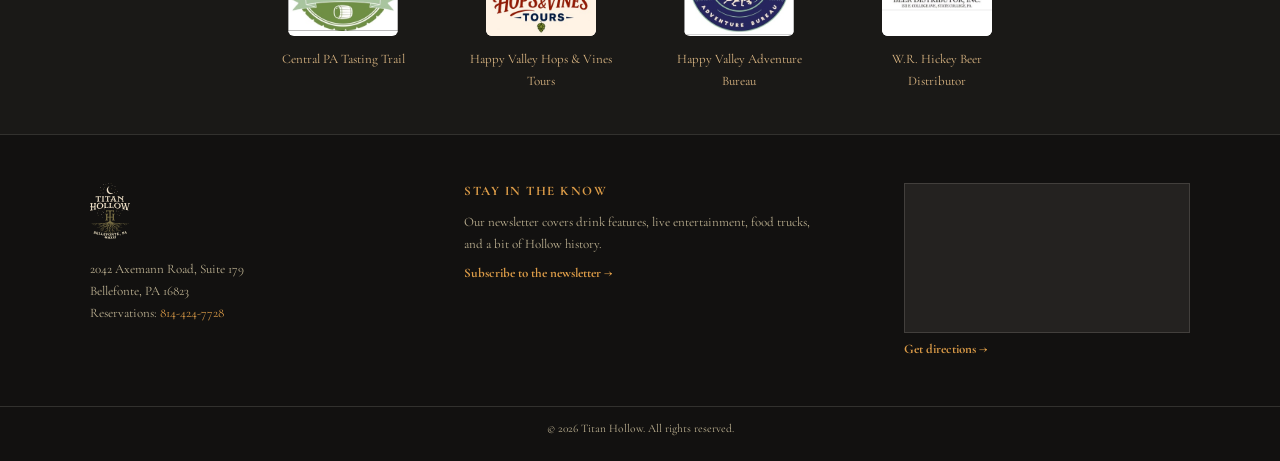
<file: blog.html>
<!doctype html><html><head><meta charset="utf-8"><title>Titan Hollow | Behind the Hollow</title><meta name="robots" content="noindex, nofollow"><meta name="viewport" content="width=device-width, initial-scale=1">
    <style>
@import url('https://fonts.googleapis.com/css2?family=Cinzel+Decorative:wght@700&family=Cormorant+Garamond:ital,wght@0,400;0,600;1,400&family=IM+Fell+English+SC&display=swap');
* { box-sizing:border-box; margin:0; padding:0; }
html { background:#0d0d0c; }
body { font-family:'Cormorant Garamond', Georgia, serif; font-size:18px; background:#1a1917; color:#f0e2c9; width:1280px; margin:0 auto; }
.eyebrow { font-family:'IM Fell English SC', Georgia, serif; font-size:15px; letter-spacing:3px; text-transform:uppercase; color:#DC9C48; font-weight:700; margin-bottom:10px; text-shadow:0 2px 8px rgba(0,0,0,0.6); }
h1,h2,h3 { font-family:'Cinzel Decorative', Georgia, 'Times New Roman', serif; font-weight:700; color:#f0e2c9; text-shadow:0 3px 14px rgba(0,0,0,0.65), 0 1px 3px rgba(0,0,0,0.8); }
a { color:#DC9C48; text-decoration:none; }
.section { padding:56px 90px; overflow:hidden; }
.btn { display:inline-block; padding:14px 26px; border-radius:2px; font-size:13px; letter-spacing:1px; text-transform:uppercase; font-weight:700; cursor:pointer; }
.btn-solid { background:#DC9C48; color:#1a1917; }
.btn-outline { border:1.5px solid #BFB393; color:#f0e2c9; }
.tag { display:inline-block; font-size:10.5px; letter-spacing:1.5px; text-transform:uppercase; font-weight:700; padding:4px 10px; border-radius:20px; }
.tag-copper { background:rgba(201,133,62,0.18); color:#DC9C48; }
.tag-plum { background:rgba(191,179,147,0.22); color:#BFB393; }
.imgbox { overflow:hidden; border:1px solid rgba(244,238,223,0.14); background:#242220; }
.imgbox img { width:100%; height:100%; object-fit:cover; display:block; }
.editnote { background:#DC9C48; color:#1a1917; text-align:center; font-size:12.5px; font-weight:700; padding:9px 20px; }
.editnote a { color:#1a1917; text-decoration:underline; }
</style><link rel="stylesheet" href="responsive.css"></head><body>
    <div style="height:44px; background:#121110; display:flex; align-items:center; justify-content:space-between;
                padding:0 90px; font-size:12.5px; color:#BFB393; border-bottom:1px solid rgba(244,238,223,0.14);">
      <div>2042 Axemann Road, Bellefonte PA 16823</div>
      <div>Reservations: <a href="tel:+18144247728" style="color:#DC9C48; font-weight:700;">814-424-7728</a></div>
    </div>
    <div style="height:84px; background:#1a1917; display:flex; align-items:center; justify-content:space-between;
                padding:0 90px; border-bottom:1px solid rgba(244,238,223,0.14);">
      <a href="home.html" style="display:flex; align-items:center;"><img src="images/titan-hollow-logo.svg" style="height:64px; width:auto;" alt="Titan Hollow"></a>
      <div style="display:flex; align-items:center;"><a href="cider.html" style="color:#BFB393; font-size:13px; letter-spacing:0.5px; text-transform:uppercase; font-weight:600; margin-right:34px;">Cider</a><a href="events.html" style="color:#BFB393; font-size:13px; letter-spacing:0.5px; text-transform:uppercase; font-weight:600; margin-right:34px;">Events</a><a href="our-story.html" style="color:#BFB393; font-size:13px; letter-spacing:0.5px; text-transform:uppercase; font-weight:600; margin-right:34px;">Our Story</a><a href="blog.html" style="color:#f0e2c9; border-bottom:2px solid #DC9C48; padding-bottom:4px; font-size:13px; letter-spacing:0.5px; text-transform:uppercase; font-weight:600; margin-right:34px;">Behind the Hollow</a><a href="book.html" class="btn btn-solid" style="font-size:12px; padding:10px 20px;">Book the Space</a></div>
    </div>
<div class="section" style="padding-bottom:10px;">
  <div class="eyebrow">The Blog</div>
  <h1 style="font-size:42px; margin-bottom:14px;">Behind the Hollow</h1>
  <p style="color:#BFB393; font-size:15px; max-width:640px; line-height:1.7;">How things get made and decorated around here: cider, corners of the building, and the odd bit of magic.</p>
</div>
<div class="section" style="padding-top:0; display:flex; gap:36px;">
  <a href="blog-the-beginning.html" class="imgbox" style="height:320px; width:48%; display:block;"><div style="width:100%;aspect-ratio:4/3;display:flex;align-items:center;justify-content:center;background:linear-gradient(135deg,#2a2622,#1a1816);color:#BFB39399;font-size:12px;letter-spacing:2px;text-transform:uppercase;border:1px solid #DC9C4833;">Photo coming soon</div></a>
  <div style="width:52%; padding-top:10px;">
    <span class="tag tag-plum">Behind the Scenes</span>
    <h2 style="font-size:26px; margin:14px 0 10px;"><a href="blog-the-beginning.html" style="color:#f0e2c9;">The Beginning: Part 1 of Our Story</a></h2>
    <div style="font-size:12px; color:#BFB393; margin-bottom:14px;">Origin Story, Part 1</div>
    <p style="font-size:13.5px; color:#BFB393; line-height:1.7;">Before Titan Hollow had a name, it had a moving truck that couldn't cross state lines. Read how a pandemic lockdown, a sold house, and a lucky landing at a cottage on the lake set the whole thing in motion.</p>
    <a href="blog-the-beginning.html" class="btn btn-solid" style="font-size:12px; margin-top:16px; display:inline-block;">Read the Post</a>
  </div>
</div>
<div class="section" style="background:#242220;">
  <div class="eyebrow">The Origin Story, Continued</div>
  <div style="display:flex; gap:24px; flex-wrap:wrap; row-gap:30px; margin-top:20px;">

    <a href="blog-drains.html" style="width:23.5%; display:block; color:inherit;">
      <div class="imgbox" style="height:170px; margin-bottom:14px;"><img src="images/blog-drains-jackhammer.jpg" alt=""></div>
      <span class="tag tag-copper">Building</span>
      <h3 style="font-size:16px; margin:10px 0 6px;">The Drains Come First</h3>
      <div style="font-size:11.5px; color:#BFB393;">Origin Story, Part 2</div>
    </a>

    <a href="blog-scrap-metal.html" style="width:23.5%; display:block; color:inherit;">
      <div class="imgbox" style="height:170px; margin-bottom:14px;"><img src="images/blog-scrap-stencil.jpg" alt=""></div>
      <span class="tag tag-plum">Decorating</span>
      <h3 style="font-size:16px; margin:10px 0 6px;">Scrap Metal to Shine</h3>
      <div style="font-size:11.5px; color:#BFB393;">Origin Story, Part 3</div>
    </a>

    <a href="blog-secondhand.html" style="width:23.5%; display:block; color:inherit;">
      <div class="imgbox" style="height:170px; margin-bottom:14px;"><img src="images/blog-secondhand-robots.jpg" alt=""></div>
      <span class="tag tag-copper">Cider Making</span>
      <h3 style="font-size:16px; margin:10px 0 6px;">Second Hand and Self Taught</h3>
      <div style="font-size:11.5px; color:#BFB393;">Origin Story, Part 4</div>
    </a>

    <a href="blog-brues-blues.html" style="width:23.5%; display:block; color:inherit;">
      <div class="imgbox" style="height:170px; margin-bottom:14px;"><div style="width:100%;aspect-ratio:4/3;display:flex;align-items:center;justify-content:center;background:linear-gradient(135deg,#2a2622,#1a1816);color:#BFB39399;font-size:12px;letter-spacing:2px;text-transform:uppercase;border:1px solid #DC9C4833;">Photo coming soon</div></div>
      <span class="tag tag-plum">Cider Making</span>
      <h3 style="font-size:16px; margin:10px 0 6px;">Brue's Blues</h3>
      <div style="font-size:11.5px; color:#BFB393;">Origin Story, Part 5</div>
    </a>
  </div>
</div>
<div class="section friends" style="padding-top:44px; padding-bottom:44px; border-top:1px solid rgba(244,238,223,0.14); text-align:center;">
  <div class="eyebrow">Friends of the Hollow</div>
  <p style="color:#BFB393; font-size:14px; margin:4px auto 22px; max-width:560px;">Local partners we love. Make a day of it in Happy Valley.</p>
  <div class="friends-row" style="display:flex; justify-content:center; flex-wrap:wrap; gap:28px 48px;">
    <a href="https://www.centralpatastingtrail.com/" target="_blank" rel="noopener" style="display:block; text-align:center;"><img src="images/partner-tasting-trail.jpg" alt="Central PA Tasting Trail logo" style="height:110px; border-radius:6px; background:#fff; display:block; margin:0 auto 10px;"><span style="font-size:13px; color:#DDB884;">Central PA Tasting Trail</span></a>
    <a href="https://www.hopsandvinestours.com/" target="_blank" rel="noopener" style="display:block; text-align:center;"><img src="images/partner-hops-vines.jpg" alt="Happy Valley Hops &amp; Vines Tours logo" style="height:110px; border-radius:6px; background:#fff; display:block; margin:0 auto 10px;"><span style="font-size:13px; color:#DDB884;">Happy Valley Hops &amp; Vines Tours</span></a>
    <a href="https://happyvalley.com/" target="_blank" rel="noopener" style="display:block; text-align:center;"><img src="images/partner-happy-valley-adventure-bureau.jpg" alt="Happy Valley Adventure Bureau logo" style="height:110px; border-radius:6px; background:#fff; display:block; margin:0 auto 10px;"><span style="font-size:13px; color:#DDB884;">Happy Valley Adventure Bureau</span></a>
    <a href="https://wrhickey.com/" target="_blank" rel="noopener" style="display:block; text-align:center;"><img src="images/partner-wr-hickey-square.jpg" alt="W.R. Hickey Beer Distributor logo" style="height:110px; border-radius:6px; background:#fff; display:block; margin:0 auto 10px;"><span style="font-size:13px; color:#DDB884;">W.R. Hickey Beer Distributor</span></a>
  </div>
</div>
    <div style="padding:48px 90px; background:#121110; display:flex; justify-content:space-between; border-top:1px solid rgba(244,238,223,0.14);">
      <div style="width:26%;">
        <img src="images/titan-hollow-logo.svg" style="height:56px; width:auto; margin-bottom:14px;" alt="Titan Hollow">
        <div style="font-size:13px; color:#BFB393; line-height:1.7;">2042 Axemann Road, Suite 179<br>Bellefonte, PA 16823<br>Reservations: <a href="tel:+18144247728">814-424-7728</a></div>
      </div>
      <div style="width:32%;">
        <div style="font-size:13px; color:#DC9C48; text-transform:uppercase; letter-spacing:1.5px; font-weight:700; margin-bottom:12px;">Stay in the Know</div>
        <div style="font-size:13px; color:#BFB393; line-height:1.7; margin-bottom:10px;">Our newsletter covers drink features, live entertainment, food trucks, and a bit of Hollow history.</div>
        <a href="https://mailchi.mp/titanhollow/60pbl9o3km" target="_blank" rel="noopener" style="display:block; font-size:13px; color:#DC9C48; font-weight:700;">Subscribe to the newsletter &rarr;</a>
      </div>
      <div style="width:26%;"><div class="imgbox map" style="height:150px;"><iframe title="Map to Titan Hollow" src="https://www.google.com/maps/embed?origin=mfe&amp;pb=!1m2!2m1!1sTitan+Hollow,+2042+Axemann+Road,+Bellefonte,+PA+16823" style="width:100%; height:100%; border:0; display:block;" loading="lazy" referrerpolicy="no-referrer-when-downgrade" allowfullscreen></iframe></div><a href="https://www.google.com/maps/dir/?api=1&amp;destination=Titan+Hollow,+2042+Axemann+Road,+Bellefonte,+PA+16823" target="_blank" rel="noopener" style="display:inline-block; margin-top:8px; font-size:13px; font-weight:700;">Get directions &rarr;</a></div>
    </div>
    <div style="background:#121110; text-align:center; font-size:11.5px; color:#BFB393; padding:14px 0 26px; border-top:1px solid rgba(244,238,223,0.14);">&copy; 2026 Titan Hollow. All rights reserved.</div>
    <script src="site.js"></script>
</body></html>
</file>
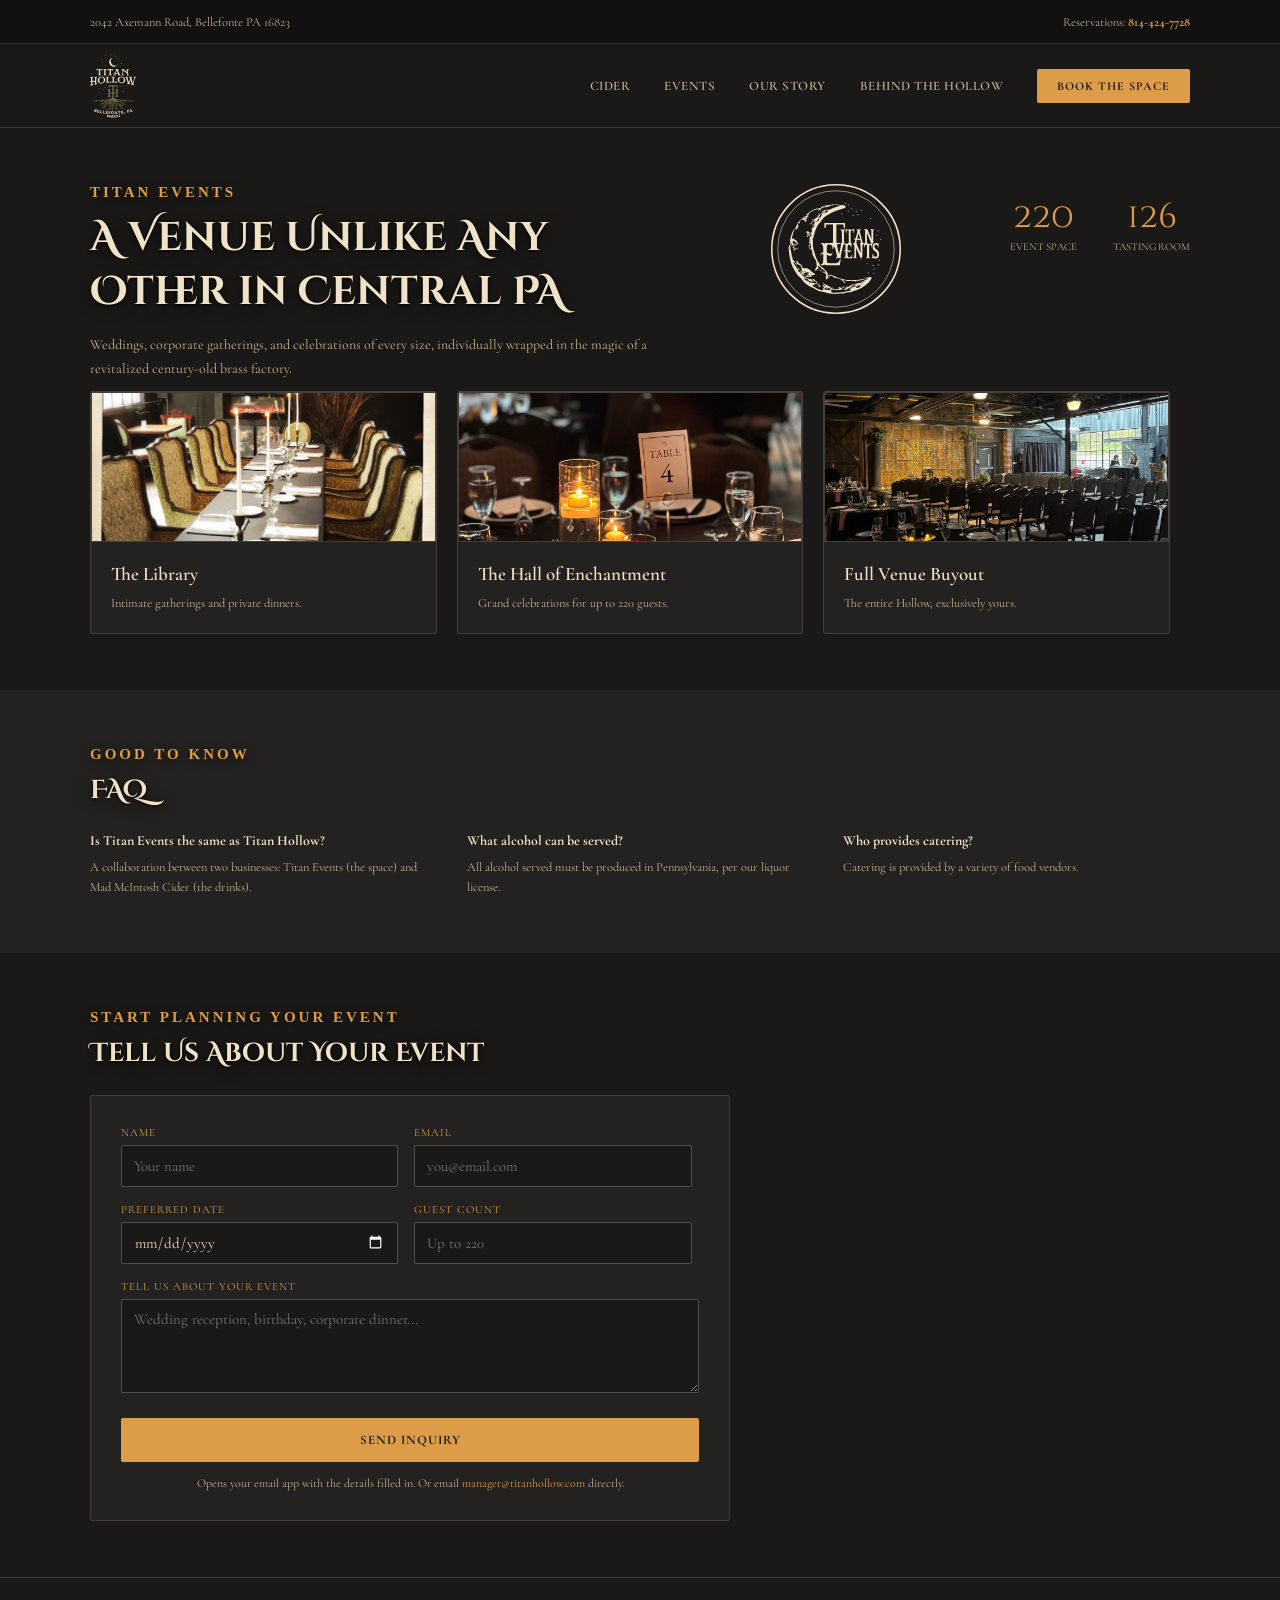
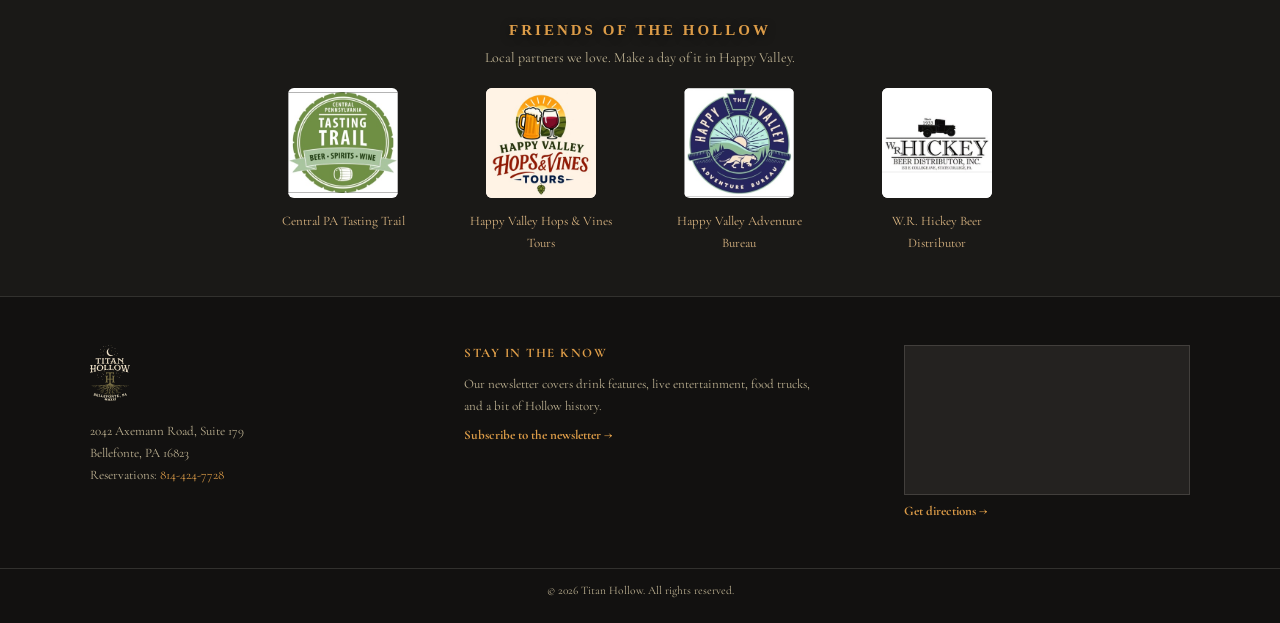
<file: book.html>
<!doctype html><html><head><meta charset="utf-8"><title>Titan Hollow | Book the Space</title><meta name="robots" content="noindex, nofollow"><meta name="viewport" content="width=device-width, initial-scale=1">
    <style>
@import url('https://fonts.googleapis.com/css2?family=Cinzel+Decorative:wght@700&family=Cormorant+Garamond:ital,wght@0,400;0,600;1,400&family=IM+Fell+English+SC&display=swap');
* { box-sizing:border-box; margin:0; padding:0; }
html { background:#0d0d0c; }
body { font-family:'Cormorant Garamond', Georgia, serif; font-size:18px; background:#1a1917; color:#f0e2c9; width:1280px; margin:0 auto; }
.eyebrow { font-family:'IM Fell English SC', Georgia, serif; font-size:15px; letter-spacing:3px; text-transform:uppercase; color:#DC9C48; font-weight:700; margin-bottom:10px; text-shadow:0 2px 8px rgba(0,0,0,0.6); }
h1,h2,h3 { font-family:'Cinzel Decorative', Georgia, 'Times New Roman', serif; font-weight:700; color:#f0e2c9; text-shadow:0 3px 14px rgba(0,0,0,0.65), 0 1px 3px rgba(0,0,0,0.8); }
a { color:#DC9C48; text-decoration:none; }
.section { padding:56px 90px; overflow:hidden; }
.btn { display:inline-block; padding:14px 26px; border-radius:2px; font-size:13px; letter-spacing:1px; text-transform:uppercase; font-weight:700; cursor:pointer; }
.btn-solid { background:#DC9C48; color:#1a1917; }
.btn-outline { border:1.5px solid #BFB393; color:#f0e2c9; }
.tag { display:inline-block; font-size:10.5px; letter-spacing:1.5px; text-transform:uppercase; font-weight:700; padding:4px 10px; border-radius:20px; }
.tag-copper { background:rgba(201,133,62,0.18); color:#DC9C48; }
.tag-plum { background:rgba(191,179,147,0.22); color:#BFB393; }
.imgbox { overflow:hidden; border:1px solid rgba(244,238,223,0.14); background:#242220; }
.imgbox img { width:100%; height:100%; object-fit:cover; display:block; }
.editnote { background:#DC9C48; color:#1a1917; text-align:center; font-size:12.5px; font-weight:700; padding:9px 20px; }
.editnote a { color:#1a1917; text-decoration:underline; }
</style><link rel="stylesheet" href="responsive.css"></head><body>
    <div style="height:44px; background:#121110; display:flex; align-items:center; justify-content:space-between;
                padding:0 90px; font-size:12.5px; color:#BFB393; border-bottom:1px solid rgba(244,238,223,0.14);">
      <div>2042 Axemann Road, Bellefonte PA 16823</div>
      <div>Reservations: <a href="tel:+18144247728" style="color:#DC9C48; font-weight:700;">814-424-7728</a></div>
    </div>
    <div style="height:84px; background:#1a1917; display:flex; align-items:center; justify-content:space-between;
                padding:0 90px; border-bottom:1px solid rgba(244,238,223,0.14);">
      <a href="home.html" style="display:flex; align-items:center;"><img src="images/titan-hollow-logo.svg" style="height:64px; width:auto;" alt="Titan Hollow"></a>
      <div style="display:flex; align-items:center;"><a href="cider.html" style="color:#BFB393; font-size:13px; letter-spacing:0.5px; text-transform:uppercase; font-weight:600; margin-right:34px;">Cider</a><a href="events.html" style="color:#BFB393; font-size:13px; letter-spacing:0.5px; text-transform:uppercase; font-weight:600; margin-right:34px;">Events</a><a href="our-story.html" style="color:#BFB393; font-size:13px; letter-spacing:0.5px; text-transform:uppercase; font-weight:600; margin-right:34px;">Our Story</a><a href="blog.html" style="color:#BFB393; font-size:13px; letter-spacing:0.5px; text-transform:uppercase; font-weight:600; margin-right:34px;">Behind the Hollow</a><a href="book.html" class="btn btn-solid" style="font-size:12px; padding:10px 20px;">Book the Space</a></div>
    </div>
<div class="section" style="display:flex; justify-content:space-between; align-items:flex-start; padding-bottom:10px;">
  <div style="width:52%;">
    <div class="eyebrow">Titan Events</div>
    <h1 style="font-size:40px; margin-bottom:14px;">A Venue Unlike Any Other in Central PA</h1>
    <p style="color:#BFB393; font-size:14px; line-height:1.7;">Weddings, corporate gatherings, and celebrations of every size, individually wrapped in the magic of a revitalized century-old brass factory.</p>
  </div>
  <img src="images/titan-events-logo.svg" style="width:130px; height:130px; flex-shrink:0;" alt="Titan Events">
  <div style="display:flex; gap:36px; padding-top:10px;">
    <div style="text-align:center;"><div style="font-family:'Cinzel Decorative', Georgia, serif; font-size:34px; color:#DC9C48;">220</div><div style="font-size:10.5px; color:#BFB393; text-transform:uppercase;">Event Space</div></div>
    <div style="text-align:center;"><div style="font-family:'Cinzel Decorative', Georgia, serif; font-size:34px; color:#DC9C48;">126</div><div style="font-size:10.5px; color:#BFB393; text-transform:uppercase;">Tasting Room</div></div>
  </div>
</div>
<div class="section" style="padding-top:0;">
  <div style="display:flex; gap:20px;">
    
    <div style="width:31.5%; background:#242220; border:1px solid rgba(244,238,223,0.14); border-radius:3px; overflow:hidden;">
      <div class="imgbox" style="height:150px; "><img src="images/space-library.jpg" alt=""></div>
      <div style="padding:20px;">
        <div style="font-family:'Cormorant Garamond', Georgia, serif; font-weight:600; font-size:19px; color:#f0e2c9; margin-bottom:8px;">The Library</div>
        <div style="font-size:12.5px; color:#BFB393; line-height:1.6;">Intimate gatherings and private dinners.</div>
      </div>
    </div>
    
    <div style="width:31.5%; background:#242220; border:1px solid rgba(244,238,223,0.14); border-radius:3px; overflow:hidden;">
      <div class="imgbox" style="height:150px; "><img src="images/space-hall-of-enchantment.jpg" alt=""></div>
      <div style="padding:20px;">
        <div style="font-family:'Cormorant Garamond', Georgia, serif; font-weight:600; font-size:19px; color:#f0e2c9; margin-bottom:8px;">The Hall of Enchantment</div>
        <div style="font-size:12.5px; color:#BFB393; line-height:1.6;">Grand celebrations for up to 220 guests.</div>
      </div>
    </div>
    
    <div style="width:31.5%; background:#242220; border:1px solid rgba(244,238,223,0.14); border-radius:3px; overflow:hidden;">
      <div class="imgbox" style="height:150px; "><img src="images/space-full-venue.jpg" alt=""></div>
      <div style="padding:20px;">
        <div style="font-family:'Cormorant Garamond', Georgia, serif; font-weight:600; font-size:19px; color:#f0e2c9; margin-bottom:8px;">Full Venue Buyout</div>
        <div style="font-size:12.5px; color:#BFB393; line-height:1.6;">The entire Hollow, exclusively yours.</div>
      </div>
    </div>
  </div>
</div>
<div class="section" style="background:#242220;">
  <div class="eyebrow">Good to Know</div>
  <h2 style="font-size:26px; margin-bottom:24px;">FAQ</h2>
  <div style="display:flex; gap:30px;">
    <div style="width:32%;"><div style="font-weight:700; margin-bottom:8px; font-size:14px;">Is Titan Events the same as Titan Hollow?</div><div style="font-size:12.5px; color:#BFB393; line-height:1.6;">A collaboration between two businesses: Titan Events (the space) and Mad McIntosh Cider (the drinks).</div></div>
    <div style="width:32%;"><div style="font-weight:700; margin-bottom:8px; font-size:14px;">What alcohol can be served?</div><div style="font-size:12.5px; color:#BFB393; line-height:1.6;">All alcohol served must be produced in Pennsylvania, per our liquor license.</div></div>
    <div style="width:32%;"><div style="font-weight:700; margin-bottom:8px; font-size:14px;">Who provides catering?</div><div style="font-size:12.5px; color:#BFB393; line-height:1.6;">Catering is provided by a variety of food vendors.</div></div>
  </div>
</div>
<div class="section">
  <div class="eyebrow">Start Planning Your Event</div>
  <h2 style="font-size:26px; margin-bottom:24px;">Tell Us About Your Event</h2>
  <form id="inquiry" style="max-width:640px; background:#242220; border:1px solid rgba(244,238,223,0.14); padding:30px; border-radius:3px;">
    <div style="display:flex; gap:16px; margin-bottom:16px;">
      <div style="width:48%;"><label for="iq-name" style="font-size:11px; color:#DC9C48; text-transform:uppercase; letter-spacing:1px; margin-bottom:6px; display:block;">Name</label><input id="iq-name" name="name" required placeholder="Your name" style="width:100%; background:#1a1917; border:1px solid rgba(244,238,223,0.25); border-radius:2px; height:42px; padding:0 12px; font:inherit; font-size:15px; color:#f0e2c9;"></div>
      <div style="width:48%;"><label for="iq-email" style="font-size:11px; color:#DC9C48; text-transform:uppercase; letter-spacing:1px; margin-bottom:6px; display:block;">Email</label><input id="iq-email" name="email" type="email" required placeholder="you@email.com" style="width:100%; background:#1a1917; border:1px solid rgba(244,238,223,0.25); border-radius:2px; height:42px; padding:0 12px; font:inherit; font-size:15px; color:#f0e2c9;"></div>
    </div>
    <div style="display:flex; gap:16px; margin-bottom:16px;">
      <div style="width:48%;"><label for="iq-date" style="font-size:11px; color:#DC9C48; text-transform:uppercase; letter-spacing:1px; margin-bottom:6px; display:block;">Preferred Date</label><input id="iq-date" name="date" type="date" style="width:100%; background:#1a1917; border:1px solid rgba(244,238,223,0.25); border-radius:2px; height:42px; padding:0 12px; font:inherit; font-size:15px; color:#f0e2c9; color-scheme:dark;"></div>
      <div style="width:48%;"><label for="iq-guests" style="font-size:11px; color:#DC9C48; text-transform:uppercase; letter-spacing:1px; margin-bottom:6px; display:block;">Guest Count</label><input id="iq-guests" name="guests" type="number" min="1" max="220" placeholder="Up to 220" style="width:100%; background:#1a1917; border:1px solid rgba(244,238,223,0.25); border-radius:2px; height:42px; padding:0 12px; font:inherit; font-size:15px; color:#f0e2c9;"></div>
    </div>
    <label for="iq-about" style="font-size:11px; color:#DC9C48; text-transform:uppercase; letter-spacing:1px; margin-bottom:6px; display:block;">Tell Us About Your Event</label>
    <textarea id="iq-about" name="about" rows="4" placeholder="Wedding reception, birthday, corporate dinner..." style="width:100%; background:#1a1917; border:1px solid rgba(244,238,223,0.25); border-radius:2px; height:42px; padding:0 12px; font:inherit; font-size:15px; color:#f0e2c9; height:auto; padding:10px 12px; margin-bottom:20px; resize:vertical;"></textarea>
    <button type="submit" class="btn btn-solid" style="width:100%; text-align:center; display:block; border:0; font-family:inherit;">Send Inquiry</button>
    <div style="text-align:center; font-size:12px; color:#BFB393; margin-top:14px;">Opens your email app with the details filled in. Or email <a href="mailto:manager@titanhollow.com">manager@titanhollow.com</a> directly.</div>
  </form>
<script>
document.getElementById('inquiry').addEventListener('submit', function (e) {
  e.preventDefault();
  var f = e.target;
  var body = 'Name: ' + f.name.value + '\nEmail: ' + f.email.value +
    '\nPreferred date: ' + (f.date.value || 'Flexible') + '\nGuest count: ' + (f.guests.value || 'Not sure yet') +
    '\n\nAbout the event:\n' + f.about.value;
  window.location.href = 'mailto:manager@titanhollow.com?subject=' +
    encodeURIComponent('Event inquiry from ' + f.name.value) + '&body=' + encodeURIComponent(body);
});
</script>
</div>
<div class="section friends" style="padding-top:44px; padding-bottom:44px; border-top:1px solid rgba(244,238,223,0.14); text-align:center;">
  <div class="eyebrow">Friends of the Hollow</div>
  <p style="color:#BFB393; font-size:14px; margin:4px auto 22px; max-width:560px;">Local partners we love. Make a day of it in Happy Valley.</p>
  <div class="friends-row" style="display:flex; justify-content:center; flex-wrap:wrap; gap:28px 48px;">
    <a href="https://www.centralpatastingtrail.com/" target="_blank" rel="noopener" style="display:block; text-align:center;"><img src="images/partner-tasting-trail.jpg" alt="Central PA Tasting Trail logo" style="height:110px; border-radius:6px; background:#fff; display:block; margin:0 auto 10px;"><span style="font-size:13px; color:#DDB884;">Central PA Tasting Trail</span></a>
    <a href="https://www.hopsandvinestours.com/" target="_blank" rel="noopener" style="display:block; text-align:center;"><img src="images/partner-hops-vines.jpg" alt="Happy Valley Hops &amp; Vines Tours logo" style="height:110px; border-radius:6px; background:#fff; display:block; margin:0 auto 10px;"><span style="font-size:13px; color:#DDB884;">Happy Valley Hops &amp; Vines Tours</span></a>
    <a href="https://happyvalley.com/" target="_blank" rel="noopener" style="display:block; text-align:center;"><img src="images/partner-happy-valley-adventure-bureau.jpg" alt="Happy Valley Adventure Bureau logo" style="height:110px; border-radius:6px; background:#fff; display:block; margin:0 auto 10px;"><span style="font-size:13px; color:#DDB884;">Happy Valley Adventure Bureau</span></a>
    <a href="https://wrhickey.com/" target="_blank" rel="noopener" style="display:block; text-align:center;"><img src="images/partner-wr-hickey-square.jpg" alt="W.R. Hickey Beer Distributor logo" style="height:110px; border-radius:6px; background:#fff; display:block; margin:0 auto 10px;"><span style="font-size:13px; color:#DDB884;">W.R. Hickey Beer Distributor</span></a>
  </div>
</div>
    <div style="padding:48px 90px; background:#121110; display:flex; justify-content:space-between; border-top:1px solid rgba(244,238,223,0.14);">
      <div style="width:26%;">
        <img src="images/titan-hollow-logo.svg" style="height:56px; width:auto; margin-bottom:14px;" alt="Titan Hollow">
        <div style="font-size:13px; color:#BFB393; line-height:1.7;">2042 Axemann Road, Suite 179<br>Bellefonte, PA 16823<br>Reservations: <a href="tel:+18144247728">814-424-7728</a></div>
      </div>
      <div style="width:32%;">
        <div style="font-size:13px; color:#DC9C48; text-transform:uppercase; letter-spacing:1.5px; font-weight:700; margin-bottom:12px;">Stay in the Know</div>
        <div style="font-size:13px; color:#BFB393; line-height:1.7; margin-bottom:10px;">Our newsletter covers drink features, live entertainment, food trucks, and a bit of Hollow history.</div>
        <a href="https://mailchi.mp/titanhollow/60pbl9o3km" target="_blank" rel="noopener" style="display:block; font-size:13px; color:#DC9C48; font-weight:700;">Subscribe to the newsletter &rarr;</a>
      </div>
      <div style="width:26%;"><div class="imgbox map" style="height:150px;"><iframe title="Map to Titan Hollow" src="https://www.google.com/maps/embed?origin=mfe&amp;pb=!1m2!2m1!1sTitan+Hollow,+2042+Axemann+Road,+Bellefonte,+PA+16823" style="width:100%; height:100%; border:0; display:block;" loading="lazy" referrerpolicy="no-referrer-when-downgrade" allowfullscreen></iframe></div><a href="https://www.google.com/maps/dir/?api=1&amp;destination=Titan+Hollow,+2042+Axemann+Road,+Bellefonte,+PA+16823" target="_blank" rel="noopener" style="display:inline-block; margin-top:8px; font-size:13px; font-weight:700;">Get directions &rarr;</a></div>
    </div>
    <div style="background:#121110; text-align:center; font-size:11.5px; color:#BFB393; padding:14px 0 26px; border-top:1px solid rgba(244,238,223,0.14);">&copy; 2026 Titan Hollow. All rights reserved.</div>
    <script src="site.js"></script>
</body></html>
</file>
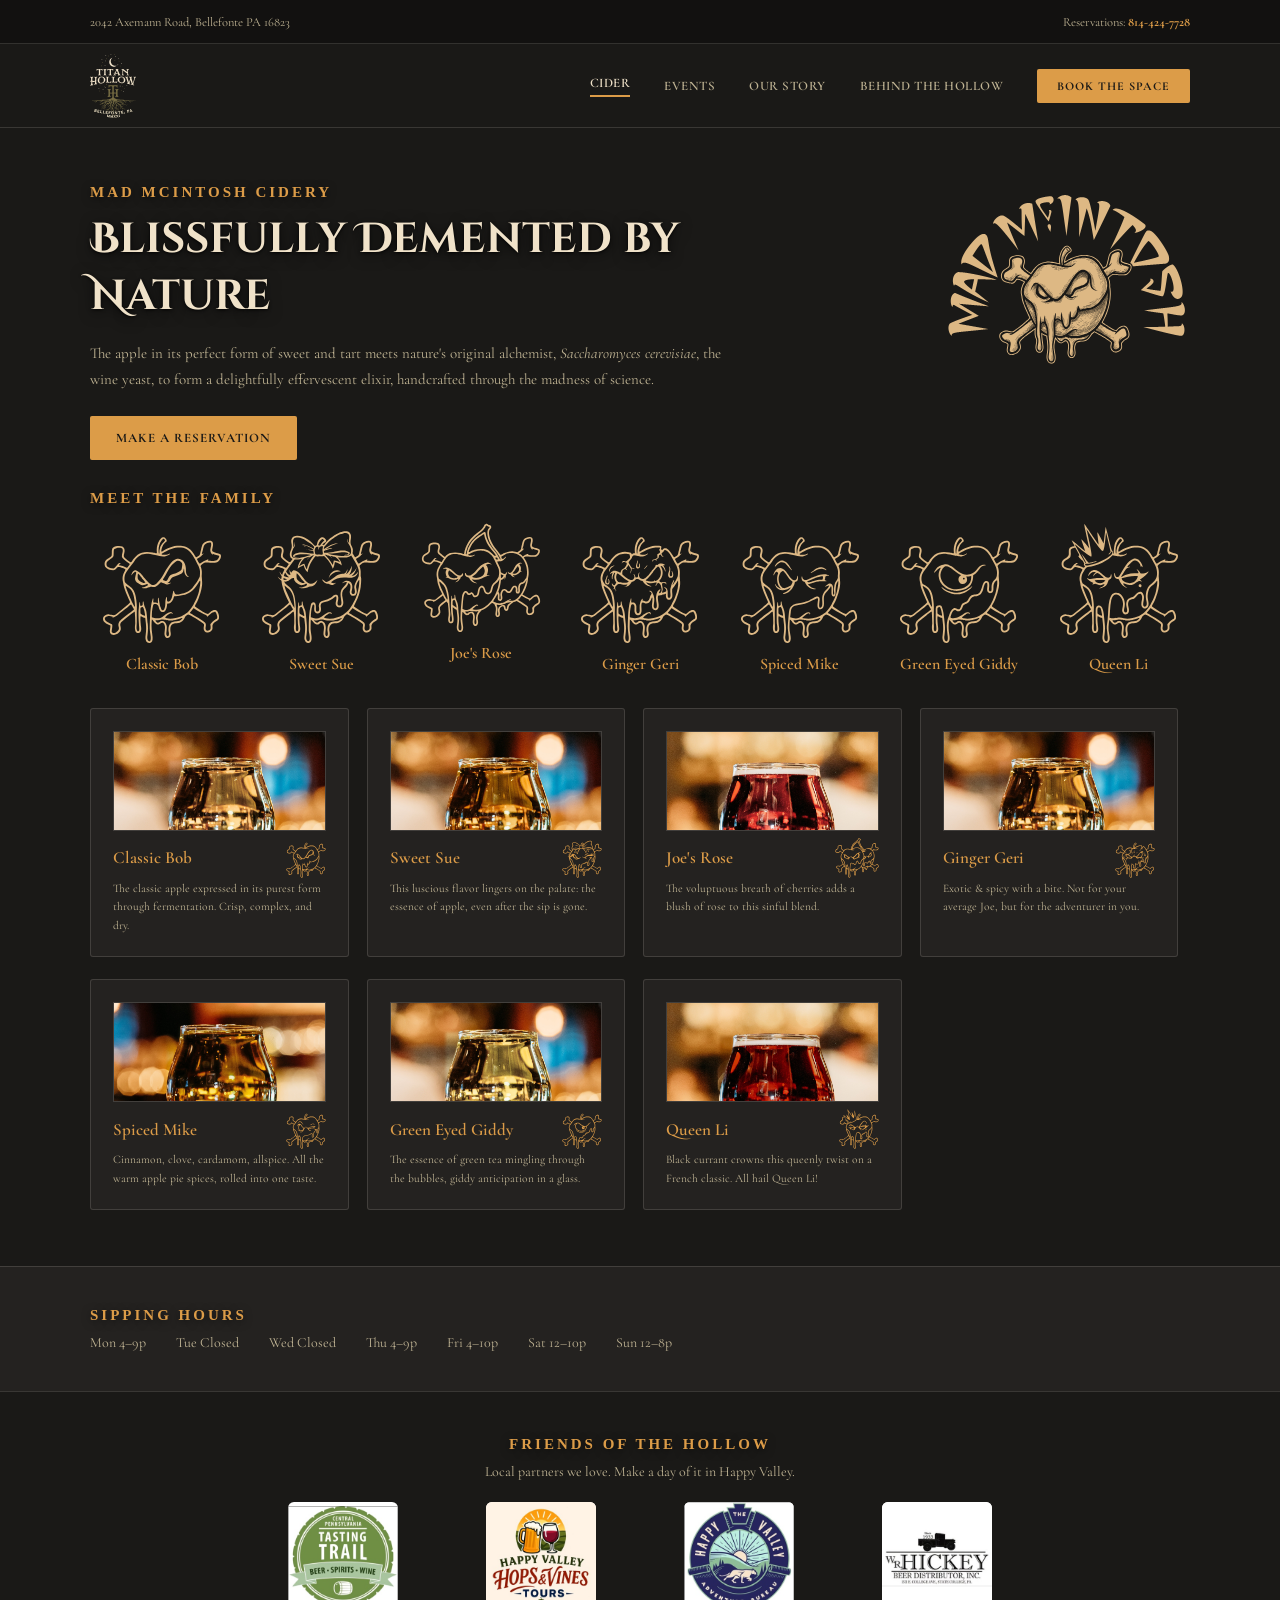
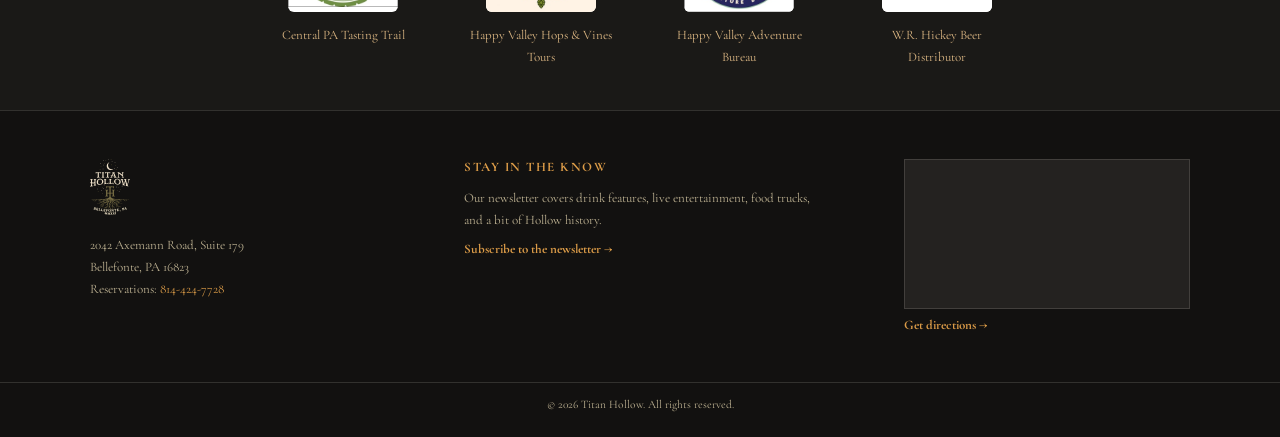
<file: cider.html>
<!doctype html><html><head><meta charset="utf-8"><title>Titan Hollow | Cider</title><meta name="robots" content="noindex, nofollow"><meta name="viewport" content="width=device-width, initial-scale=1">
    <style>
@import url('https://fonts.googleapis.com/css2?family=Cinzel+Decorative:wght@700&family=Cormorant+Garamond:ital,wght@0,400;0,600;1,400&family=IM+Fell+English+SC&display=swap');
* { box-sizing:border-box; margin:0; padding:0; }
html { background:#0d0d0c; }
body { font-family:'Cormorant Garamond', Georgia, serif; font-size:18px; background:#1a1917; color:#f0e2c9; width:1280px; margin:0 auto; }
.eyebrow { font-family:'IM Fell English SC', Georgia, serif; font-size:15px; letter-spacing:3px; text-transform:uppercase; color:#DC9C48; font-weight:700; margin-bottom:10px; text-shadow:0 2px 8px rgba(0,0,0,0.6); }
h1,h2,h3 { font-family:'Cinzel Decorative', Georgia, 'Times New Roman', serif; font-weight:700; color:#f0e2c9; text-shadow:0 3px 14px rgba(0,0,0,0.65), 0 1px 3px rgba(0,0,0,0.8); }
a { color:#DC9C48; text-decoration:none; }
.section { padding:56px 90px; overflow:hidden; }
.btn { display:inline-block; padding:14px 26px; border-radius:2px; font-size:13px; letter-spacing:1px; text-transform:uppercase; font-weight:700; cursor:pointer; }
.btn-solid { background:#DC9C48; color:#1a1917; }
.btn-outline { border:1.5px solid #BFB393; color:#f0e2c9; }
.tag { display:inline-block; font-size:10.5px; letter-spacing:1.5px; text-transform:uppercase; font-weight:700; padding:4px 10px; border-radius:20px; }
.tag-copper { background:rgba(201,133,62,0.18); color:#DC9C48; }
.tag-plum { background:rgba(191,179,147,0.22); color:#BFB393; }
.imgbox { overflow:hidden; border:1px solid rgba(244,238,223,0.14); background:#242220; }
.imgbox img { width:100%; height:100%; object-fit:cover; display:block; }
.editnote { background:#DC9C48; color:#1a1917; text-align:center; font-size:12.5px; font-weight:700; padding:9px 20px; }
.editnote a { color:#1a1917; text-decoration:underline; }
</style><link rel="stylesheet" href="responsive.css"></head><body>
    <div style="height:44px; background:#121110; display:flex; align-items:center; justify-content:space-between;
                padding:0 90px; font-size:12.5px; color:#BFB393; border-bottom:1px solid rgba(244,238,223,0.14);">
      <div>2042 Axemann Road, Bellefonte PA 16823</div>
      <div>Reservations: <a href="tel:+18144247728" style="color:#DC9C48; font-weight:700;">814-424-7728</a></div>
    </div>
    <div style="height:84px; background:#1a1917; display:flex; align-items:center; justify-content:space-between;
                padding:0 90px; border-bottom:1px solid rgba(244,238,223,0.14);">
      <a href="home.html" style="display:flex; align-items:center;"><img src="images/titan-hollow-logo.svg" style="height:64px; width:auto;" alt="Titan Hollow"></a>
      <div style="display:flex; align-items:center;"><a href="cider.html" style="color:#f0e2c9; border-bottom:2px solid #DC9C48; padding-bottom:4px; font-size:13px; letter-spacing:0.5px; text-transform:uppercase; font-weight:600; margin-right:34px;">Cider</a><a href="events.html" style="color:#BFB393; font-size:13px; letter-spacing:0.5px; text-transform:uppercase; font-weight:600; margin-right:34px;">Events</a><a href="our-story.html" style="color:#BFB393; font-size:13px; letter-spacing:0.5px; text-transform:uppercase; font-weight:600; margin-right:34px;">Our Story</a><a href="blog.html" style="color:#BFB393; font-size:13px; letter-spacing:0.5px; text-transform:uppercase; font-weight:600; margin-right:34px;">Behind the Hollow</a><a href="book.html" class="btn btn-solid" style="font-size:12px; padding:10px 20px;">Book the Space</a></div>
    </div>
<div class="section" style="padding-bottom:20px; display:flex; justify-content:space-between; align-items:flex-start;">
  <div style="width:68%;">
    <div class="eyebrow">Mad McIntosh Cidery</div>
    <h1 style="font-size:42px; margin-bottom:16px;">Blissfully Demented by Nature</h1>
    <p style="color:#BFB393; font-size:15px; max-width:640px; line-height:1.7; margin-bottom:24px;">
      The apple in its perfect form of sweet and tart meets nature's original alchemist, <em>Saccharomyces cerevisiae</em>, the wine yeast,
      to form a delightfully effervescent elixir, handcrafted through the madness of science.
    </p>
    <a href="tel:+18144247728" class="btn btn-solid">Make a Reservation</a>
  </div>
  <img class="mm-arch" src="images/mad-mcintosh-arch.svg" alt="Mad McIntosh Cider" style="width:250px; height:auto; flex-shrink:0; margin-top:-10px;">
</div>
<div class="section" style="padding-top:10px; padding-bottom:34px;">
  <div class="eyebrow">Meet the Family</div>
  <div class="cider-lineup" style="display:flex; justify-content:space-between; gap:10px; margin-top:16px;">
    <a href="#cider-classic-bob" style="width:13%; text-align:center;"><img src="images/cider-characters-line/classic-bob.svg" alt="Classic Bob character" style="width:100%; max-width:120px; display:block; margin:0 auto 8px;"><span style="font-family:'Cormorant Garamond', Georgia, serif; font-weight:600; font-size:16px; color:#DC9C48;">Classic Bob</span></a>
    <a href="#cider-sweet-sue" style="width:13%; text-align:center;"><img src="images/cider-characters-line/sweet-sue.svg" alt="Sweet Sue character" style="width:100%; max-width:120px; display:block; margin:0 auto 8px;"><span style="font-family:'Cormorant Garamond', Georgia, serif; font-weight:600; font-size:16px; color:#DC9C48;">Sweet Sue</span></a>
    <a href="#cider-joes-rose" style="width:13%; text-align:center;"><img src="images/cider-characters-line/joes-rose.svg" alt="Joe's Rose character" style="width:100%; max-width:120px; display:block; margin:0 auto 8px;"><span style="font-family:'Cormorant Garamond', Georgia, serif; font-weight:600; font-size:16px; color:#DC9C48;">Joe's Rose</span></a>
    <a href="#cider-ginger-geri" style="width:13%; text-align:center;"><img src="images/cider-characters-line/ginger-geri.svg" alt="Ginger Geri character" style="width:100%; max-width:120px; display:block; margin:0 auto 8px;"><span style="font-family:'Cormorant Garamond', Georgia, serif; font-weight:600; font-size:16px; color:#DC9C48;">Ginger Geri</span></a>
    <a href="#cider-spiced-mike" style="width:13%; text-align:center;"><img src="images/cider-characters-line/spiced-mike.svg" alt="Spiced Mike character" style="width:100%; max-width:120px; display:block; margin:0 auto 8px;"><span style="font-family:'Cormorant Garamond', Georgia, serif; font-weight:600; font-size:16px; color:#DC9C48;">Spiced Mike</span></a>
    <a href="#cider-green-eyed-giddy" style="width:13%; text-align:center;"><img src="images/cider-characters-line/green-eyed-giddy.svg" alt="Green Eyed Giddy character" style="width:100%; max-width:120px; display:block; margin:0 auto 8px;"><span style="font-family:'Cormorant Garamond', Georgia, serif; font-weight:600; font-size:16px; color:#DC9C48;">Green Eyed Giddy</span></a>
    <a href="#cider-queen-li" style="width:13%; text-align:center;"><img src="images/cider-characters-line/queen-li.svg" alt="Queen Li character" style="width:100%; max-width:120px; display:block; margin:0 auto 8px;"><span style="font-family:'Cormorant Garamond', Georgia, serif; font-weight:600; font-size:16px; color:#DC9C48;">Queen Li</span></a>
  </div>
</div>
<div class="section" style="padding-top:0;">
  <div style="display:flex; gap:18px; flex-wrap:wrap; row-gap:22px;">
    
    <div id="cider-classic-bob" style="scroll-margin-top:20px; width:23.5%; background:#242220; border:1px solid rgba(244,238,223,0.14); padding:22px; border-radius:3px;">
      <div class="imgbox" style="height:100px; margin-bottom:14px;"><img src="images/cider-classic-bob.jpg" alt="A glass of Classic Bob"></div>
      <div style="font-family:'Cormorant Garamond', Georgia, serif; font-weight:600; font-size:17px; color:#DC9C48; margin-bottom:8px; display:flex; align-items:center; justify-content:space-between; gap:8px; white-space:nowrap;">Classic Bob<img class="cider-mark" src="images/cider-icons-gold/classic-bob.svg" alt="" style="height:40px; flex:0 0 auto; margin:-7px 0;"></div>
      <div style="font-size:11.5px; color:#BFB393; line-height:1.6;">The classic apple expressed in its purest form through fermentation. Crisp, complex, and dry.</div>
    </div>
    
    <div id="cider-sweet-sue" style="scroll-margin-top:20px; width:23.5%; background:#242220; border:1px solid rgba(244,238,223,0.14); padding:22px; border-radius:3px;">
      <div class="imgbox" style="height:100px; margin-bottom:14px;"><img src="images/cider-sweet-sue.jpg" alt="A glass of Sweet Sue"></div>
      <div style="font-family:'Cormorant Garamond', Georgia, serif; font-weight:600; font-size:17px; color:#DC9C48; margin-bottom:8px; display:flex; align-items:center; justify-content:space-between; gap:8px; white-space:nowrap;">Sweet Sue<img class="cider-mark" src="images/cider-icons-gold/sweet-sue.svg" alt="" style="height:40px; flex:0 0 auto; margin:-7px 0;"></div>
      <div style="font-size:11.5px; color:#BFB393; line-height:1.6;">This luscious flavor lingers on the palate: the essence of apple, even after the sip is gone.</div>
    </div>
    
    <div id="cider-joes-rose" style="scroll-margin-top:20px; width:23.5%; background:#242220; border:1px solid rgba(244,238,223,0.14); padding:22px; border-radius:3px;">
      <div class="imgbox" style="height:100px; margin-bottom:14px;"><img src="images/cider-joes-rose.jpg" alt="A glass of Joe's Rose"></div>
      <div style="font-family:'Cormorant Garamond', Georgia, serif; font-weight:600; font-size:17px; color:#DC9C48; margin-bottom:8px; display:flex; align-items:center; justify-content:space-between; gap:8px; white-space:nowrap;">Joe's Rose<img class="cider-mark" src="images/cider-icons-gold/joes-rose.svg" alt="" style="height:40px; flex:0 0 auto; margin:-7px 0;"></div>
      <div style="font-size:11.5px; color:#BFB393; line-height:1.6;">The voluptuous breath of cherries adds a blush of rose to this sinful blend.</div>
    </div>
    
    <div id="cider-ginger-geri" style="scroll-margin-top:20px; width:23.5%; background:#242220; border:1px solid rgba(244,238,223,0.14); padding:22px; border-radius:3px;">
      <div class="imgbox" style="height:100px; margin-bottom:14px;"><img src="images/cider-ginger-geri.jpg" alt="A glass of Ginger Geri"></div>
      <div style="font-family:'Cormorant Garamond', Georgia, serif; font-weight:600; font-size:17px; color:#DC9C48; margin-bottom:8px; display:flex; align-items:center; justify-content:space-between; gap:8px; white-space:nowrap;">Ginger Geri<img class="cider-mark" src="images/cider-icons-gold/ginger-geri.svg" alt="" style="height:40px; flex:0 0 auto; margin:-7px 0;"></div>
      <div style="font-size:11.5px; color:#BFB393; line-height:1.6;">Exotic &amp; spicy with a bite. Not for your average Joe, but for the adventurer in you.</div>
    </div>
    
    <div id="cider-spiced-mike" style="scroll-margin-top:20px; width:23.5%; background:#242220; border:1px solid rgba(244,238,223,0.14); padding:22px; border-radius:3px;">
      <div class="imgbox" style="height:100px; margin-bottom:14px;"><img src="images/cider-spiced-mike.jpg" alt="A glass of Spiced Mike"></div>
      <div style="font-family:'Cormorant Garamond', Georgia, serif; font-weight:600; font-size:17px; color:#DC9C48; margin-bottom:8px; display:flex; align-items:center; justify-content:space-between; gap:8px; white-space:nowrap;">Spiced Mike<img class="cider-mark" src="images/cider-icons-gold/spiced-mike.svg" alt="" style="height:40px; flex:0 0 auto; margin:-7px 0;"></div>
      <div style="font-size:11.5px; color:#BFB393; line-height:1.6;">Cinnamon, clove, cardamom, allspice. All the warm apple pie spices, rolled into one taste.</div>
    </div>
    
    <div id="cider-green-eyed-giddy" style="scroll-margin-top:20px; width:23.5%; background:#242220; border:1px solid rgba(244,238,223,0.14); padding:22px; border-radius:3px;">
      <div class="imgbox" style="height:100px; margin-bottom:14px;"><img src="images/cider-green-eyed-giddy.jpg" alt="A glass of Green Eyed Giddy"></div>
      <div style="font-family:'Cormorant Garamond', Georgia, serif; font-weight:600; font-size:17px; color:#DC9C48; margin-bottom:8px; display:flex; align-items:center; justify-content:space-between; gap:8px; white-space:nowrap;">Green Eyed Giddy<img class="cider-mark" src="images/cider-icons-gold/green-eyed-giddy.svg" alt="" style="height:40px; flex:0 0 auto; margin:-7px 0;"></div>
      <div style="font-size:11.5px; color:#BFB393; line-height:1.6;">The essence of green tea mingling through the bubbles, giddy anticipation in a glass.</div>
    </div>
    
    <div id="cider-queen-li" style="scroll-margin-top:20px; width:23.5%; background:#242220; border:1px solid rgba(244,238,223,0.14); padding:22px; border-radius:3px;">
      <div class="imgbox" style="height:100px; margin-bottom:14px;"><img src="images/cider-queen-li.jpg" alt="A glass of Queen Li"></div>
      <div style="font-family:'Cormorant Garamond', Georgia, serif; font-weight:600; font-size:17px; color:#DC9C48; margin-bottom:8px; display:flex; align-items:center; justify-content:space-between; gap:8px; white-space:nowrap;">Queen Li<img class="cider-mark" src="images/cider-icons-gold/queen-li.svg" alt="" style="height:40px; flex:0 0 auto; margin:-7px 0;"></div>
      <div style="font-size:11.5px; color:#BFB393; line-height:1.6;">Black currant crowns this queenly twist on a French classic. All hail Queen Li!</div>
    </div>
  </div>
</div>
<div style="background:#242220; padding:40px 90px; border-top:1px solid rgba(244,238,223,0.14);">
  <div class="eyebrow">Sipping Hours</div>
  <div style="display:flex; gap:30px; font-size:14px; color:#BFB393;">
    <div>Mon 4&ndash;9p</div><div>Tue Closed</div><div>Wed Closed</div><div>Thu 4&ndash;9p</div>
    <div>Fri 4&ndash;10p</div><div>Sat 12&ndash;10p</div><div>Sun 12&ndash;8p</div>
  </div>
</div>
<div class="section friends" style="padding-top:44px; padding-bottom:44px; border-top:1px solid rgba(244,238,223,0.14); text-align:center;">
  <div class="eyebrow">Friends of the Hollow</div>
  <p style="color:#BFB393; font-size:14px; margin:4px auto 22px; max-width:560px;">Local partners we love. Make a day of it in Happy Valley.</p>
  <div class="friends-row" style="display:flex; justify-content:center; flex-wrap:wrap; gap:28px 48px;">
    <a href="https://www.centralpatastingtrail.com/" target="_blank" rel="noopener" style="display:block; text-align:center;"><img src="images/partner-tasting-trail.jpg" alt="Central PA Tasting Trail logo" style="height:110px; border-radius:6px; background:#fff; display:block; margin:0 auto 10px;"><span style="font-size:13px; color:#DDB884;">Central PA Tasting Trail</span></a>
    <a href="https://www.hopsandvinestours.com/" target="_blank" rel="noopener" style="display:block; text-align:center;"><img src="images/partner-hops-vines.jpg" alt="Happy Valley Hops &amp; Vines Tours logo" style="height:110px; border-radius:6px; background:#fff; display:block; margin:0 auto 10px;"><span style="font-size:13px; color:#DDB884;">Happy Valley Hops &amp; Vines Tours</span></a>
    <a href="https://happyvalley.com/" target="_blank" rel="noopener" style="display:block; text-align:center;"><img src="images/partner-happy-valley-adventure-bureau.jpg" alt="Happy Valley Adventure Bureau logo" style="height:110px; border-radius:6px; background:#fff; display:block; margin:0 auto 10px;"><span style="font-size:13px; color:#DDB884;">Happy Valley Adventure Bureau</span></a>
    <a href="https://wrhickey.com/" target="_blank" rel="noopener" style="display:block; text-align:center;"><img src="images/partner-wr-hickey-square.jpg" alt="W.R. Hickey Beer Distributor logo" style="height:110px; border-radius:6px; background:#fff; display:block; margin:0 auto 10px;"><span style="font-size:13px; color:#DDB884;">W.R. Hickey Beer Distributor</span></a>
  </div>
</div>
    <div style="padding:48px 90px; background:#121110; display:flex; justify-content:space-between; border-top:1px solid rgba(244,238,223,0.14);">
      <div style="width:26%;">
        <img src="images/titan-hollow-logo.svg" style="height:56px; width:auto; margin-bottom:14px;" alt="Titan Hollow">
        <div style="font-size:13px; color:#BFB393; line-height:1.7;">2042 Axemann Road, Suite 179<br>Bellefonte, PA 16823<br>Reservations: <a href="tel:+18144247728">814-424-7728</a></div>
      </div>
      <div style="width:32%;">
        <div style="font-size:13px; color:#DC9C48; text-transform:uppercase; letter-spacing:1.5px; font-weight:700; margin-bottom:12px;">Stay in the Know</div>
        <div style="font-size:13px; color:#BFB393; line-height:1.7; margin-bottom:10px;">Our newsletter covers drink features, live entertainment, food trucks, and a bit of Hollow history.</div>
        <a href="https://mailchi.mp/titanhollow/60pbl9o3km" target="_blank" rel="noopener" style="display:block; font-size:13px; color:#DC9C48; font-weight:700;">Subscribe to the newsletter &rarr;</a>
      </div>
      <div style="width:26%;"><div class="imgbox map" style="height:150px;"><iframe title="Map to Titan Hollow" src="https://www.google.com/maps/embed?origin=mfe&amp;pb=!1m2!2m1!1sTitan+Hollow,+2042+Axemann+Road,+Bellefonte,+PA+16823" style="width:100%; height:100%; border:0; display:block;" loading="lazy" referrerpolicy="no-referrer-when-downgrade" allowfullscreen></iframe></div><a href="https://www.google.com/maps/dir/?api=1&amp;destination=Titan+Hollow,+2042+Axemann+Road,+Bellefonte,+PA+16823" target="_blank" rel="noopener" style="display:inline-block; margin-top:8px; font-size:13px; font-weight:700;">Get directions &rarr;</a></div>
    </div>
    <div style="background:#121110; text-align:center; font-size:11.5px; color:#BFB393; padding:14px 0 26px; border-top:1px solid rgba(244,238,223,0.14);">&copy; 2026 Titan Hollow. All rights reserved.</div>
    <script src="site.js"></script>
</body></html>
</file>
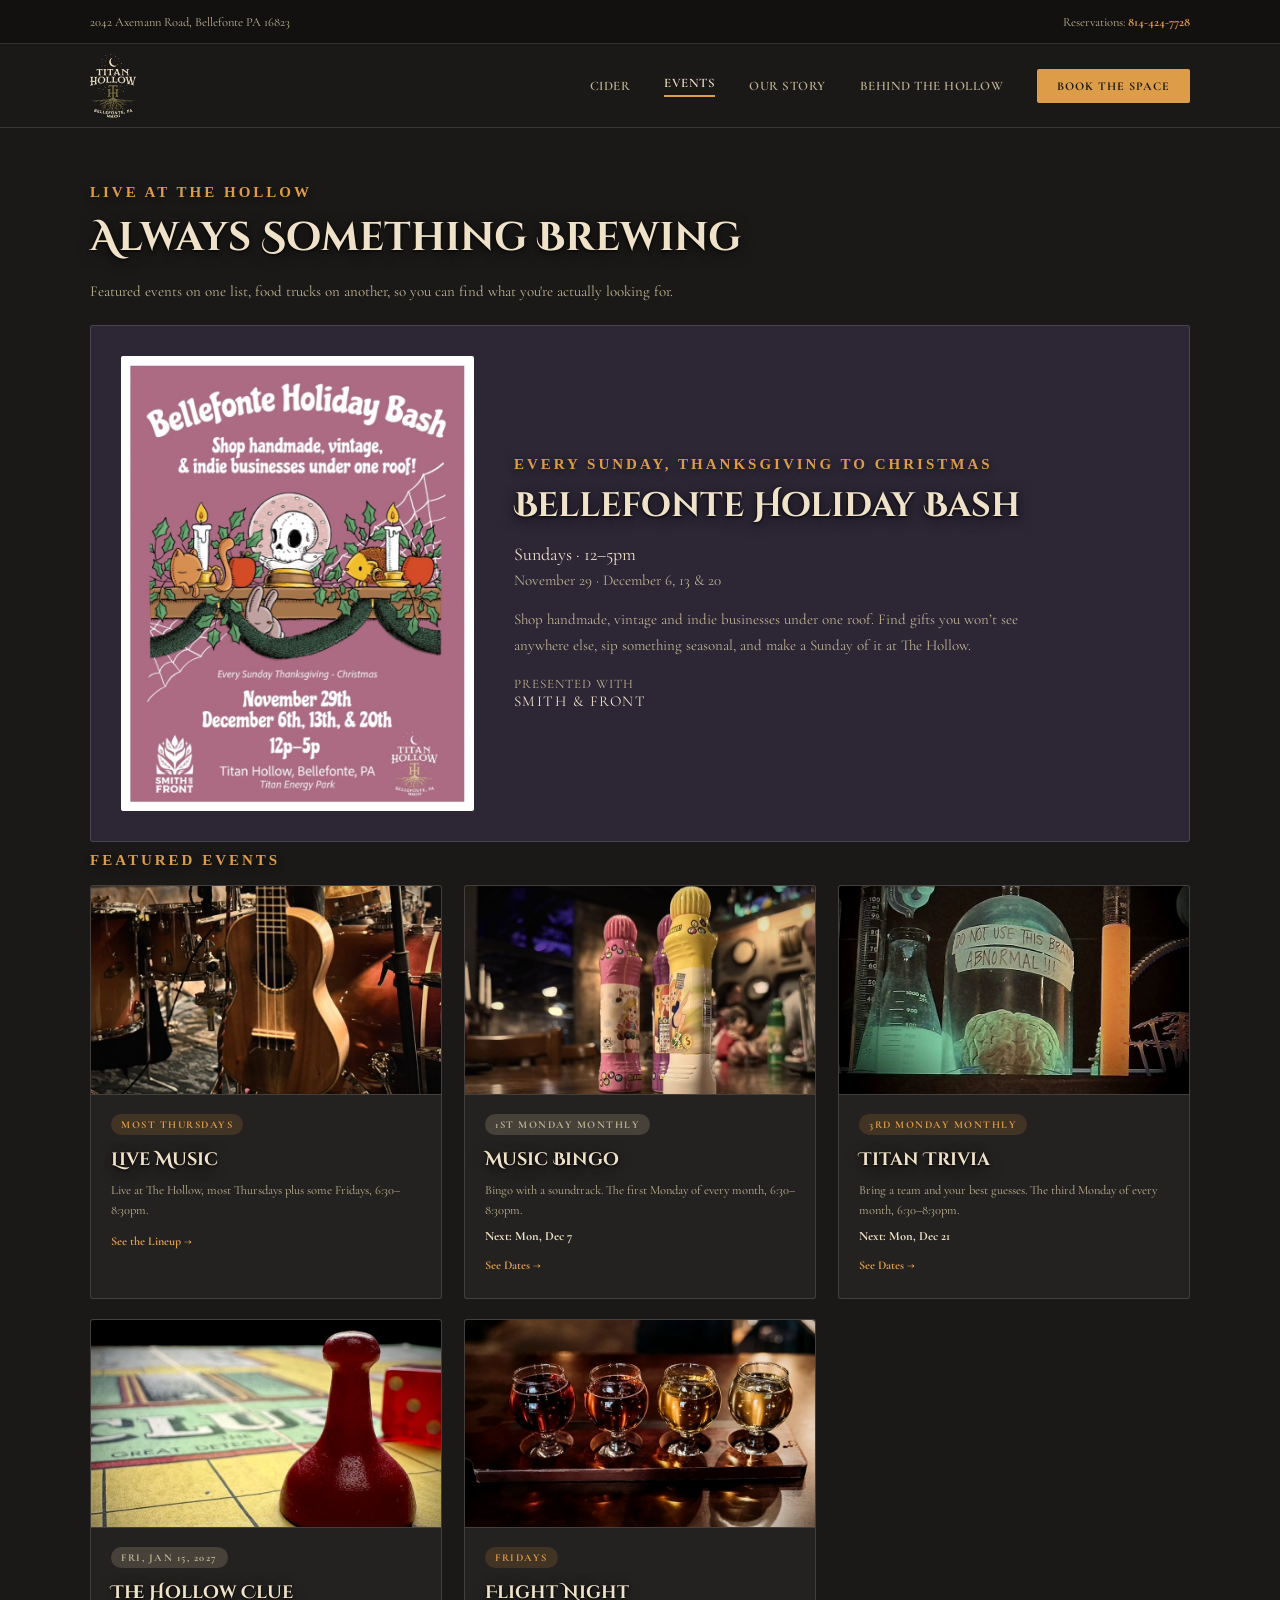
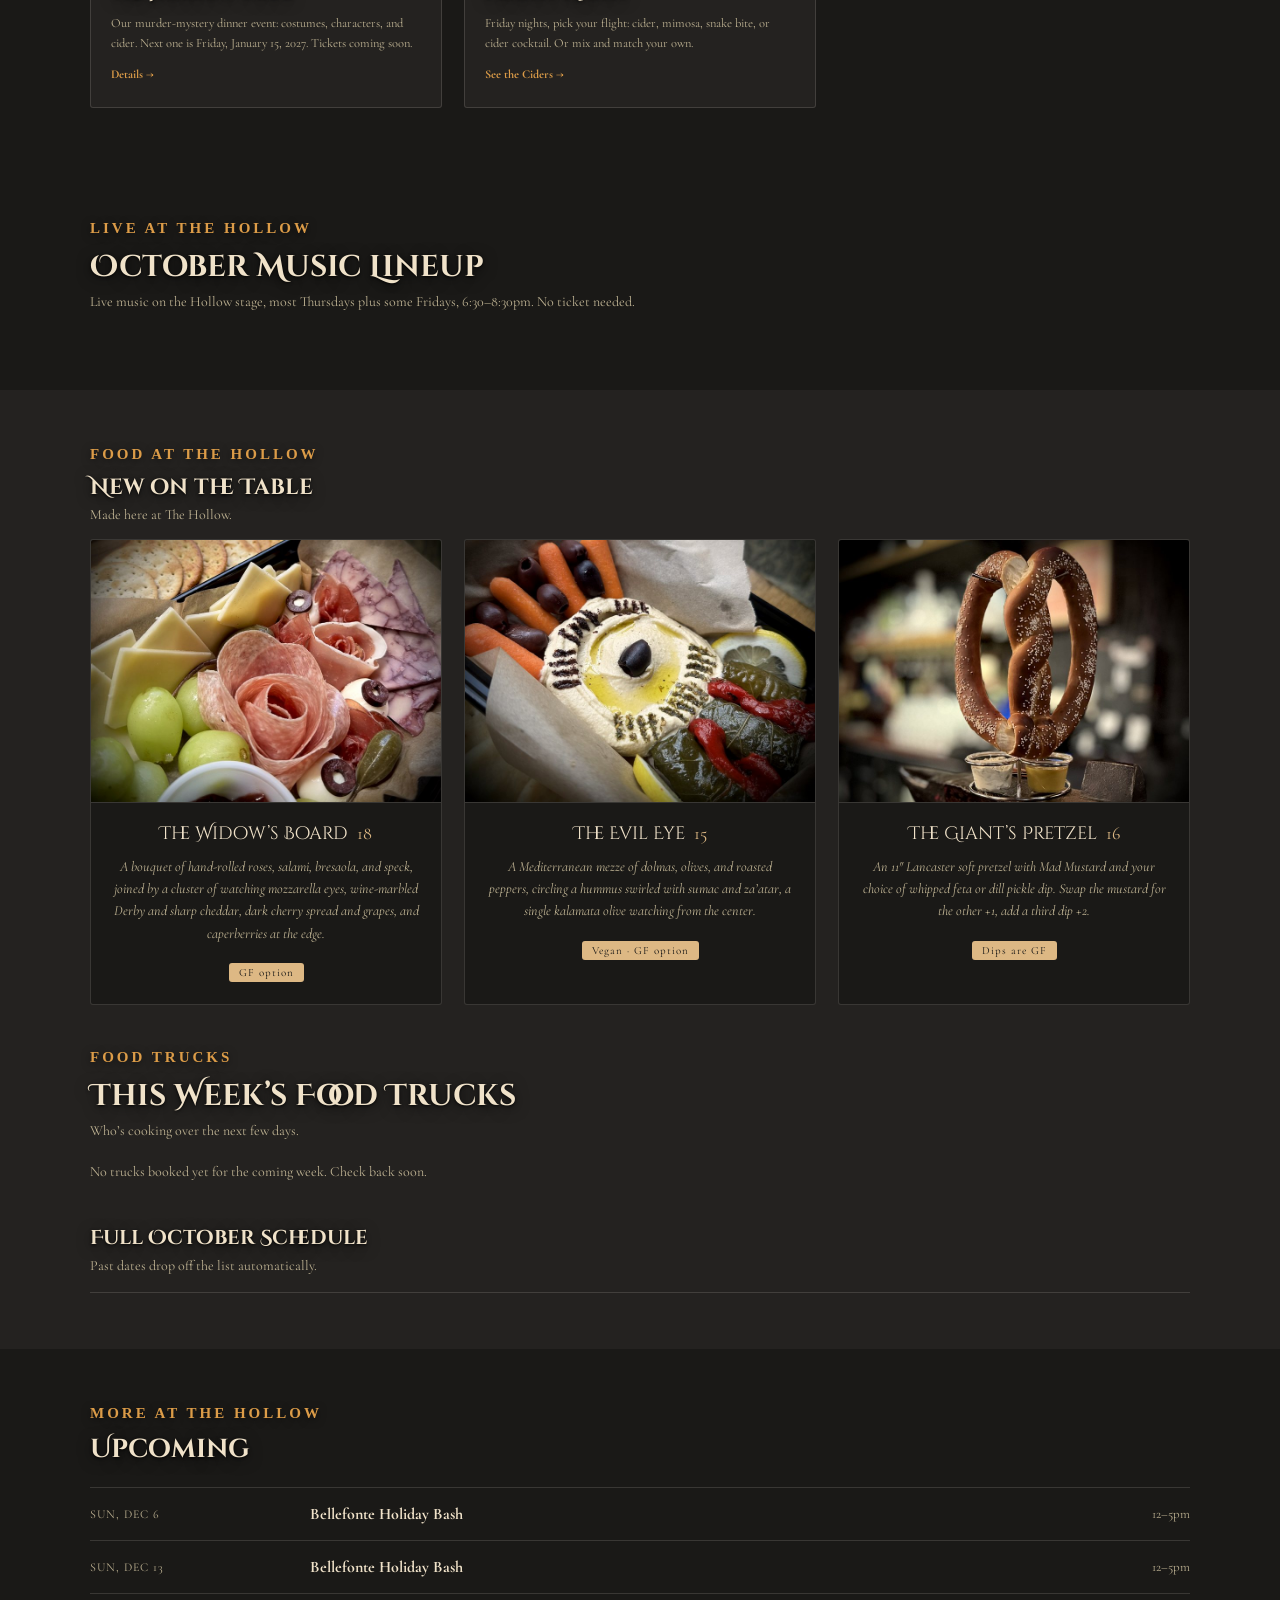
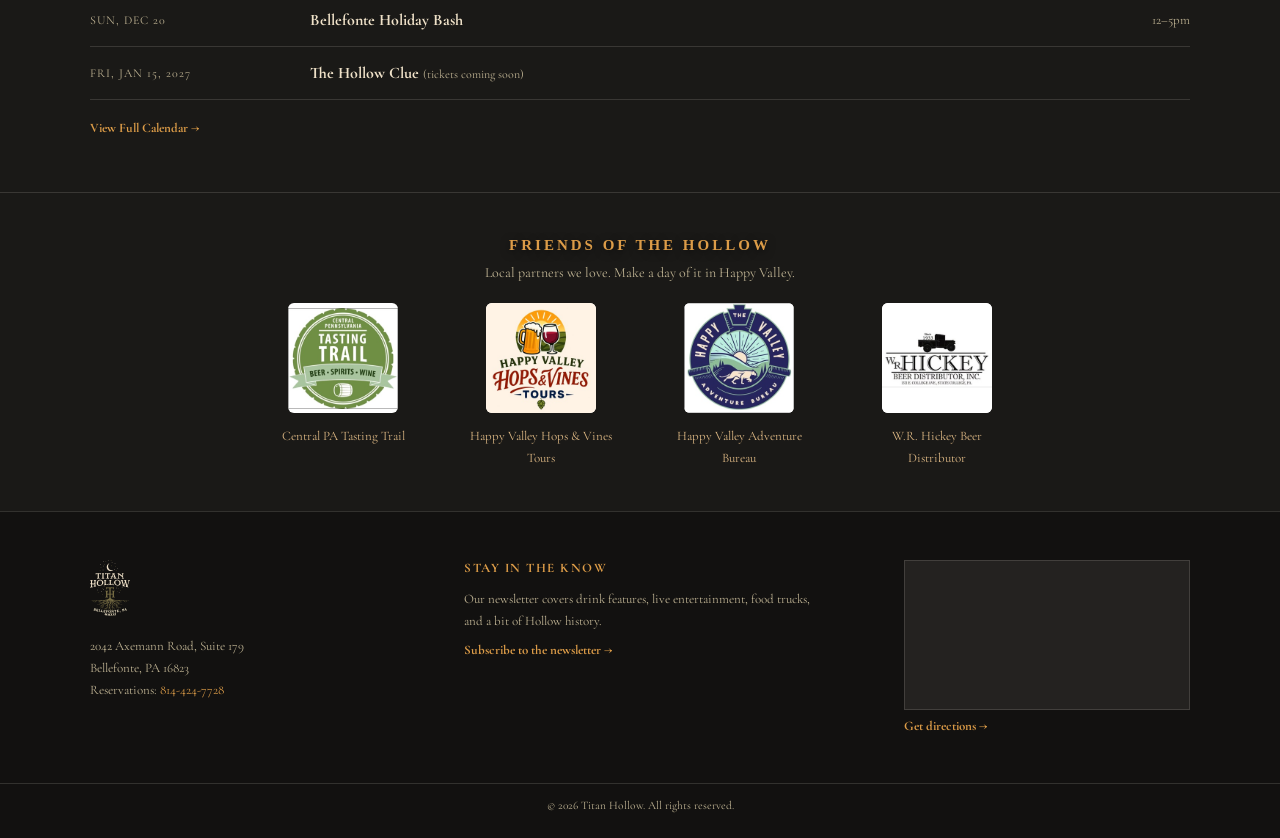
<file: events.html>
<!doctype html><html><head><meta charset="utf-8"><title>Titan Hollow | Events</title><meta name="robots" content="noindex, nofollow"><meta name="viewport" content="width=device-width, initial-scale=1">
    <style>
@import url('https://fonts.googleapis.com/css2?family=Cinzel+Decorative:wght@700&family=Cormorant+Garamond:ital,wght@0,400;0,600;1,400&family=IM+Fell+English+SC&display=swap');
* { box-sizing:border-box; margin:0; padding:0; }
html { background:#0d0d0c; }
body { font-family:'Cormorant Garamond', Georgia, serif; font-size:18px; background:#1a1917; color:#f0e2c9; width:1280px; margin:0 auto; }
.eyebrow { font-family:'IM Fell English SC', Georgia, serif; font-size:15px; letter-spacing:3px; text-transform:uppercase; color:#DC9C48; font-weight:700; margin-bottom:10px; text-shadow:0 2px 8px rgba(0,0,0,0.6); }
h1,h2,h3 { font-family:'Cinzel Decorative', Georgia, 'Times New Roman', serif; font-weight:700; color:#f0e2c9; text-shadow:0 3px 14px rgba(0,0,0,0.65), 0 1px 3px rgba(0,0,0,0.8); }
a { color:#DC9C48; text-decoration:none; }
.section { padding:56px 90px; overflow:hidden; }
.btn { display:inline-block; padding:14px 26px; border-radius:2px; font-size:13px; letter-spacing:1px; text-transform:uppercase; font-weight:700; cursor:pointer; }
.btn-solid { background:#DC9C48; color:#1a1917; }
.btn-outline { border:1.5px solid #BFB393; color:#f0e2c9; }
.tag { display:inline-block; font-size:10.5px; letter-spacing:1.5px; text-transform:uppercase; font-weight:700; padding:4px 10px; border-radius:20px; }
.tag-copper { background:rgba(201,133,62,0.18); color:#DC9C48; }
.tag-plum { background:rgba(191,179,147,0.22); color:#BFB393; }
.imgbox { overflow:hidden; border:1px solid rgba(244,238,223,0.14); background:#242220; }
.imgbox img { width:100%; height:100%; object-fit:cover; display:block; }
.editnote { background:#DC9C48; color:#1a1917; text-align:center; font-size:12.5px; font-weight:700; padding:9px 20px; }
.editnote a { color:#1a1917; text-decoration:underline; }
</style><link rel="stylesheet" href="responsive.css"></head><body>
    <div style="height:44px; background:#121110; display:flex; align-items:center; justify-content:space-between;
                padding:0 90px; font-size:12.5px; color:#BFB393; border-bottom:1px solid rgba(244,238,223,0.14);">
      <div>2042 Axemann Road, Bellefonte PA 16823</div>
      <div>Reservations: <a href="tel:+18144247728" style="color:#DC9C48; font-weight:700;">814-424-7728</a></div>
    </div>
    <div style="height:84px; background:#1a1917; display:flex; align-items:center; justify-content:space-between;
                padding:0 90px; border-bottom:1px solid rgba(244,238,223,0.14);">
      <a href="home.html" style="display:flex; align-items:center;"><img src="images/titan-hollow-logo.svg" style="height:64px; width:auto;" alt="Titan Hollow"></a>
      <div style="display:flex; align-items:center;"><a href="cider.html" style="color:#BFB393; font-size:13px; letter-spacing:0.5px; text-transform:uppercase; font-weight:600; margin-right:34px;">Cider</a><a href="events.html" style="color:#f0e2c9; border-bottom:2px solid #DC9C48; padding-bottom:4px; font-size:13px; letter-spacing:0.5px; text-transform:uppercase; font-weight:600; margin-right:34px;">Events</a><a href="our-story.html" style="color:#BFB393; font-size:13px; letter-spacing:0.5px; text-transform:uppercase; font-weight:600; margin-right:34px;">Our Story</a><a href="blog.html" style="color:#BFB393; font-size:13px; letter-spacing:0.5px; text-transform:uppercase; font-weight:600; margin-right:34px;">Behind the Hollow</a><a href="book.html" class="btn btn-solid" style="font-size:12px; padding:10px 20px;">Book the Space</a></div>
    </div>
<div class="section" style="padding-bottom:10px;">
  <div class="eyebrow">Live at The Hollow</div>
  <h1 style="font-size:40px; margin-bottom:14px;">Always Something Brewing</h1>
  <p style="color:#BFB393; font-size:15px; max-width:640px; line-height:1.7;">Featured events on one list, food trucks on another, so you can find what you're actually looking for.</p>
</div>
<!-- Event spotlights. Add data-headliner to an event to pin it to the top;
     everything else sorts by date (data-date), and past events hide automatically.
     data-when / data-price / data-tickets also feed the announcement bar on every page
     and the "Tickets On Sale" row on the homepage (see site.js). -->
<div id="spotlights">
<div class="section spotlight" id="hollow-queen" data-date="2026-10-16" data-when="Fri, Oct 16 &middot; Doors 6pm, show 7pm" data-price="Tickets $20 &middot; 18+" data-tickets="https://order.rezku.com/titanhollow" style="padding-top:10px; padding-bottom:10px;">
  <div style="display:flex; gap:40px; align-items:center; background:#2C2635; border:1px solid rgba(244,238,223,0.14); border-radius:3px; padding:30px;">
    <div style="width:34%;"><img src="images/event-hollow-queen-2026.jpg" alt="Hollow-Queen Cocktail Drag Spook-tacular flyer, presented by Titan Hollow, State Queens, and Mad McIntosh Cider, Friday October 16th" style="width:100%; display:block; border-radius:2px;"></div>
    <div style="width:62%;">
      <div class="eyebrow">Friday, October 16</div>
      <h2 style="font-size:34px; margin-bottom:14px;">Hollow-Queen: Cocktail Drag Spook-tacular</h2>
      <p style="font-size:18px; color:#f0e2c9; margin-bottom:6px;">Doors 6pm &middot; Show 7pm</p>
      <p style="font-size:15px; color:#BFB393; margin-bottom:18px;">Tickets $20 &middot; 18+</p>
      <div style="display:flex; align-items:center; gap:14px; margin:-4px 0 18px;"><img src="images/partner-state-queens.jpg" alt="State Queens logo" style="height:64px; border-radius:4px; flex:0 0 auto;"><span style="font-size:13px; color:#BFB393; letter-spacing:1px; text-transform:uppercase;">Presented with<br><span style="color:#f0e2c9; font-size:15px; letter-spacing:1.5px;">State Queens</span></span></div>
      <p style="font-size:15px; color:#BFB393; line-height:1.7; max-width:520px;">Titan Hollow and State Queens are teaming up to raise the dead (and the roof). The divas of State Queens bring their most spellbinding, spine-chilling numbers to the Titan Hollow stage, with themed cocktails made with Mad McIntosh Cider. Expect eerie elegance, killer looks, and performances dripping with Halloween magic. Dress to impress: costumes are welcomed and encouraged.</p>
      <div style="margin-top:22px;">
        <a href="https://order.rezku.com/titanhollow" target="_blank" rel="noopener" class="btn btn-solid" style="margin-bottom:10px;">Get Tickets</a>
      </div>
      <p style="font-size:13px; color:#BFB393; line-height:1.6; margin-top:6px;">Seating is limited, so grab your tickets early. This crypt is only so big.</p>
    </div>
  </div>
</div>
<div class="section spotlight" id="halloween" data-date="2026-10-24" data-headliner data-when="Sat, Oct 24 &middot; 6&ndash;10pm" data-price="Tickets $20 &middot; 21+" data-tickets="https://order.rezku.com/titanhollow" style="padding-top:10px; padding-bottom:10px;">
  <div style="display:flex; gap:40px; align-items:center; background:#2C2635; border:1px solid rgba(244,238,223,0.14); border-radius:3px; padding:30px;">
    <div style="width:34%;"><img src="images/event-mad-hollow-een-2026.jpg" alt="A Very Mad Hollow-een Party flyer: Saturday, October 24, 6 to 10pm, tickets $20, 21 and over" style="width:100%; display:block; border-radius:2px;"></div>
    <div style="width:62%;">
      <div class="eyebrow">This Month&rsquo;s Big Night</div>
      <h2 style="font-size:34px; margin-bottom:14px;">A Very Mad Hollow-een Party</h2>
      <p style="font-size:18px; color:#f0e2c9; margin-bottom:6px;">Saturday, October 24 &middot; 6&ndash;10pm</p>
      <p style="font-size:15px; color:#BFB393; margin-bottom:18px;">Tickets $20 &middot; 21+</p>
      <p style="font-size:15px; color:#BFB393; line-height:1.7; max-width:520px;">Something wicked is brewing at The Hollow, and this time it&rsquo;s throwing a party. A night thick with candlelight and cauldron smoke. Come dressed as your most delightfully unhinged self. The cider&rsquo;s enchanted, the dance floor&rsquo;s waiting, and something&rsquo;s stirring unseen.</p>
      <div style="margin-top:18px; font-size:12px; color:#DC9C48; text-transform:uppercase; letter-spacing:1.5px; font-weight:700;">At the Party</div>
      <ul style="list-style:none; margin-top:8px; font-size:15px; color:#f0e2c9; line-height:1.9;">
        <li>&#10022; Live music from The Groove Society with Miss Melanie</li>
        <li>&#10022; Flash tattoos by Ink &amp; Ivy</li>
        <li>&#10022; Photo booth by Spin 360</li>
        <li>&#10022; Tarot card readings by Two Mile Tarot</li>
        <li>&#10022; Food from Maine Bay &amp; Berry Co. and BBQ by Clem</li>
      </ul>
      <div style="margin-top:22px;">
        <a href="https://order.rezku.com/titanhollow" target="_blank" rel="noopener" class="btn btn-solid" style="margin-bottom:10px;">Get Tickets</a>
      </div>
      <p style="font-size:13px; color:#BFB393; line-height:1.6; margin-top:6px;">No tickets to pick up. Your name goes on our will call list; just give it at the door.</p>
    </div>
  </div>
</div>
<div class="section spotlight" id="holiday-bash" data-date="2026-12-20" style="padding-top:10px; padding-bottom:10px;">
  <div style="display:flex; gap:40px; align-items:center; background:#2C2635; border:1px solid rgba(244,238,223,0.14); border-radius:3px; padding:30px;">
    <div style="width:34%;"><img src="images/event-holiday-bash-2026.jpg" alt="Bellefonte Holiday Bash flyer: shop handmade, vintage and indie businesses, Sundays November 29 and December 6, 13 and 20, noon to 5pm" style="width:100%; display:block; border-radius:2px;"></div>
    <div style="width:62%;">
      <div class="eyebrow">Every Sunday, Thanksgiving to Christmas</div>
      <h2 style="font-size:34px; margin-bottom:14px;">Bellefonte Holiday Bash</h2>
      <p style="font-size:18px; color:#f0e2c9; margin-bottom:6px;">Sundays &middot; 12&ndash;5pm</p>
      <p style="font-size:15px; color:#BFB393; margin-bottom:18px;">November 29 &middot; December 6, 13 &amp; 20</p>
      <p style="font-size:15px; color:#BFB393; line-height:1.7; max-width:520px;">Shop handmade, vintage and indie businesses under one roof. Find gifts you won&rsquo;t see anywhere else, sip something seasonal, and make a Sunday of it at The Hollow.</p>
      <div style="display:flex; align-items:center; gap:14px; margin-top:18px;"><span style="font-size:13px; color:#BFB393; letter-spacing:1px; text-transform:uppercase;">Presented with<br><span style="color:#f0e2c9; font-size:15px; letter-spacing:1.5px;">Smith &amp; Front</span></span></div>
    </div>
  </div>
</div>
</div>
<script>
(function(){
  var box = document.getElementById('spotlights');
  var items = Array.prototype.slice.call(box.querySelectorAll(':scope > .spotlight'));
  items.sort(function(a, b){
    var ha = a.hasAttribute('data-headliner') ? 0 : 1, hb = b.hasAttribute('data-headliner') ? 0 : 1;
    if (ha !== hb) return ha - hb;
    return a.getAttribute('data-date') < b.getAttribute('data-date') ? -1 : 1;
  });
  items.forEach(function(el){ box.appendChild(el); });
})();
</script>
<div class="section" style="padding-top:0;">
  <div class="eyebrow">Featured Events</div>
  <div style="display:flex; gap:20px 2%; flex-wrap:wrap; margin-top:16px;">
    <div data-date="2026-10-24" style="width:32%; background:#242220; border:1px solid rgba(244,238,223,0.14); padding:26px 20px; border-radius:3px;">
      <div class="card-photo" style="margin:-26px -20px 16px; aspect-ratio:84/50; overflow:hidden; border-radius:3px 3px 0 0; border-bottom:1px solid rgba(244,238,223,0.14);"><img src="images/card-hollow-een.jpg" alt="A skeleton draped in strands of pearls beside a candelabra" style="width:100%; height:100%; object-fit:cover; display:block;"></div>
      <span class="tag tag-plum">Sat, Oct 24</span>
      <h3 style="font-size:18px; margin:12px 0 8px;">A Very Mad Hollow-een Party</h3>
      <p style="font-size:12.5px; color:#BFB393; line-height:1.6; margin-bottom:14px;">The Hollow&rsquo;s biggest night of the year. Saturday, October 24, 6&ndash;10pm. Tickets $20, 21+.</p>
      <a href="https://order.rezku.com/titanhollow" target="_blank" rel="noopener" style="display:inline-block; font-size:12px; color:#DC9C48; font-weight:700; margin-right:16px;">Get Tickets &rarr;</a><a href="#halloween" style="display:inline-block; font-size:12px; color:#DC9C48; font-weight:700;">Details &rarr;</a>
    </div>
    <div style="width:32%; background:#242220; border:1px solid rgba(244,238,223,0.14); padding:26px 20px; border-radius:3px;">
      <div class="card-photo" style="margin:-26px -20px 16px; aspect-ratio:84/50; overflow:hidden; border-radius:3px 3px 0 0; border-bottom:1px solid rgba(244,238,223,0.14);"><img src="images/card-live-music.jpg" alt="A ukulele and drum kit waiting on the Hollow stage" style="width:100%; height:100%; object-fit:cover; display:block;"></div>
      <span class="tag tag-copper">Most Thursdays</span>
      <h3 style="font-size:18px; margin:12px 0 8px;">Live Music</h3>
      <p style="font-size:12.5px; color:#BFB393; line-height:1.6; margin-bottom:14px;">Live at The Hollow, most Thursdays plus some Fridays, 6:30&ndash;8:30pm.</p>
      <a href="#lineup" style="display:block; font-size:12px; color:#DC9C48; font-weight:700;">See the Lineup &rarr;</a>
    </div>
    <div data-recur="1" style="width:32%; background:#242220; border:1px solid rgba(244,238,223,0.14); padding:26px 20px; border-radius:3px;">
      <div class="card-photo" style="margin:-26px -20px 16px; aspect-ratio:84/50; overflow:hidden; border-radius:3px 3px 0 0; border-bottom:1px solid rgba(244,238,223,0.14);"><img src="images/card-music-bingo.jpg" alt="Bingo daubers lined up on a Hollow table" style="width:100%; height:100%; object-fit:cover; display:block;"></div>
      <span class="tag tag-plum">1st Monday Monthly</span>
      <h3 style="font-size:18px; margin:12px 0 8px;">Music Bingo</h3>
      <p style="font-size:12.5px; color:#BFB393; line-height:1.6; margin-bottom:14px;">Bingo with a soundtrack. The first Monday of every month, 6:30&ndash;8:30pm.</p><p class="next-date" style="font-size:12.5px; color:#f0e2c9; font-weight:700; margin:-6px 0 14px;"></p>
      <a href="#upcoming" style="display:block; font-size:12px; color:#DC9C48; font-weight:700;">See Dates &rarr;</a>
    </div>
    <div data-recur="3" style="width:32%; background:#242220; border:1px solid rgba(244,238,223,0.14); padding:26px 20px; border-radius:3px;">
      <div class="card-photo" style="margin:-26px -20px 16px; aspect-ratio:84/50; overflow:hidden; border-radius:3px 3px 0 0; border-bottom:1px solid rgba(244,238,223,0.14);"><img src="images/card-titan-trivia.jpg" alt="A brain in a bell jar labeled Do not use this brain, abnormal, on the Hollow lab shelf" style="width:100%; height:100%; object-fit:cover; display:block;"></div>
      <span class="tag tag-copper">3rd Monday Monthly</span>
      <h3 style="font-size:18px; margin:12px 0 8px;">Titan Trivia</h3>
      <p style="font-size:12.5px; color:#BFB393; line-height:1.6; margin-bottom:14px;">Bring a team and your best guesses. The third Monday of every month, 6:30&ndash;8:30pm.</p><p class="next-date" style="font-size:12.5px; color:#f0e2c9; font-weight:700; margin:-6px 0 14px;"></p>
      <a href="#upcoming" style="display:block; font-size:12px; color:#DC9C48; font-weight:700;">See Dates &rarr;</a>
    </div>
    <div style="width:32%; background:#242220; border:1px solid rgba(244,238,223,0.14); padding:26px 20px; border-radius:3px;">
      <div class="card-photo" style="margin:-26px -20px 16px; aspect-ratio:84/50; overflow:hidden; border-radius:3px 3px 0 0; border-bottom:1px solid rgba(244,238,223,0.14);"><img src="images/card-hollow-clue.jpg" alt="A red pawn and die on a vintage Clue board" style="width:100%; height:100%; object-fit:cover; display:block;"></div>
      <span class="tag tag-plum">Fri, Jan 15, 2027</span>
      <h3 style="font-size:18px; margin:12px 0 8px;">The Hollow Clue</h3>
      <p style="font-size:12.5px; color:#BFB393; line-height:1.6; margin-bottom:14px;">Our murder-mystery dinner event: costumes, characters, and cider. Next one is Friday, January 15, 2027. Tickets coming soon.</p>
      <a href="#upcoming" style="display:block; font-size:12px; color:#DC9C48; font-weight:700;">Details &rarr;</a>
    </div>
    <div style="width:32%; background:#242220; border:1px solid rgba(244,238,223,0.14); padding:26px 20px; border-radius:3px;">
      <div class="card-photo" style="margin:-26px -20px 16px; aspect-ratio:84/50; overflow:hidden; border-radius:3px 3px 0 0; border-bottom:1px solid rgba(244,238,223,0.14);"><img src="images/card-flight-night.jpg" alt="A flight of four ciders on a wooden paddle" style="width:100%; height:100%; object-fit:cover; display:block;"></div>
      <span class="tag tag-copper">Fridays</span>
      <h3 style="font-size:18px; margin:12px 0 8px;">Flight Night</h3>
      <p style="font-size:12.5px; color:#BFB393; line-height:1.6; margin-bottom:14px;">Friday nights, pick your flight: cider, mimosa, snake bite, or cider cocktail. Or mix and match your own.</p>
      <a href="cider.html" style="display:block; font-size:12px; color:#DC9C48; font-weight:700;">See the Ciders &rarr;</a>
    </div>
  </div>
</div>
<script>
/* Fill in the next date for monthly events: data-recur="1" = 1st Monday, "3" = 3rd Monday. */
(function(){
  var t = new Date(new Date().toLocaleString('en-US',{timeZone:'America/New_York'}));
  var today = new Date(t.getFullYear(), t.getMonth(), t.getDate());
  function nthMonday(y, m, n){ var d = new Date(y, m, 1); d.setDate(1 + ((8 - d.getDay()) % 7) + (n - 1) * 7); return d; }
  document.querySelectorAll('[data-recur]').forEach(function(card){
    var n = +card.getAttribute('data-recur'), y = today.getFullYear(), m = today.getMonth(), d = nthMonday(y, m, n);
    if (d < today) d = nthMonday(y, m + 1, n);
    var label = d.getTime() === today.getTime() ? 'Tonight' : d.toLocaleDateString('en-US', {weekday:'short', month:'short', day:'numeric'});
    card.querySelector('.next-date').textContent = 'Next: ' + label;
  });
})();
</script>
<div class="section" id="lineup">
  <div class="eyebrow">Live at The Hollow</div>
  <h2 style="font-size:30px; margin-bottom:6px;">October Music Lineup</h2>
  <p style="color:#BFB393; font-size:14px; margin-bottom:24px;">Live music on the Hollow stage, most Thursdays plus some Fridays, 6:30&ndash;8:30pm. No ticket needed.</p>
  <div style="display:flex; gap:20px 2%; flex-wrap:wrap;">
    <div data-date="2026-10-01" style="width:32%;">
      <div class="imgbox poster" style="aspect-ratio:1/1;"><img src="images/music-2026-10-01-kyle-womer.jpg" alt="Live at The Hollow: Kyle Womer, Thu, Oct 1, 6:30 to 8:30pm"></div>
      <div style="margin-top:10px; font-size:12px; color:#DC9C48; text-transform:uppercase; letter-spacing:1px;">Thu, Oct 1 &middot; 6:30&ndash;8:30pm</div>
      <div style="font-size:17px; font-weight:700; color:#f0e2c9;">Kyle Womer</div>
    </div>
    <div data-date="2026-10-08" style="width:32%;">
      <div class="imgbox poster" style="aspect-ratio:1/1;"><img src="images/music-2026-10-08-free-range.jpg" alt="Live at The Hollow: Free Range, Thu, Oct 8, 6:30 to 8:30pm"></div>
      <div style="margin-top:10px; font-size:12px; color:#DC9C48; text-transform:uppercase; letter-spacing:1px;">Thu, Oct 8 &middot; 6:30&ndash;8:30pm</div>
      <div style="font-size:17px; font-weight:700; color:#f0e2c9;">Free Range</div>
    </div>
    <div data-date="2026-10-15" style="width:32%;">
      <div class="imgbox poster" style="aspect-ratio:1/1;"><img src="images/music-2026-10-15-rambling-dan-stevens.jpg" alt="Live at The Hollow: Ramblin&rsquo; Dan Stevens, Thu, Oct 15, 6:30 to 8:30pm"></div>
      <div style="margin-top:10px; font-size:12px; color:#DC9C48; text-transform:uppercase; letter-spacing:1px;">Thu, Oct 15 &middot; 6:30&ndash;8:30pm</div>
      <div style="font-size:17px; font-weight:700; color:#f0e2c9;">Ramblin&rsquo; Dan Stevens</div>
    </div>
    <div data-date="2026-10-22" style="width:32%;">
      <div class="imgbox poster" style="aspect-ratio:1/1;"><img src="images/music-2026-10-22-anchor-arrow.jpg" alt="Live at The Hollow: Anchor &amp; Arrow, Thu, Oct 22, 6:30 to 8:30pm"></div>
      <div style="margin-top:10px; font-size:12px; color:#DC9C48; text-transform:uppercase; letter-spacing:1px;">Thu, Oct 22 &middot; 6:30&ndash;8:30pm</div>
      <div style="font-size:17px; font-weight:700; color:#f0e2c9;">Anchor &amp; Arrow</div>
    </div>
    <div data-date="2026-10-29" style="width:32%;">
      <div class="imgbox poster" style="aspect-ratio:1/1;"><img src="images/music-2026-10-29-michael-yeaney.jpg" alt="Live at The Hollow: Michael Yeaney, Thu, Oct 29, 6:30 to 8:30pm"></div>
      <div style="margin-top:10px; font-size:12px; color:#DC9C48; text-transform:uppercase; letter-spacing:1px;">Thu, Oct 29 &middot; 6:30&ndash;8:30pm</div>
      <div style="font-size:17px; font-weight:700; color:#f0e2c9;">Michael Yeaney</div>
    </div>
    <div data-date="2026-10-30" style="width:32%;">
      <div class="imgbox poster" style="aspect-ratio:1/1;"><img src="images/music-2026-10-30-honey-pie.jpg" alt="Live at The Hollow: Honey Pie, Fri, Oct 30, 6:30 to 8:30pm"></div>
      <div style="margin-top:10px; font-size:12px; color:#DC9C48; text-transform:uppercase; letter-spacing:1px;">Fri, Oct 30 &middot; 6:30&ndash;8:30pm</div>
      <div style="font-size:17px; font-weight:700; color:#f0e2c9;">Honey Pie</div>
    </div>
  </div>
</div>
<div class="section" style="background:#242220;" id="food-trucks">
  <div class="eyebrow">Food at The Hollow</div>
  <h3 style="font-size:22px; margin:4px 0 4px;">New on the Table</h3>
  <p style="color:#BFB393; font-size:14px; margin-bottom:16px;">Made here at The Hollow.</p>
  <div style="display:flex; flex-wrap:wrap; gap:20px 2%; margin-bottom:44px;">
    <div class="menu-card" style="width:32%; background:#1a1917; border:1px solid rgba(244,238,223,0.14); border-radius:3px; padding:22px; text-align:center;">
      <div class="card-photo" style="margin:-22px -22px 18px; aspect-ratio:4/3; overflow:hidden; border-radius:3px 3px 0 0; border-bottom:1px solid rgba(244,238,223,0.14);"><img src="images/food-widows-board.jpg" alt="The Widow&rsquo;s Board: rolled salami roses, cheeses, grapes and mozzarella eyes" style="width:100%; height:100%; object-fit:cover; display:block;"></div>
      <div style="font-family:'Cinzel Decorative', Georgia, serif; font-size:18px; color:#f0e2c9;">The Widow&rsquo;s Board <span style="font-family:'Cormorant Garamond', Georgia, serif; color:#DDB884; font-size:18px; margin-left:4px;">18</span></div>
      <p style="font-style:italic; font-size:14px; color:#BFB393; line-height:1.6; margin:10px 0 14px;">A bouquet of hand-rolled roses, salami, bresaola, and speck, joined by a cluster of watching mozzarella eyes, wine-marbled Derby and sharp cheddar, dark cherry spread and grapes, and caperberries at the edge.</p>
      <span style="display:inline-block; font-size:11px; letter-spacing:1px; color:#1a1917; background:#DDB884; border-radius:3px; padding:3px 10px;">GF option</span>
    </div>
    <div class="menu-card" style="width:32%; background:#1a1917; border:1px solid rgba(244,238,223,0.14); border-radius:3px; padding:22px; text-align:center;">
      <div class="card-photo" style="margin:-22px -22px 18px; aspect-ratio:4/3; overflow:hidden; border-radius:3px 3px 0 0; border-bottom:1px solid rgba(244,238,223,0.14);"><img src="images/food-evil-eye.jpg" alt="The Evil Eye: hummus with a kalamata olive center, dolmas, peppers and olives" style="width:100%; height:100%; object-fit:cover; display:block;"></div>
      <div style="font-family:'Cinzel Decorative', Georgia, serif; font-size:18px; color:#f0e2c9;">The Evil Eye <span style="font-family:'Cormorant Garamond', Georgia, serif; color:#DDB884; font-size:18px; margin-left:4px;">15</span></div>
      <p style="font-style:italic; font-size:14px; color:#BFB393; line-height:1.6; margin:10px 0 14px;">A Mediterranean mezze of dolmas, olives, and roasted peppers, circling a hummus swirled with sumac and za&rsquo;atar, a single kalamata olive watching from the center.</p>
      <span style="display:inline-block; font-size:11px; letter-spacing:1px; color:#1a1917; background:#DDB884; border-radius:3px; padding:3px 10px;">Vegan &middot; GF option</span>
    </div>
    <div class="menu-card" style="width:32%; background:#1a1917; border:1px solid rgba(244,238,223,0.14); border-radius:3px; padding:22px; text-align:center;">
      <div class="card-photo" style="margin:-22px -22px 18px; aspect-ratio:4/3; overflow:hidden; border-radius:3px 3px 0 0; border-bottom:1px solid rgba(244,238,223,0.14);"><img src="images/food-giants-pretzel.jpg" alt="The Giant&rsquo;s Pretzel standing on an anvil with two dips" style="width:100%; height:100%; object-fit:cover; display:block;"></div>
      <div style="font-family:'Cinzel Decorative', Georgia, serif; font-size:18px; color:#f0e2c9;">The Giant&rsquo;s Pretzel <span style="font-family:'Cormorant Garamond', Georgia, serif; color:#DDB884; font-size:18px; margin-left:4px;">16</span></div>
      <p style="font-style:italic; font-size:14px; color:#BFB393; line-height:1.6; margin:10px 0 14px;">An 11&Prime; Lancaster soft pretzel with Mad Mustard and your choice of whipped feta or dill pickle dip. Swap the mustard for the other +1, add a third dip +2.</p>
      <span style="display:inline-block; font-size:11px; letter-spacing:1px; color:#1a1917; background:#DDB884; border-radius:3px; padding:3px 10px;">Dips are GF</span>
    </div>
  </div>
  <div class="eyebrow">Food Trucks</div>
  <h2 style="font-size:30px; margin-bottom:6px;">This Week&rsquo;s Food Trucks</h2>
  <p style="color:#BFB393; font-size:14px; margin-bottom:24px;">Who&rsquo;s cooking over the next few days.</p>
  <div id="this-week" style="display:flex; flex-wrap:wrap; gap:20px 2%; margin-bottom:44px;"></div>
  <h3 style="font-size:20px; margin-bottom:6px;">Full October Schedule</h3>
  <p style="color:#BFB393; font-size:14px; margin-bottom:18px;">Past dates drop off the list automatically.</p>
  <div style="border-top:1px solid rgba(244,238,223,0.14);">
    <div data-logo="images/truck-gourmet-griddle.jpg" data-date="2026-10-01" style="display:flex; align-items:center; padding:16px 0; border-bottom:1px solid rgba(244,238,223,0.14);">
      <div style="width:20%; font-size:12px; color:#BFB393; text-transform:uppercase; letter-spacing:1px;">Thu, Oct 1</div>
      <div style="width:55%; font-size:16px; font-weight:700; color:#f0e2c9;"><a href="https://gourmetgriddleco.com/" target="_blank" rel="noopener" style="color:#f0e2c9;">Gourmet Griddle Co. <span style="font-size:12px; color:#DC9C48;">&#8599;</span></a></div>
      <div style="width:25%; font-size:13px; color:#BFB393; text-align:right;">4&ndash;8pm</div>
    </div>
    <div data-logo="images/truck-gourmet-griddle.jpg" data-date="2026-10-02" style="display:flex; align-items:center; padding:16px 0; border-bottom:1px solid rgba(244,238,223,0.14);">
      <div style="width:20%; font-size:12px; color:#BFB393; text-transform:uppercase; letter-spacing:1px;">Fri, Oct 2</div>
      <div style="width:55%; font-size:16px; font-weight:700; color:#f0e2c9;"><a href="https://gourmetgriddleco.com/" target="_blank" rel="noopener" style="color:#f0e2c9;">Gourmet Griddle Co. <span style="font-size:12px; color:#DC9C48;">&#8599;</span></a></div>
      <div style="width:25%; font-size:13px; color:#BFB393; text-align:right;">4&ndash;8:30pm</div>
    </div>
    <div data-logo="images/truck-gourmet-griddle.jpg" data-date="2026-10-03" style="display:flex; align-items:center; padding:16px 0; border-bottom:1px solid rgba(244,238,223,0.14);">
      <div style="width:20%; font-size:12px; color:#BFB393; text-transform:uppercase; letter-spacing:1px;">Sat, Oct 3</div>
      <div style="width:55%; font-size:16px; font-weight:700; color:#f0e2c9;"><a href="https://gourmetgriddleco.com/" target="_blank" rel="noopener" style="color:#f0e2c9;">Gourmet Griddle Co. <span style="font-size:12px; color:#DC9C48;">&#8599;</span></a></div>
      <div style="width:25%; font-size:13px; color:#BFB393; text-align:right;">12&ndash;9pm</div>
    </div>
    <div data-logo="images/truck-gourmet-griddle.jpg" data-date="2026-10-04" style="display:flex; align-items:center; padding:16px 0; border-bottom:1px solid rgba(244,238,223,0.14);">
      <div style="width:20%; font-size:12px; color:#BFB393; text-transform:uppercase; letter-spacing:1px;">Sun, Oct 4</div>
      <div style="width:55%; font-size:16px; font-weight:700; color:#f0e2c9;"><a href="https://gourmetgriddleco.com/" target="_blank" rel="noopener" style="color:#f0e2c9;">Gourmet Griddle Co. <span style="font-size:12px; color:#DC9C48;">&#8599;</span></a></div>
      <div style="width:25%; font-size:13px; color:#BFB393; text-align:right;">12&ndash;6pm</div>
    </div>
    <div data-logo="images/truck-gourmet-griddle.jpg" data-date="2026-10-05" style="display:flex; align-items:center; padding:16px 0; border-bottom:1px solid rgba(244,238,223,0.14);">
      <div style="width:20%; font-size:12px; color:#BFB393; text-transform:uppercase; letter-spacing:1px;">Mon, Oct 5</div>
      <div style="width:55%; font-size:16px; font-weight:700; color:#f0e2c9;"><a href="https://gourmetgriddleco.com/" target="_blank" rel="noopener" style="color:#f0e2c9;">Gourmet Griddle Co. <span style="font-size:12px; color:#DC9C48;">&#8599;</span></a></div>
      <div style="width:25%; font-size:13px; color:#BFB393; text-align:right;">4&ndash;8:30pm</div>
    </div>
    <div data-logo="images/truck-mama-martinas.jpg" data-date="2026-10-08" style="display:flex; align-items:center; padding:16px 0; border-bottom:1px solid rgba(244,238,223,0.14);">
      <div style="width:20%; font-size:12px; color:#BFB393; text-transform:uppercase; letter-spacing:1px;">Thu, Oct 8</div>
      <div style="width:55%; font-size:16px; font-weight:700; color:#f0e2c9;"><a href="https://www.facebook.com/p/Mama-Martinas-LLC-61567149704182/" target="_blank" rel="noopener" style="color:#f0e2c9;">Mama Martina&rsquo;s <span style="font-size:12px; color:#DC9C48;">&#8599;</span></a></div>
      <div style="width:25%; font-size:13px; color:#BFB393; text-align:right;">4&ndash;9pm</div>
    </div>
    <div data-logo="images/truck-mama-martinas.jpg" data-date="2026-10-09" style="display:flex; align-items:center; padding:16px 0; border-bottom:1px solid rgba(244,238,223,0.14);">
      <div style="width:20%; font-size:12px; color:#BFB393; text-transform:uppercase; letter-spacing:1px;">Fri, Oct 9</div>
      <div style="width:55%; font-size:16px; font-weight:700; color:#f0e2c9;"><a href="https://www.facebook.com/p/Mama-Martinas-LLC-61567149704182/" target="_blank" rel="noopener" style="color:#f0e2c9;">Mama Martina&rsquo;s <span style="font-size:12px; color:#DC9C48;">&#8599;</span></a></div>
      <div style="width:25%; font-size:13px; color:#BFB393; text-align:right;">4&ndash;9pm</div>
    </div>
    <div data-logo="images/truck-fatemas-kitchen.jpg" data-date="2026-10-10" style="display:flex; align-items:center; padding:16px 0; border-bottom:1px solid rgba(244,238,223,0.14);">
      <div style="width:20%; font-size:12px; color:#BFB393; text-transform:uppercase; letter-spacing:1px;">Sat, Oct 10</div>
      <div style="width:55%; font-size:16px; font-weight:700; color:#f0e2c9;"><a href="https://www.facebook.com/p/Fatemas-Kitchen-61567708496207/" target="_blank" rel="noopener" style="color:#f0e2c9;">Fatema&rsquo;s Kitchen <span style="font-size:12px; color:#DC9C48;">&#8599;</span></a></div>
      <div style="width:25%; font-size:13px; color:#BFB393; text-align:right;">12&ndash;8pm</div>
    </div>
    <div data-logo="images/truck-gourmet-griddle.jpg" data-date="2026-10-12" style="display:flex; align-items:center; padding:16px 0; border-bottom:1px solid rgba(244,238,223,0.14);">
      <div style="width:20%; font-size:12px; color:#BFB393; text-transform:uppercase; letter-spacing:1px;">Mon, Oct 12</div>
      <div style="width:55%; font-size:16px; font-weight:700; color:#f0e2c9;"><a href="https://gourmetgriddleco.com/" target="_blank" rel="noopener" style="color:#f0e2c9;">Gourmet Griddle Co. <span style="font-size:12px; color:#DC9C48;">&#8599;</span></a></div>
      <div style="width:25%; font-size:13px; color:#BFB393; text-align:right;">4&ndash;9pm</div>
    </div>
    <div data-logo="images/truck-slims-kitchen.jpg" data-date="2026-10-15" style="display:flex; align-items:center; padding:16px 0; border-bottom:1px solid rgba(244,238,223,0.14);">
      <div style="width:20%; font-size:12px; color:#BFB393; text-transform:uppercase; letter-spacing:1px;">Thu, Oct 15</div>
      <div style="width:55%; font-size:16px; font-weight:700; color:#f0e2c9;">Slim&rsquo;s Kitchen</div>
      <div style="width:25%; font-size:13px; color:#BFB393; text-align:right;">5&ndash;9pm</div>
    </div>
    <div data-logo="images/truck-fatemas-kitchen.jpg" data-date="2026-10-17" style="display:flex; align-items:center; padding:16px 0; border-bottom:1px solid rgba(244,238,223,0.14);">
      <div style="width:20%; font-size:12px; color:#BFB393; text-transform:uppercase; letter-spacing:1px;">Sat, Oct 17</div>
      <div style="width:55%; font-size:16px; font-weight:700; color:#f0e2c9;"><a href="https://www.facebook.com/p/Fatemas-Kitchen-61567708496207/" target="_blank" rel="noopener" style="color:#f0e2c9;">Fatema&rsquo;s Kitchen <span style="font-size:12px; color:#DC9C48;">&#8599;</span></a></div>
      <div style="width:25%; font-size:13px; color:#BFB393; text-align:right;">12&ndash;5pm</div>
    </div>
    <div data-logo="images/truck-gourmet-griddle.jpg" data-date="2026-10-18" style="display:flex; align-items:center; padding:16px 0; border-bottom:1px solid rgba(244,238,223,0.14);">
      <div style="width:20%; font-size:12px; color:#BFB393; text-transform:uppercase; letter-spacing:1px;">Sun, Oct 18</div>
      <div style="width:55%; font-size:16px; font-weight:700; color:#f0e2c9;"><a href="https://gourmetgriddleco.com/" target="_blank" rel="noopener" style="color:#f0e2c9;">Gourmet Griddle Co. <span style="font-size:12px; color:#DC9C48;">&#8599;</span></a></div>
      <div style="width:25%; font-size:13px; color:#BFB393; text-align:right;">12&ndash;6pm</div>
    </div>
    <div data-logo="images/truck-gourmet-griddle.jpg" data-date="2026-10-19" style="display:flex; align-items:center; padding:16px 0; border-bottom:1px solid rgba(244,238,223,0.14);">
      <div style="width:20%; font-size:12px; color:#BFB393; text-transform:uppercase; letter-spacing:1px;">Mon, Oct 19</div>
      <div style="width:55%; font-size:16px; font-weight:700; color:#f0e2c9;"><a href="https://gourmetgriddleco.com/" target="_blank" rel="noopener" style="color:#f0e2c9;">Gourmet Griddle Co. <span style="font-size:12px; color:#DC9C48;">&#8599;</span></a></div>
      <div style="width:25%; font-size:13px; color:#BFB393; text-align:right;">4&ndash;9pm</div>
    </div>
    <div data-logo="images/truck-slims-kitchen.jpg" data-date="2026-10-22" style="display:flex; align-items:center; padding:16px 0; border-bottom:1px solid rgba(244,238,223,0.14);">
      <div style="width:20%; font-size:12px; color:#BFB393; text-transform:uppercase; letter-spacing:1px;">Thu, Oct 22</div>
      <div style="width:55%; font-size:16px; font-weight:700; color:#f0e2c9;">Slim&rsquo;s Kitchen</div>
      <div style="width:25%; font-size:13px; color:#BFB393; text-align:right;">5&ndash;9pm</div>
    </div>
    <div data-logo="images/truck-slims-kitchen.jpg" data-date="2026-10-23" style="display:flex; align-items:center; padding:16px 0; border-bottom:1px solid rgba(244,238,223,0.14);">
      <div style="width:20%; font-size:12px; color:#BFB393; text-transform:uppercase; letter-spacing:1px;">Fri, Oct 23</div>
      <div style="width:55%; font-size:16px; font-weight:700; color:#f0e2c9;">Slim&rsquo;s Kitchen</div>
      <div style="width:25%; font-size:13px; color:#BFB393; text-align:right;">5&ndash;9pm</div>
    </div>
    <div data-logo="images/truck-maine-bay-berry.jpg" data-date="2026-10-24" style="display:flex; align-items:center; padding:16px 0; border-bottom:1px solid rgba(244,238,223,0.14);">
      <div style="width:20%; font-size:12px; color:#BFB393; text-transform:uppercase; letter-spacing:1px;">Sat, Oct 24</div>
      <div style="width:55%; font-size:16px; font-weight:700; color:#f0e2c9;"><a href="https://www.mainebayandberry.com/" target="_blank" rel="noopener" style="color:#f0e2c9;">Maine Bay &amp; Berry Co. <span style="font-size:12px; color:#DC9C48;">&#8599;</span></a></div>
      <div style="width:25%; font-size:13px; color:#BFB393; text-align:right;">6&ndash;10pm</div>
    </div>
    <div data-logo="images/truck-bbq-by-clem.jpg" data-date="2026-10-24" style="display:flex; align-items:center; padding:16px 0; border-bottom:1px solid rgba(244,238,223,0.14);">
      <div style="width:20%; font-size:12px; color:#BFB393; text-transform:uppercase; letter-spacing:1px;">Sat, Oct 24</div>
      <div style="width:55%; font-size:16px; font-weight:700; color:#f0e2c9;"><a href="https://www.facebook.com/ClemsPub/" target="_blank" rel="noopener" style="color:#f0e2c9;">BBQ by Clem <span style="font-size:12px; color:#DC9C48;">&#8599;</span></a></div>
      <div style="width:25%; font-size:13px; color:#BFB393; text-align:right;">6&ndash;10pm</div>
    </div>
    <div data-logo="images/truck-gourmet-griddle.jpg" data-date="2026-10-25" style="display:flex; align-items:center; padding:16px 0; border-bottom:1px solid rgba(244,238,223,0.14);">
      <div style="width:20%; font-size:12px; color:#BFB393; text-transform:uppercase; letter-spacing:1px;">Sun, Oct 25</div>
      <div style="width:55%; font-size:16px; font-weight:700; color:#f0e2c9;"><a href="https://gourmetgriddleco.com/" target="_blank" rel="noopener" style="color:#f0e2c9;">Gourmet Griddle Co. <span style="font-size:12px; color:#DC9C48;">&#8599;</span></a></div>
      <div style="width:25%; font-size:13px; color:#BFB393; text-align:right;">12&ndash;6pm</div>
    </div>
    <div data-logo="images/truck-gourmet-griddle.jpg" data-date="2026-10-26" style="display:flex; align-items:center; padding:16px 0; border-bottom:1px solid rgba(244,238,223,0.14);">
      <div style="width:20%; font-size:12px; color:#BFB393; text-transform:uppercase; letter-spacing:1px;">Mon, Oct 26</div>
      <div style="width:55%; font-size:16px; font-weight:700; color:#f0e2c9;"><a href="https://gourmetgriddleco.com/" target="_blank" rel="noopener" style="color:#f0e2c9;">Gourmet Griddle Co. <span style="font-size:12px; color:#DC9C48;">&#8599;</span></a></div>
      <div style="width:25%; font-size:13px; color:#BFB393; text-align:right;">4&ndash;8:30pm</div>
    </div>
    <div data-logo="images/truck-twisted-whisk.png" data-logo-bg="#f0e2c9" data-date="2026-10-29" style="display:flex; align-items:center; padding:16px 0; border-bottom:1px solid rgba(244,238,223,0.14);">
      <div style="width:20%; font-size:12px; color:#BFB393; text-transform:uppercase; letter-spacing:1px;">Thu, Oct 29</div>
      <div style="width:55%; font-size:16px; font-weight:700; color:#f0e2c9;"><a href="https://twistedwhiskcatering.com/" target="_blank" rel="noopener" style="color:#f0e2c9;">Twisted Whisk <span style="font-size:12px; color:#DC9C48;">&#8599;</span></a></div>
      <div style="width:25%; font-size:13px; color:#BFB393; text-align:right;">4&ndash;9pm</div>
    </div>
    <div data-logo="images/truck-hearth-harvest.jpg" data-date="2026-10-30" style="display:flex; align-items:center; padding:16px 0; border-bottom:1px solid rgba(244,238,223,0.14);">
      <div style="width:20%; font-size:12px; color:#BFB393; text-transform:uppercase; letter-spacing:1px;">Fri, Oct 30</div>
      <div style="width:55%; font-size:16px; font-weight:700; color:#f0e2c9;"><a href="https://www.facebook.com/p/Hearth-Harvest-100057587523928/" target="_blank" rel="noopener" style="color:#f0e2c9;">Hearth &amp; Harvest <span style="font-size:12px; color:#DC9C48;">&#8599;</span></a></div>
      <div style="width:25%; font-size:13px; color:#BFB393; text-align:right;">4&ndash;9pm</div>
    </div>
    <div data-logo="images/truck-fatemas-kitchen.jpg" data-date="2026-10-31" style="display:flex; align-items:center; padding:16px 0; border-bottom:1px solid rgba(244,238,223,0.14);">
      <div style="width:20%; font-size:12px; color:#BFB393; text-transform:uppercase; letter-spacing:1px;">Sat, Oct 31</div>
      <div style="width:55%; font-size:16px; font-weight:700; color:#f0e2c9;"><a href="https://www.facebook.com/p/Fatemas-Kitchen-61567708496207/" target="_blank" rel="noopener" style="color:#f0e2c9;">Fatema&rsquo;s Kitchen <span style="font-size:12px; color:#DC9C48;">&#8599;</span></a></div>
      <div style="width:25%; font-size:13px; color:#BFB393; text-align:right;">12&ndash;7pm</div>
    </div>
  </div>
</div>
<script>
/* Build "This Week" truck cards from the schedule rows: today through the next 6 days. */
(function(){
  function ymd(d){ return d.getFullYear() + '-' + String(d.getMonth()+1).padStart(2,'0') + '-' + String(d.getDate()).padStart(2,'0'); }
  var t = new Date(new Date().toLocaleString('en-US',{timeZone:'America/New_York'}));
  var end = new Date(t); end.setDate(t.getDate() + 6);
  var from = ymd(t), to = ymd(end), box = document.getElementById('this-week'), n = 0;
  document.querySelectorAll('#food-trucks [data-date]').forEach(function(row){
    var d = row.getAttribute('data-date');
    if (d < from || d > to) return;
    var cells = row.children, day = cells[0].innerHTML, name = cells[1].innerHTML, hours = cells[2].innerHTML;
    var logo = row.getAttribute('data-logo');
    var bg = row.getAttribute('data-logo-bg');
    var art = logo
      ? '<img src="' + logo + '" alt="' + cells[1].textContent.replace(/\s*\u2197/, '') + ' logo" style="width:100%; height:100%; display:block; ' + (bg ? 'object-fit:contain; padding:14px; background:' + bg + ';' : 'object-fit:cover;') + '">'
      : '<div style="height:100%; display:flex; flex-direction:column; align-items:center; justify-content:center; text-align:center; padding:14px; font-family:\'Cinzel Decorative\', Georgia, serif; font-size:17px; line-height:1.3; color:#f0e2c9;"><div style="font-size:30px; margin-bottom:8px;">&#128666;</div>' + cells[1].textContent.replace(/\s*\u2197/, '') + '</div>';
    var card = document.createElement('div');
    card.className = 'truck-card';
    card.style.cssText = 'flex:1 1 0; min-width:0; max-width:18.4%; background:#1a1917; border:1px solid rgba(244,238,223,0.14); border-radius:3px; overflow:hidden;';
    card.innerHTML = '<div style="aspect-ratio:1/1; background:#2C2635;">' + art + '</div>' +
      '<div style="padding:12px 14px;"><div style="font-size:11px; color:#DC9C48; text-transform:uppercase; letter-spacing:1px;">' + day + '</div>' +
      '<div style="font-size:15px; font-weight:700; color:#f0e2c9; margin:2px 0;">' + name + '</div>' +
      '<div style="font-size:13px; color:#BFB393;">' + hours + '</div></div>';
    box.appendChild(card); n++;
  });
  if (!n) box.innerHTML = '<p style="color:#BFB393; font-size:14px;">No trucks booked yet for the coming week. Check back soon.</p>';
})();
</script>
<div class="section" id="upcoming">
  <div class="eyebrow">More at The Hollow</div>
  <h2 style="font-size:26px; margin-bottom:20px;">Upcoming</h2>
  <div style="border-top:1px solid rgba(244,238,223,0.14);">
    <div data-date="2026-10-04" style="display:flex; align-items:center; padding:16px 0; border-bottom:1px solid rgba(244,238,223,0.14);">
      <div style="width:20%; font-size:12px; color:#BFB393; text-transform:uppercase; letter-spacing:1px;">Fri&ndash;Sun, Oct 2&ndash;4</div>
      <div style="width:55%; font-size:16px; font-weight:700; color:#f0e2c9;">Maker Faire</div>
      <div style="width:25%; font-size:13px; color:#BFB393; text-align:right;">All weekend</div>
    </div>
    <div data-date="2026-10-05" style="display:flex; align-items:center; padding:16px 0; border-bottom:1px solid rgba(244,238,223,0.14);">
      <div style="width:20%; font-size:12px; color:#BFB393; text-transform:uppercase; letter-spacing:1px;">Mon, Oct 5</div>
      <div style="width:55%; font-size:16px; font-weight:700; color:#f0e2c9;">Music Bingo</div>
      <div style="width:25%; font-size:13px; color:#BFB393; text-align:right;">6:30&ndash;8:30pm</div>
    </div>
    <div data-date="2026-10-09" style="display:flex; align-items:center; padding:16px 0; border-bottom:1px solid rgba(244,238,223,0.14);">
      <div style="width:20%; font-size:12px; color:#BFB393; text-transform:uppercase; letter-spacing:1px;">Fri, Oct 9</div>
      <div style="width:55%; font-size:16px; font-weight:700; color:#f0e2c9;">Blue Bus Broadcast</div>
      <div style="width:25%; font-size:13px; color:#BFB393; text-align:right;">7&ndash;8pm</div>
    </div>
    <div data-date="2026-10-16" style="display:flex; align-items:center; padding:16px 0; border-bottom:1px solid rgba(244,238,223,0.14);">
      <div style="width:20%; font-size:12px; color:#BFB393; text-transform:uppercase; letter-spacing:1px;">Fri, Oct 16</div>
      <div style="width:55%; font-size:16px; font-weight:700; color:#f0e2c9;"><a href="#hollow-queen" style="color:#f0e2c9;">Hollow-Queen: Cocktail Drag Spook-tacular</a></div>
      <div style="width:25%; font-size:13px; color:#BFB393; text-align:right;">Doors 6pm, show 7pm</div>
    </div>
    <div data-date="2026-10-19" style="display:flex; align-items:center; padding:16px 0; border-bottom:1px solid rgba(244,238,223,0.14);">
      <div style="width:20%; font-size:12px; color:#BFB393; text-transform:uppercase; letter-spacing:1px;">Mon, Oct 19</div>
      <div style="width:55%; font-size:16px; font-weight:700; color:#f0e2c9;">Titan Trivia</div>
      <div style="width:25%; font-size:13px; color:#BFB393; text-align:right;">6:30&ndash;8:30pm</div>
    </div>
    <div data-date="2026-10-24" style="display:flex; align-items:center; padding:16px 0; border-bottom:1px solid rgba(244,238,223,0.14);">
      <div style="width:20%; font-size:12px; color:#BFB393; text-transform:uppercase; letter-spacing:1px;">Sat, Oct 24</div>
      <div style="width:55%; font-size:16px; font-weight:700; color:#f0e2c9;"><a href="#halloween" style="color:#f0e2c9;">A Very Mad Hollow-een Party</a></div>
      <div style="width:25%; font-size:13px; color:#BFB393; text-align:right;">6&ndash;10pm</div>
    </div>
    <div data-date="2026-11-29" style="display:flex; align-items:center; padding:16px 0; border-bottom:1px solid rgba(244,238,223,0.14);">
      <div style="width:20%; font-size:12px; color:#BFB393; text-transform:uppercase; letter-spacing:1px;">Sun, Nov 29</div>
      <div style="width:55%; font-size:16px; font-weight:700; color:#f0e2c9;"><a href="#holiday-bash" style="color:#f0e2c9;">Bellefonte Holiday Bash</a></div>
      <div style="width:25%; font-size:13px; color:#BFB393; text-align:right;">12&ndash;5pm</div>
    </div>
    <div data-date="2026-12-06" style="display:flex; align-items:center; padding:16px 0; border-bottom:1px solid rgba(244,238,223,0.14);">
      <div style="width:20%; font-size:12px; color:#BFB393; text-transform:uppercase; letter-spacing:1px;">Sun, Dec 6</div>
      <div style="width:55%; font-size:16px; font-weight:700; color:#f0e2c9;"><a href="#holiday-bash" style="color:#f0e2c9;">Bellefonte Holiday Bash</a></div>
      <div style="width:25%; font-size:13px; color:#BFB393; text-align:right;">12&ndash;5pm</div>
    </div>
    <div data-date="2026-12-13" style="display:flex; align-items:center; padding:16px 0; border-bottom:1px solid rgba(244,238,223,0.14);">
      <div style="width:20%; font-size:12px; color:#BFB393; text-transform:uppercase; letter-spacing:1px;">Sun, Dec 13</div>
      <div style="width:55%; font-size:16px; font-weight:700; color:#f0e2c9;"><a href="#holiday-bash" style="color:#f0e2c9;">Bellefonte Holiday Bash</a></div>
      <div style="width:25%; font-size:13px; color:#BFB393; text-align:right;">12&ndash;5pm</div>
    </div>
    <div data-date="2026-12-20" style="display:flex; align-items:center; padding:16px 0; border-bottom:1px solid rgba(244,238,223,0.14);">
      <div style="width:20%; font-size:12px; color:#BFB393; text-transform:uppercase; letter-spacing:1px;">Sun, Dec 20</div>
      <div style="width:55%; font-size:16px; font-weight:700; color:#f0e2c9;"><a href="#holiday-bash" style="color:#f0e2c9;">Bellefonte Holiday Bash</a></div>
      <div style="width:25%; font-size:13px; color:#BFB393; text-align:right;">12&ndash;5pm</div>
    </div>
    <div data-date="2027-01-15" style="display:flex; align-items:center; padding:16px 0; border-bottom:1px solid rgba(244,238,223,0.14);">
      <div style="width:20%; font-size:12px; color:#BFB393; text-transform:uppercase; letter-spacing:1px;">Fri, Jan 15, 2027</div>
      <div style="width:55%; font-size:16px; font-weight:700; color:#f0e2c9;">The Hollow Clue <span style="font-size:12px; color:#BFB393; font-weight:400;">(tickets coming soon)</span></div>
      <div style="width:25%; font-size:13px; color:#BFB393; text-align:right;"></div>
    </div>
  </div>
  <a href="https://titanhollow.com/events/" style="display:block; margin-top:20px; font-size:13px; color:#DC9C48; font-weight:700;">View Full Calendar &rarr;</a>
</div>
<script>
/* Hide dates that have already passed (Eastern time). */
(function(){
  var t = new Date(new Date().toLocaleString('en-US',{timeZone:'America/New_York'}));
  var today = t.getFullYear() + '-' + String(t.getMonth()+1).padStart(2,'0') + '-' + String(t.getDate()).padStart(2,'0');
  document.querySelectorAll('[data-date]').forEach(function(el){ if (el.getAttribute('data-date') < today) el.style.display = 'none'; });
})();
</script>
<div class="section friends" style="padding-top:44px; padding-bottom:44px; border-top:1px solid rgba(244,238,223,0.14); text-align:center;">
  <div class="eyebrow">Friends of the Hollow</div>
  <p style="color:#BFB393; font-size:14px; margin:4px auto 22px; max-width:560px;">Local partners we love. Make a day of it in Happy Valley.</p>
  <div class="friends-row" style="display:flex; justify-content:center; flex-wrap:wrap; gap:28px 48px;">
    <a href="https://www.centralpatastingtrail.com/" target="_blank" rel="noopener" style="display:block; text-align:center;"><img src="images/partner-tasting-trail.jpg" alt="Central PA Tasting Trail logo" style="height:110px; border-radius:6px; background:#fff; display:block; margin:0 auto 10px;"><span style="font-size:13px; color:#DDB884;">Central PA Tasting Trail</span></a>
    <a href="https://www.hopsandvinestours.com/" target="_blank" rel="noopener" style="display:block; text-align:center;"><img src="images/partner-hops-vines.jpg" alt="Happy Valley Hops &amp; Vines Tours logo" style="height:110px; border-radius:6px; background:#fff; display:block; margin:0 auto 10px;"><span style="font-size:13px; color:#DDB884;">Happy Valley Hops &amp; Vines Tours</span></a>
    <a href="https://happyvalley.com/" target="_blank" rel="noopener" style="display:block; text-align:center;"><img src="images/partner-happy-valley-adventure-bureau.jpg" alt="Happy Valley Adventure Bureau logo" style="height:110px; border-radius:6px; background:#fff; display:block; margin:0 auto 10px;"><span style="font-size:13px; color:#DDB884;">Happy Valley Adventure Bureau</span></a>
    <a href="https://wrhickey.com/" target="_blank" rel="noopener" style="display:block; text-align:center;"><img src="images/partner-wr-hickey-square.jpg" alt="W.R. Hickey Beer Distributor logo" style="height:110px; border-radius:6px; background:#fff; display:block; margin:0 auto 10px;"><span style="font-size:13px; color:#DDB884;">W.R. Hickey Beer Distributor</span></a>
  </div>
</div>
    <div style="padding:48px 90px; background:#121110; display:flex; justify-content:space-between; border-top:1px solid rgba(244,238,223,0.14);">
      <div style="width:26%;">
        <img src="images/titan-hollow-logo.svg" style="height:56px; width:auto; margin-bottom:14px;" alt="Titan Hollow">
        <div style="font-size:13px; color:#BFB393; line-height:1.7;">2042 Axemann Road, Suite 179<br>Bellefonte, PA 16823<br>Reservations: <a href="tel:+18144247728">814-424-7728</a></div>
      </div>
      <div style="width:32%;">
        <div style="font-size:13px; color:#DC9C48; text-transform:uppercase; letter-spacing:1.5px; font-weight:700; margin-bottom:12px;">Stay in the Know</div>
        <div style="font-size:13px; color:#BFB393; line-height:1.7; margin-bottom:10px;">Our newsletter covers drink features, live entertainment, food trucks, and a bit of Hollow history.</div>
        <a href="https://mailchi.mp/titanhollow/60pbl9o3km" target="_blank" rel="noopener" style="display:block; font-size:13px; color:#DC9C48; font-weight:700;">Subscribe to the newsletter &rarr;</a>
      </div>
      <div style="width:26%;"><div class="imgbox map" style="height:150px;"><iframe title="Map to Titan Hollow" src="https://www.google.com/maps/embed?origin=mfe&amp;pb=!1m2!2m1!1sTitan+Hollow,+2042+Axemann+Road,+Bellefonte,+PA+16823" style="width:100%; height:100%; border:0; display:block;" loading="lazy" referrerpolicy="no-referrer-when-downgrade" allowfullscreen></iframe></div><a href="https://www.google.com/maps/dir/?api=1&amp;destination=Titan+Hollow,+2042+Axemann+Road,+Bellefonte,+PA+16823" target="_blank" rel="noopener" style="display:inline-block; margin-top:8px; font-size:13px; font-weight:700;">Get directions &rarr;</a></div>
    </div>
    <div style="background:#121110; text-align:center; font-size:11.5px; color:#BFB393; padding:14px 0 26px; border-top:1px solid rgba(244,238,223,0.14);">&copy; 2026 Titan Hollow. All rights reserved.</div>
    <script src="site.js"></script>
</body></html>
</file>
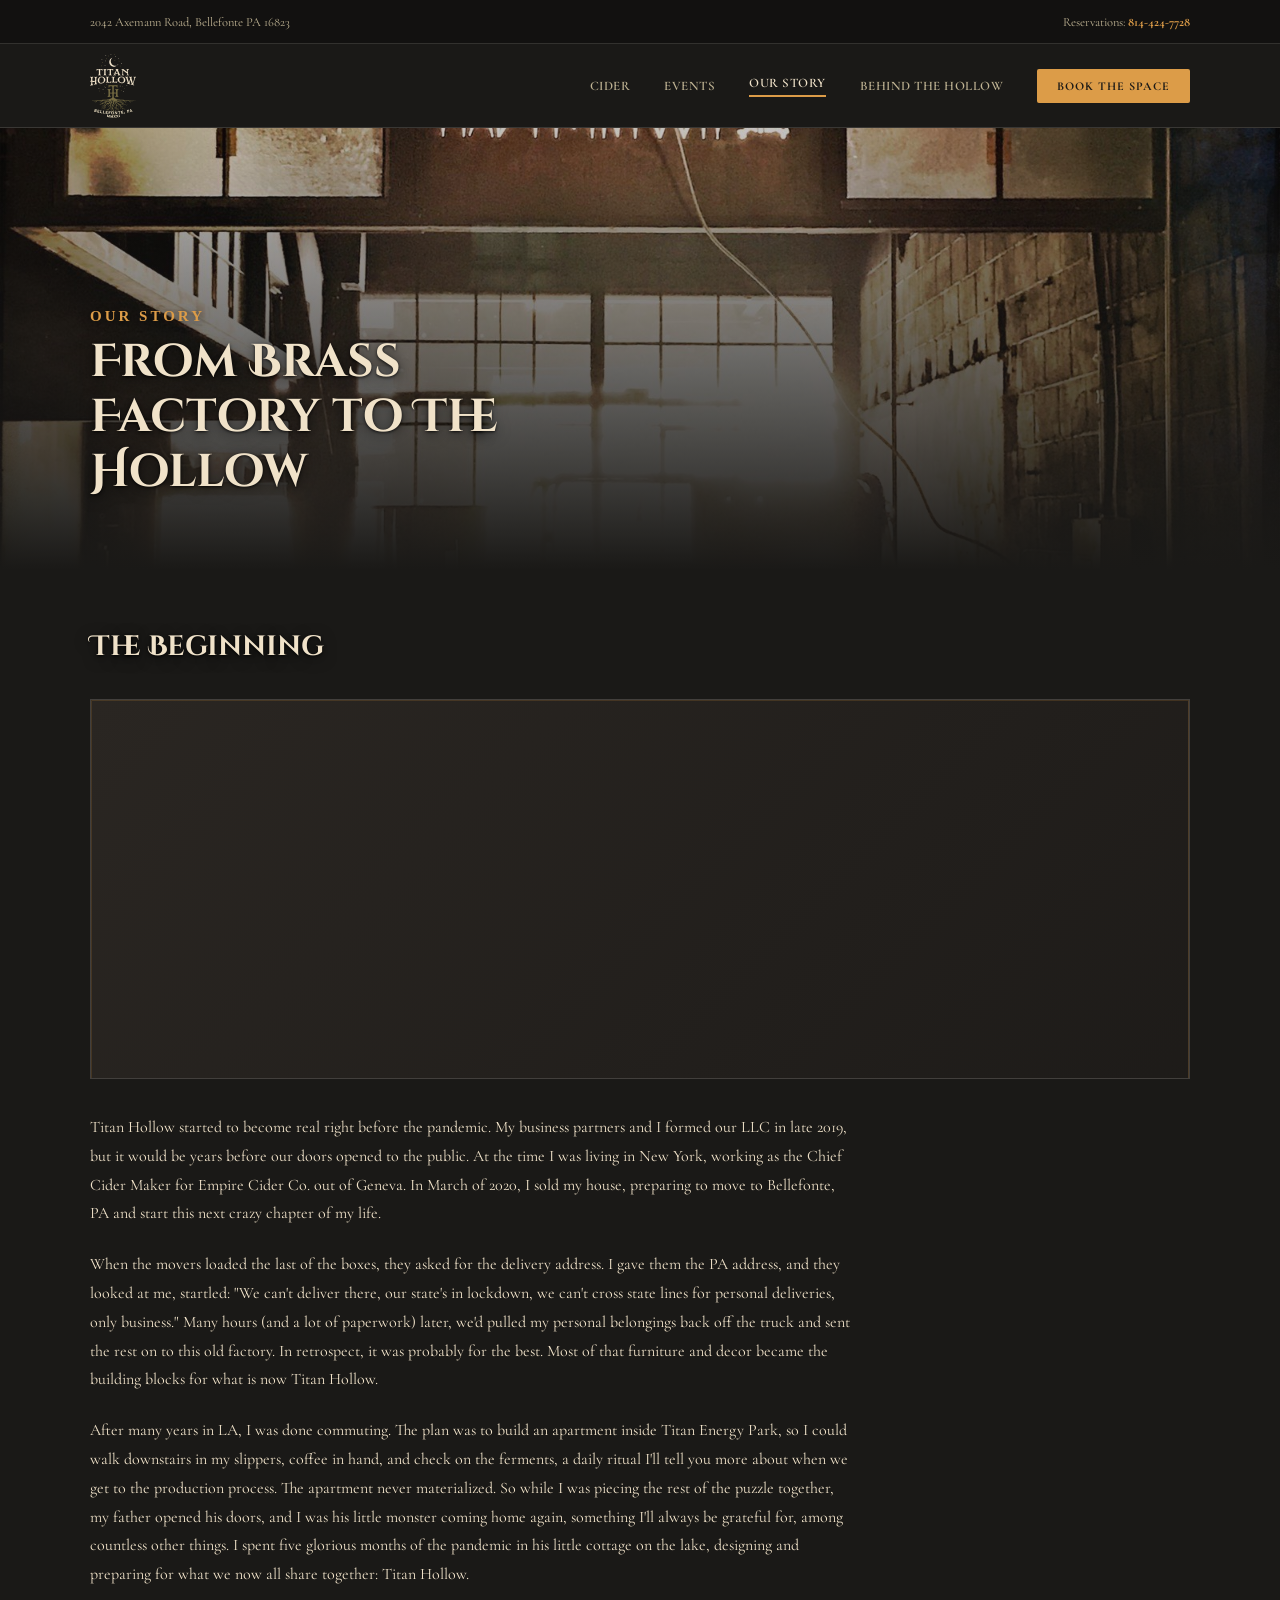
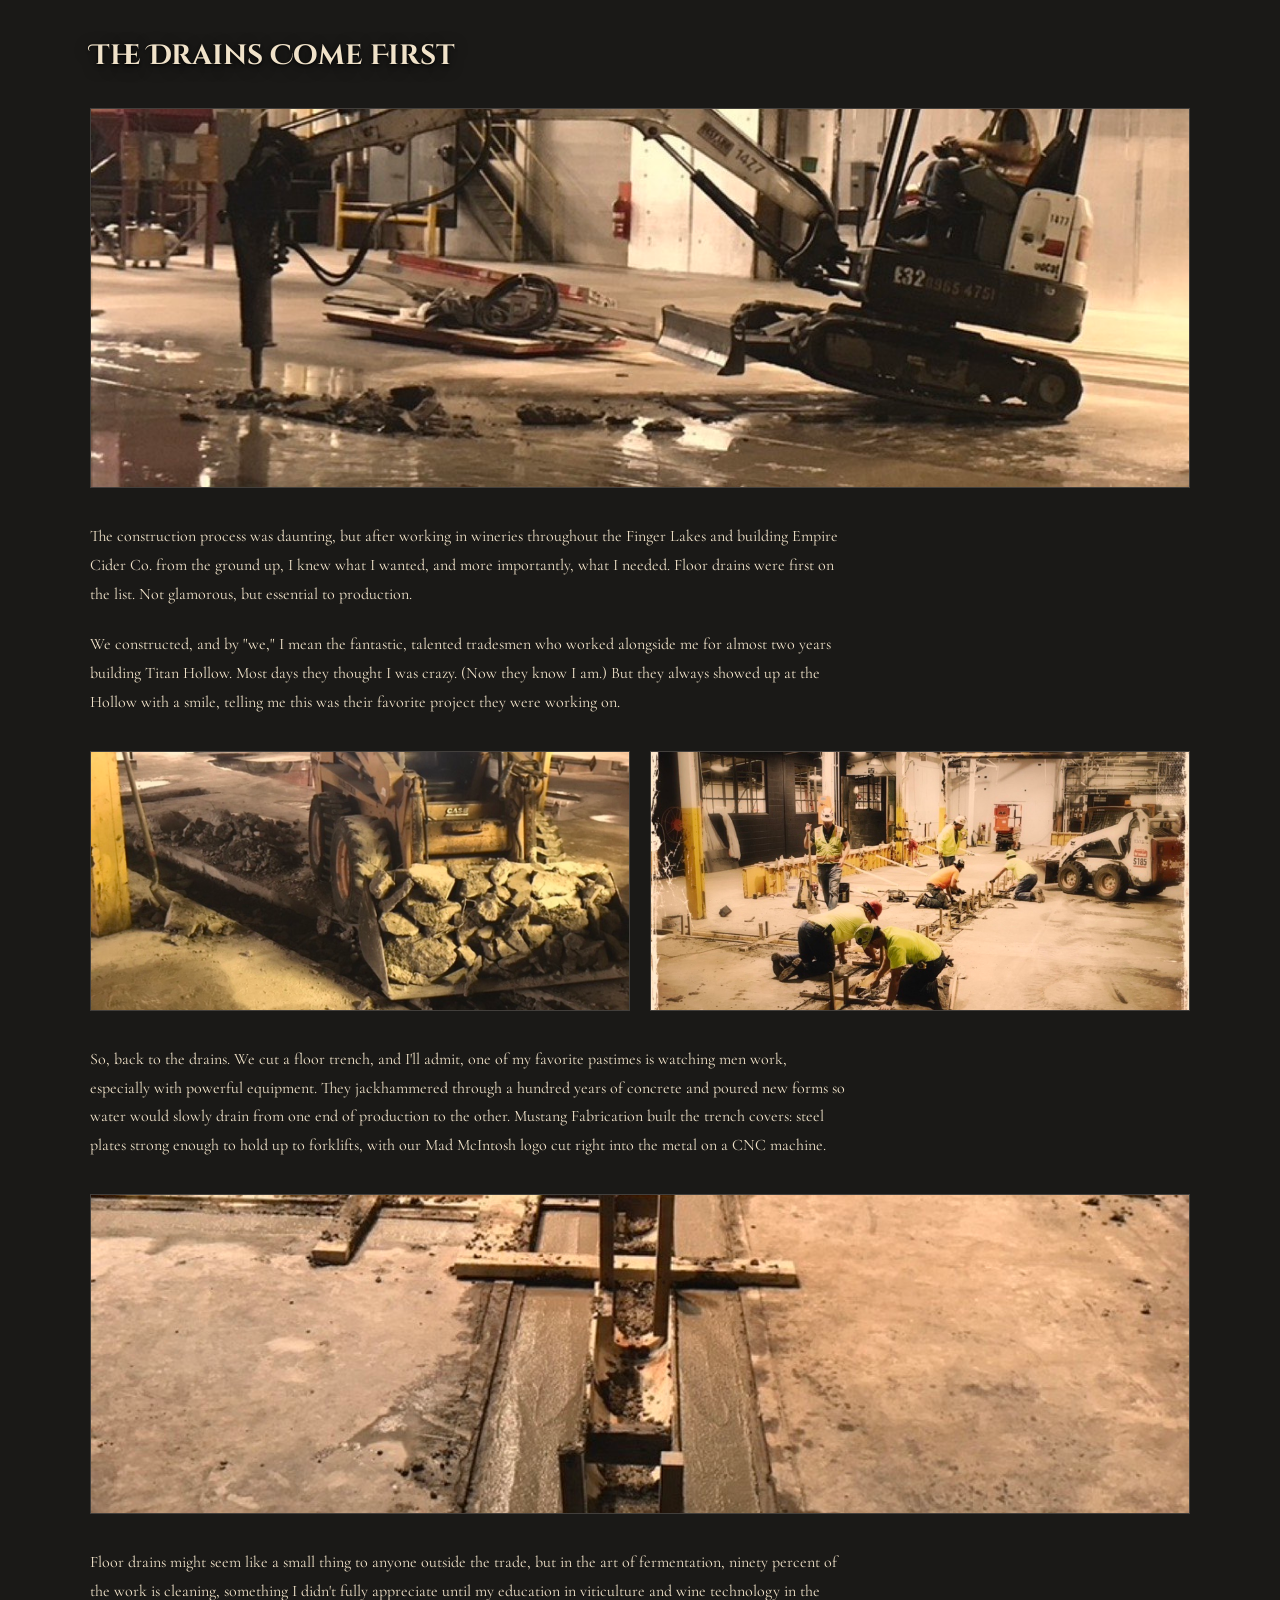
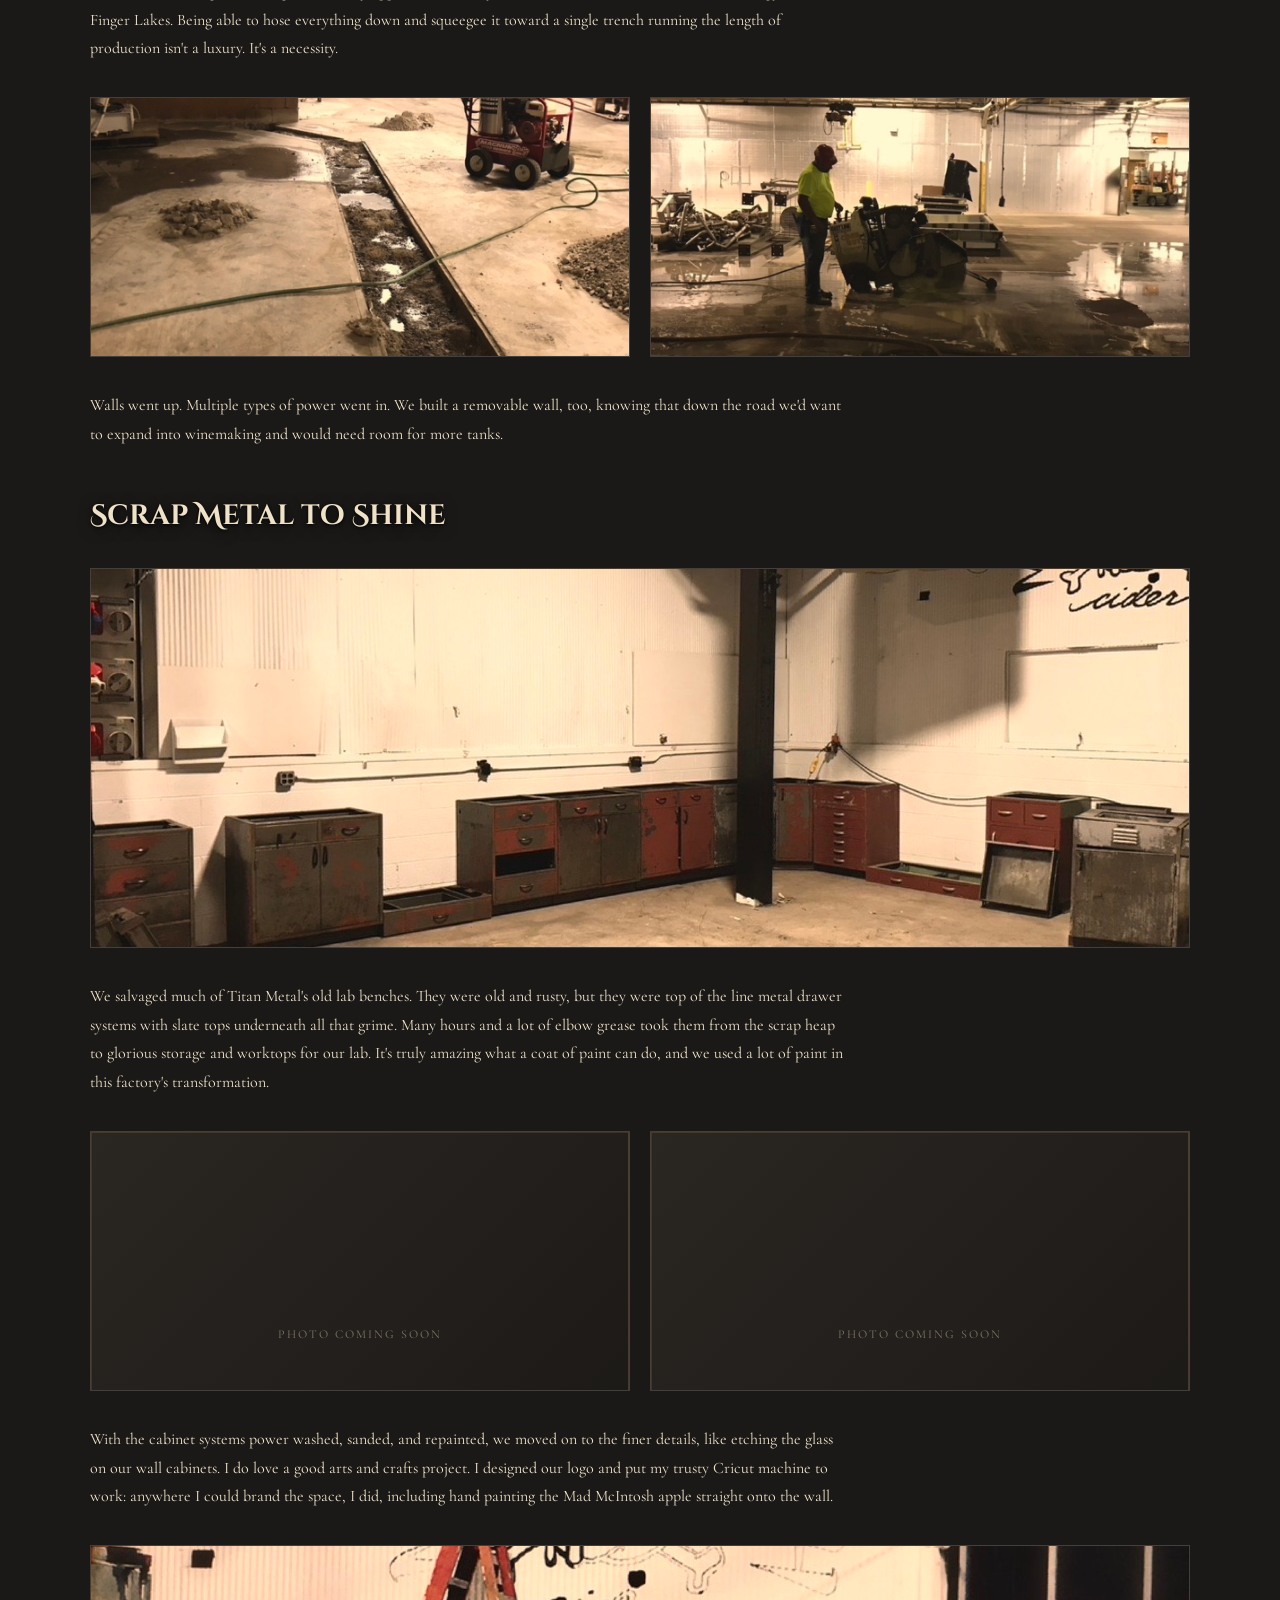
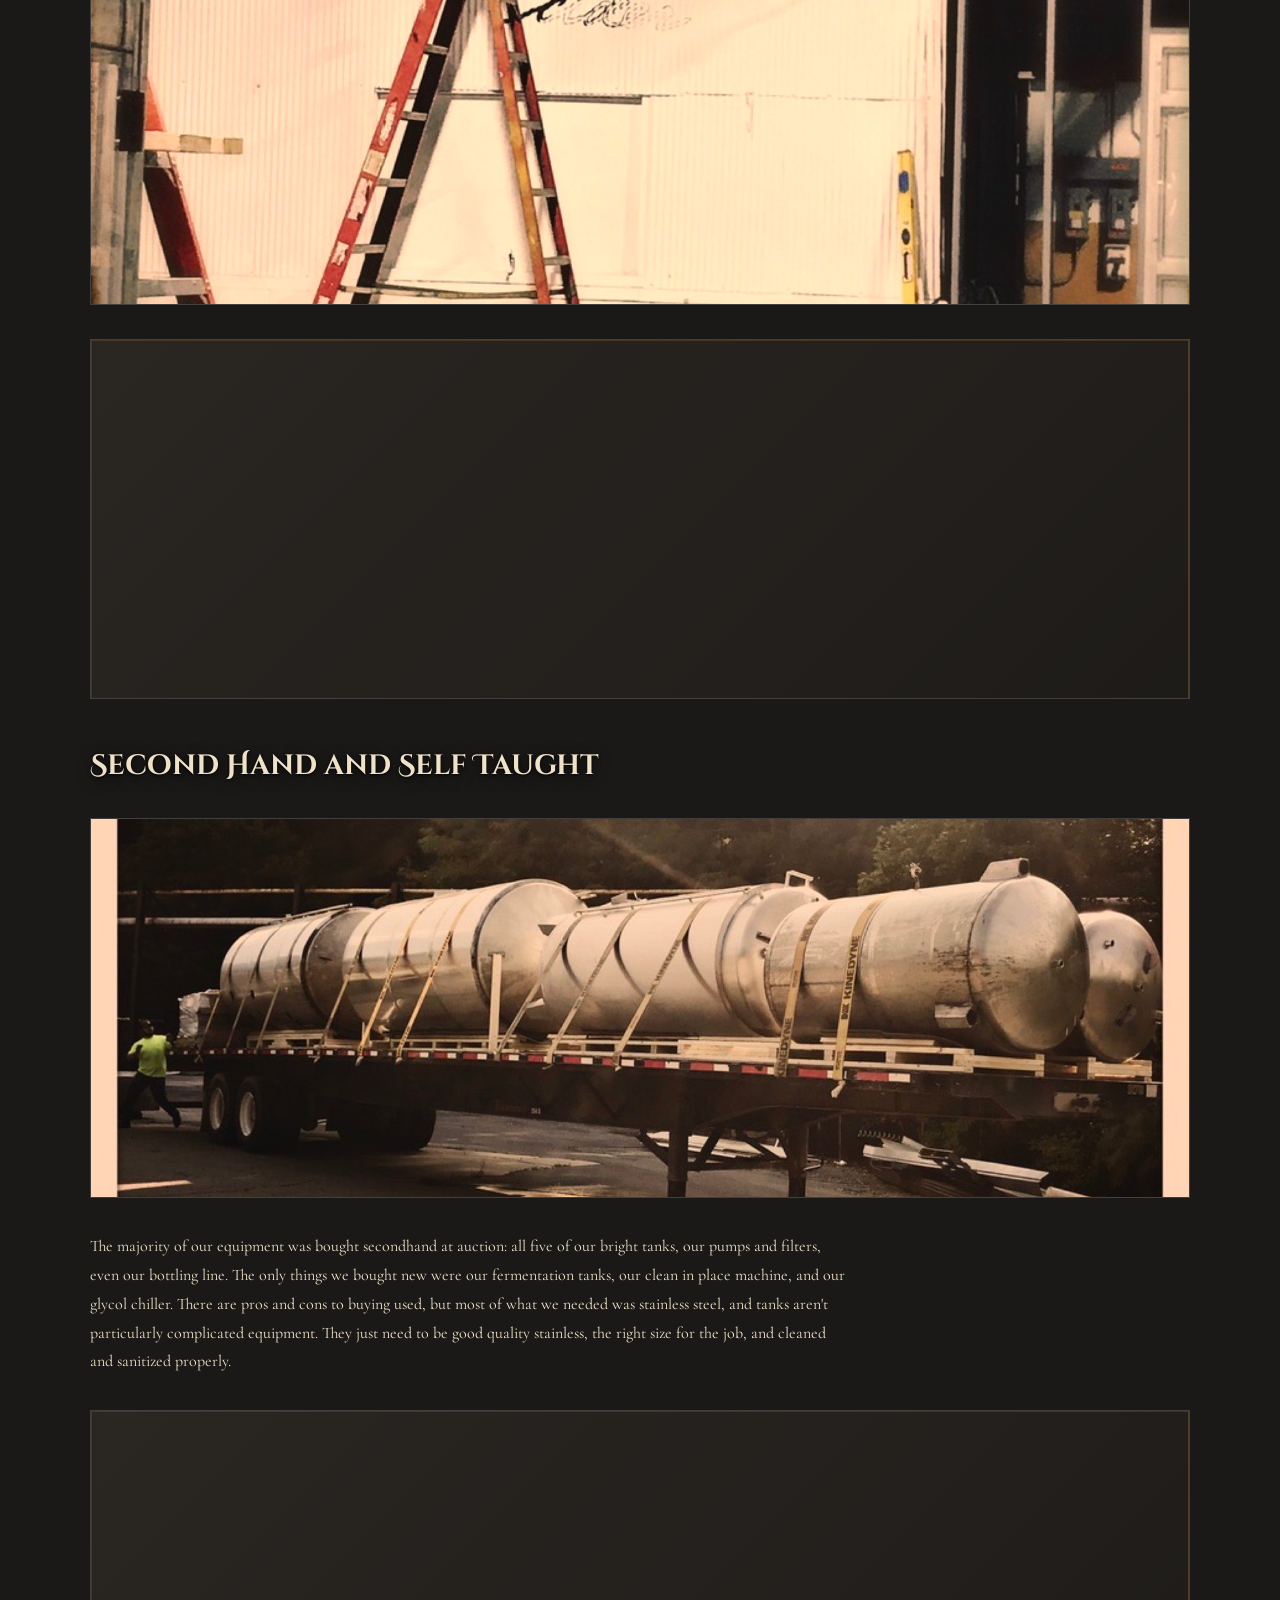
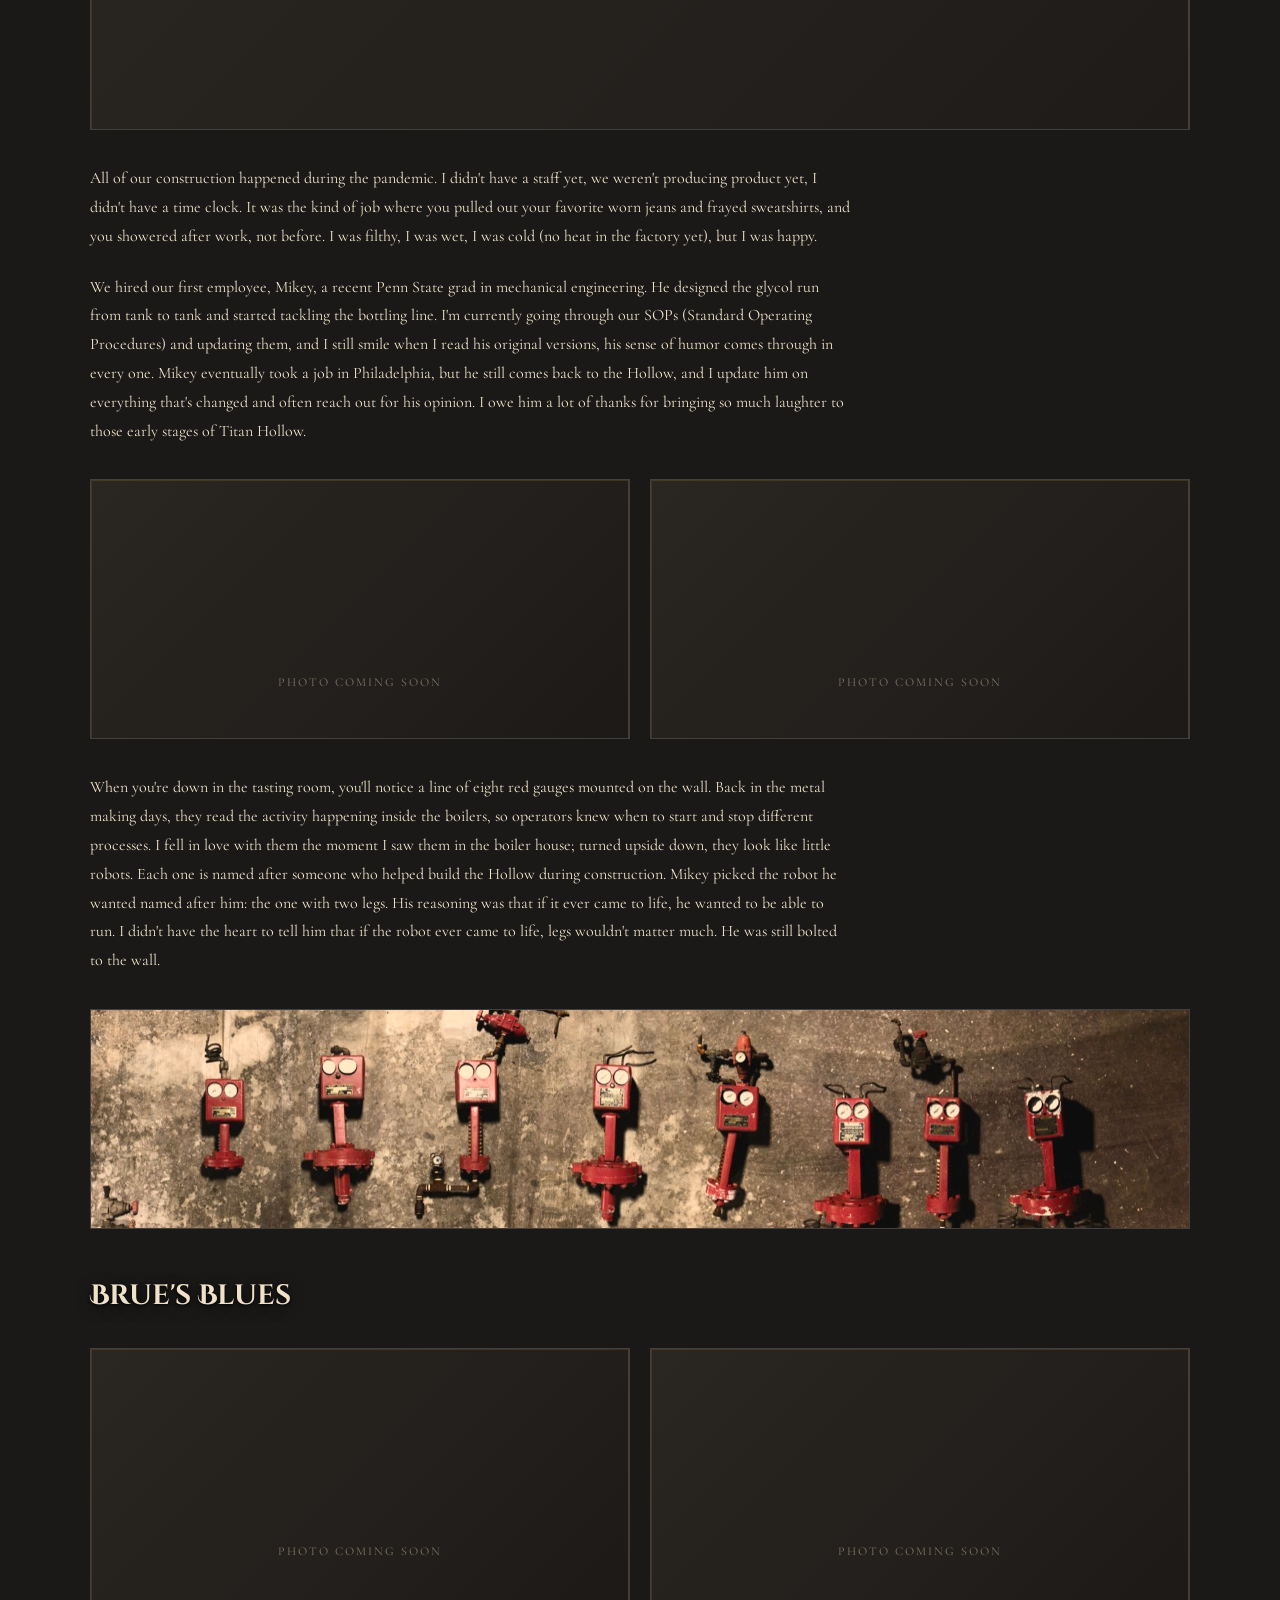
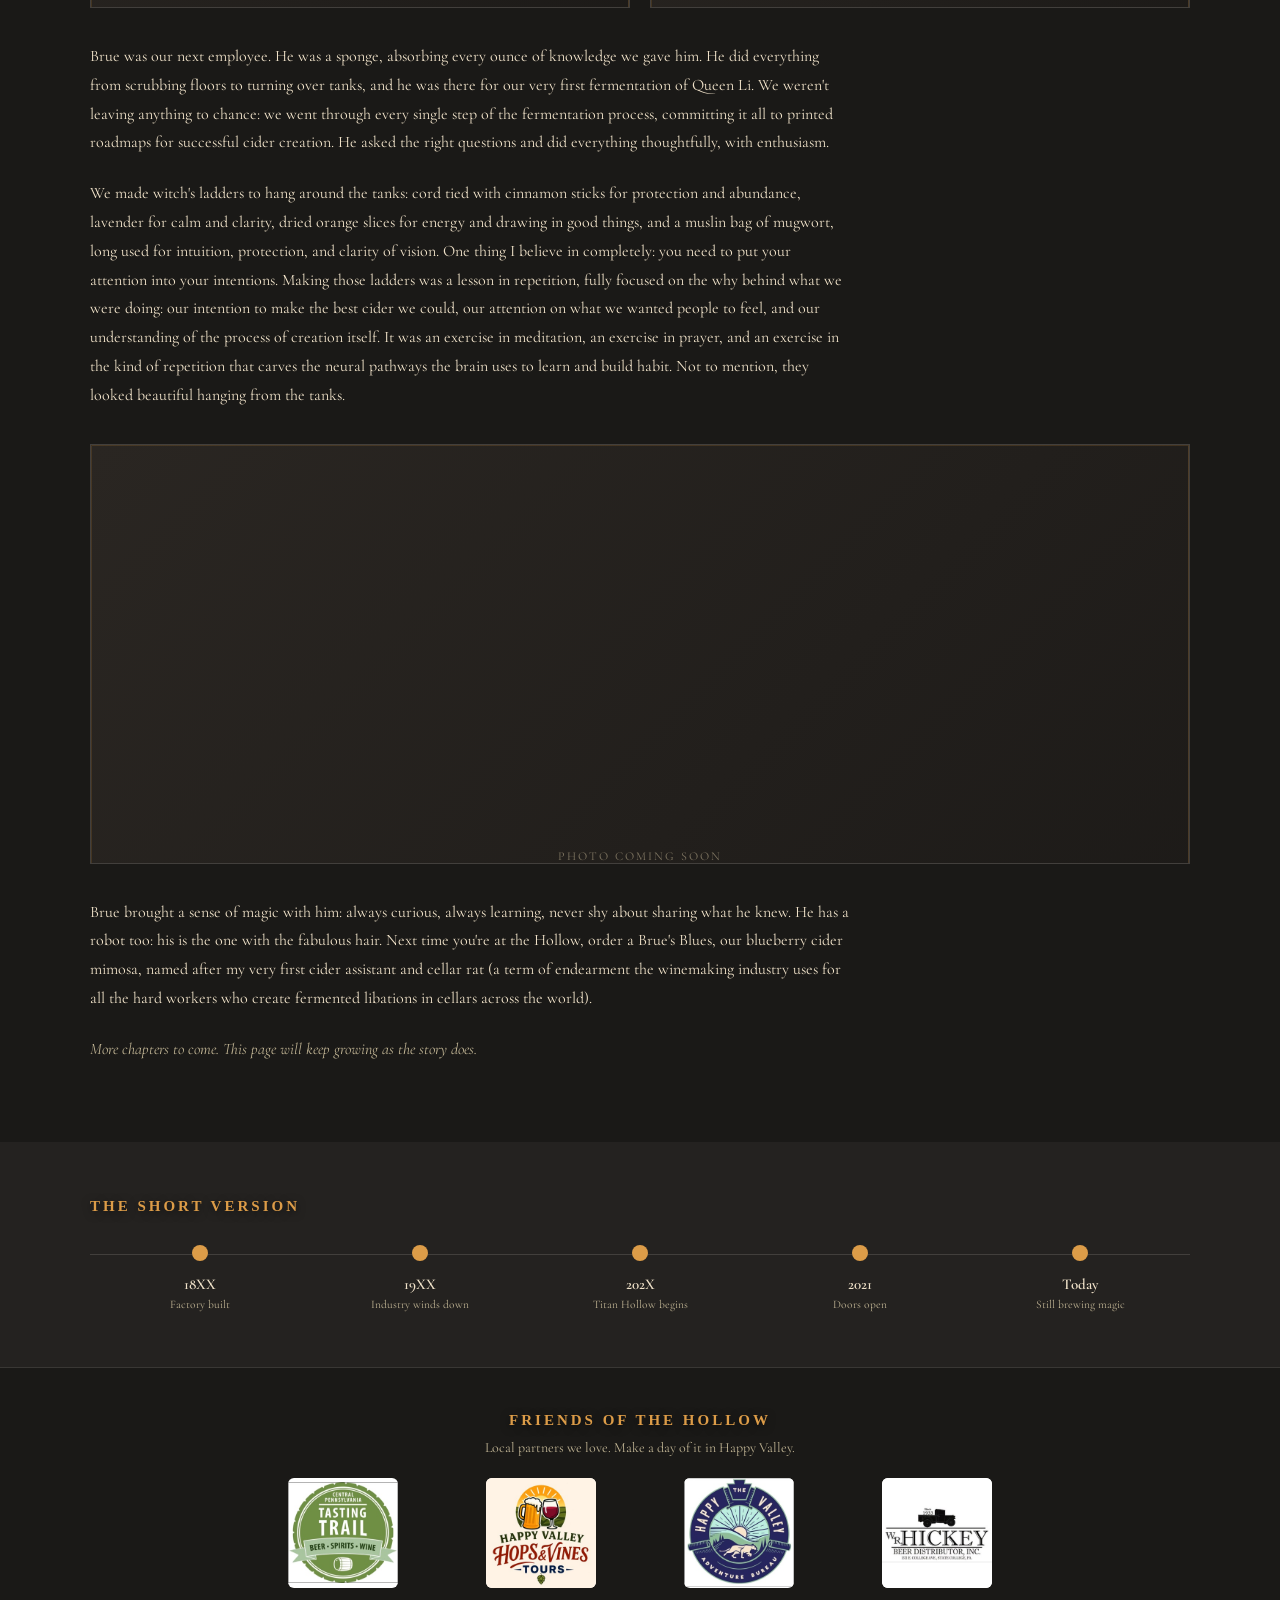
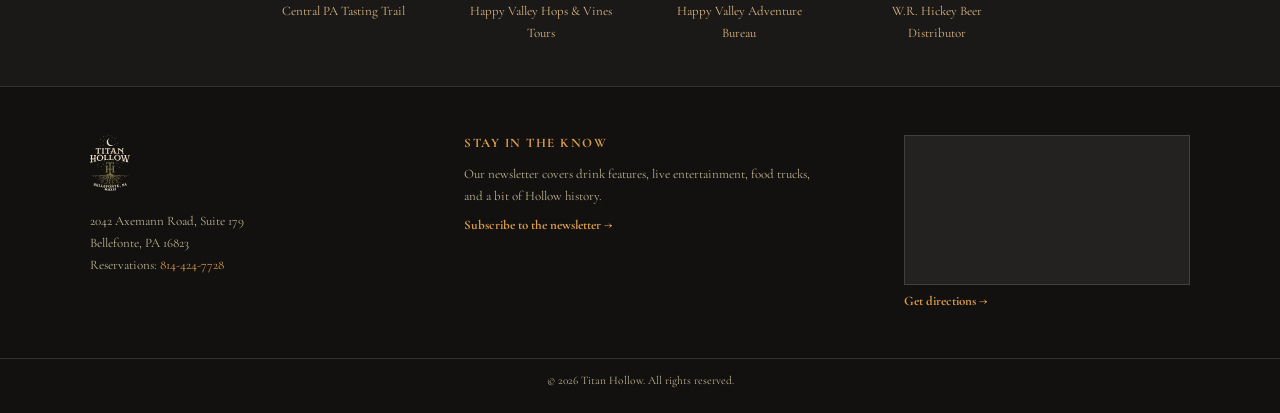
<file: our-story.html>
<!doctype html><html><head><meta charset="utf-8"><title>Titan Hollow | Our Story</title><meta name="robots" content="noindex, nofollow"><meta name="viewport" content="width=device-width, initial-scale=1">
    <style>
@import url('https://fonts.googleapis.com/css2?family=Cinzel+Decorative:wght@700&family=Cormorant+Garamond:ital,wght@0,400;0,600;1,400&family=IM+Fell+English+SC&display=swap');
* { box-sizing:border-box; margin:0; padding:0; }
html { background:#0d0d0c; }
body { font-family:'Cormorant Garamond', Georgia, serif; font-size:18px; background:#1a1917; color:#f0e2c9; width:1280px; margin:0 auto; }
.eyebrow { font-family:'IM Fell English SC', Georgia, serif; font-size:15px; letter-spacing:3px; text-transform:uppercase; color:#DC9C48; font-weight:700; margin-bottom:10px; text-shadow:0 2px 8px rgba(0,0,0,0.6); }
h1,h2,h3 { font-family:'Cinzel Decorative', Georgia, 'Times New Roman', serif; font-weight:700; color:#f0e2c9; text-shadow:0 3px 14px rgba(0,0,0,0.65), 0 1px 3px rgba(0,0,0,0.8); }
a { color:#DC9C48; text-decoration:none; }
.section { padding:56px 90px; overflow:hidden; }
.btn { display:inline-block; padding:14px 26px; border-radius:2px; font-size:13px; letter-spacing:1px; text-transform:uppercase; font-weight:700; cursor:pointer; }
.btn-solid { background:#DC9C48; color:#1a1917; }
.btn-outline { border:1.5px solid #BFB393; color:#f0e2c9; }
.tag { display:inline-block; font-size:10.5px; letter-spacing:1.5px; text-transform:uppercase; font-weight:700; padding:4px 10px; border-radius:20px; }
.tag-copper { background:rgba(201,133,62,0.18); color:#DC9C48; }
.tag-plum { background:rgba(191,179,147,0.22); color:#BFB393; }
.imgbox { overflow:hidden; border:1px solid rgba(244,238,223,0.14); background:#242220; }
.imgbox img { width:100%; height:100%; object-fit:cover; display:block; }
.editnote { background:#DC9C48; color:#1a1917; text-align:center; font-size:12.5px; font-weight:700; padding:9px 20px; }
.editnote a { color:#1a1917; text-decoration:underline; }
.story p { color:#f0e2c9; font-size:16px; line-height:1.8; margin-bottom:22px; max-width:760px; }
.story .imgbox { margin:34px 0; }
.story .imgrow { display:flex; gap:20px; margin:34px 0; }
.story .imgrow .imgbox { margin:0; width:50%; height:260px; }
.story h2 { font-size:28px; margin:48px 0 20px; }
.story h2:first-of-type { margin-top:0; }
</style><link rel="stylesheet" href="responsive.css"></head><body>
    <div style="height:44px; background:#121110; display:flex; align-items:center; justify-content:space-between;
                padding:0 90px; font-size:12.5px; color:#BFB393; border-bottom:1px solid rgba(244,238,223,0.14);">
      <div>2042 Axemann Road, Bellefonte PA 16823</div>
      <div>Reservations: <a href="tel:+18144247728" style="color:#DC9C48; font-weight:700;">814-424-7728</a></div>
    </div>
    <div style="height:84px; background:#1a1917; display:flex; align-items:center; justify-content:space-between;
                padding:0 90px; border-bottom:1px solid rgba(244,238,223,0.14);">
      <a href="home.html" style="display:flex; align-items:center;"><img src="images/titan-hollow-logo.svg" style="height:64px; width:auto;" alt="Titan Hollow"></a>
      <div style="display:flex; align-items:center;"><a href="cider.html" style="color:#BFB393; font-size:13px; letter-spacing:0.5px; text-transform:uppercase; font-weight:600; margin-right:34px;">Cider</a><a href="events.html" style="color:#BFB393; font-size:13px; letter-spacing:0.5px; text-transform:uppercase; font-weight:600; margin-right:34px;">Events</a><a href="our-story.html" style="color:#f0e2c9; border-bottom:2px solid #DC9C48; padding-bottom:4px; font-size:13px; letter-spacing:0.5px; text-transform:uppercase; font-weight:600; margin-right:34px;">Our Story</a><a href="blog.html" style="color:#BFB393; font-size:13px; letter-spacing:0.5px; text-transform:uppercase; font-weight:600; margin-right:34px;">Behind the Hollow</a><a href="book.html" class="btn btn-solid" style="font-size:12px; padding:10px 20px;">Book the Space</a></div>
    </div>
<div style="position:relative; background-image:url('images/history-hero.jpg'); background-size:cover; background-position:center; height:480px;">
  <div style="position:absolute; inset:0; background:linear-gradient(180deg, rgba(26,25,23,0.25), #1a1917 92%);"></div>
  <div style="position:relative; padding:180px 90px 0; max-width:700px;">
    <div class="eyebrow">Our Story</div>
    <h1 style="font-size:46px; line-height:1.2;">From Brass Factory to The Hollow</h1>
  </div>
</div>

<div class="section story" style="padding-top:20px;">

  <h2>The Beginning</h2>
  <div class="imgbox" style="height:380px;"><div style="width:100%;aspect-ratio:4/3;display:flex;align-items:center;justify-content:center;background:linear-gradient(135deg,#2a2622,#1a1816);color:#BFB39399;font-size:12px;letter-spacing:2px;text-transform:uppercase;border:1px solid #DC9C4833;">Photo coming soon</div></div>

  <p>Titan Hollow started to become real right before the pandemic. My business partners and I formed our LLC in late 2019, but it would be years before our doors opened to the public. At the time I was living in New York, working as the Chief Cider Maker for Empire Cider Co. out of Geneva. In March of 2020, I sold my house, preparing to move to Bellefonte, PA and start this next crazy chapter of my life.</p>

  <p>When the movers loaded the last of the boxes, they asked for the delivery address. I gave them the PA address, and they looked at me, startled: "We can't deliver there, our state's in lockdown, we can't cross state lines for personal deliveries, only business." Many hours (and a lot of paperwork) later, we'd pulled my personal belongings back off the truck and sent the rest on to this old factory. In retrospect, it was probably for the best. Most of that furniture and decor became the building blocks for what is now Titan Hollow.</p>

  <p>After many years in LA, I was done commuting. The plan was to build an apartment inside Titan Energy Park, so I could walk downstairs in my slippers, coffee in hand, and check on the ferments, a daily ritual I'll tell you more about when we get to the production process. The apartment never materialized. So while I was piecing the rest of the puzzle together, my father opened his doors, and I was his little monster coming home again, something I'll always be grateful for, among countless other things. I spent five glorious months of the pandemic in his little cottage on the lake, designing and preparing for what we now all share together: Titan Hollow.</p>

  <h2>The Drains Come First</h2>
  <div class="imgbox" style="height:380px;"><img src="images/blog-drains-jackhammer.jpg" alt="Jackhammering through a hundred years of concrete"></div>

  <p>The construction process was daunting, but after working in wineries throughout the Finger Lakes and building Empire Cider Co. from the ground up, I knew what I wanted, and more importantly, what I needed. Floor drains were first on the list. Not glamorous, but essential to production.</p>

  <p>We constructed, and by "we," I mean the fantastic, talented tradesmen who worked alongside me for almost two years building Titan Hollow. Most days they thought I was crazy. (Now they know I am.) But they always showed up at the Hollow with a smile, telling me this was their favorite project they were working on.</p>

  <div class="imgrow">
    <div class="imgbox"><img src="images/blog-drains-rubble.jpg" alt="Clearing broken concrete from the trench line"></div>
    <div class="imgbox"><img src="images/blog-drains-crew-forms.jpg" alt="The crew setting wood forms for the trench"></div>
  </div>

  <p>So, back to the drains. We cut a floor trench, and I'll admit, one of my favorite pastimes is watching men work, especially with powerful equipment. They jackhammered through a hundred years of concrete and poured new forms so water would slowly drain from one end of production to the other. Mustang Fabrication built the trench covers: steel plates strong enough to hold up to forklifts, with our Mad McIntosh logo cut right into the metal on a CNC machine.</p>

  <div class="imgbox" style="height:320px;"><img src="images/blog-drains-pour.jpg" alt="The trench forms, poured and curing"></div>

  <p>Floor drains might seem like a small thing to anyone outside the trade, but in the art of fermentation, ninety percent of the work is cleaning, something I didn't fully appreciate until my education in viticulture and wine technology in the Finger Lakes. Being able to hose everything down and squeegee it toward a single trench running the length of production isn't a luxury. It's a necessity.</p>

  <div class="imgrow">
    <div class="imgbox"><img src="images/blog-drains-trench-open.jpg" alt="The open trench before final finishing"></div>
    <div class="imgbox"><img src="images/blog-drains-scrub.jpg" alt="Scrubbing the finished floor"></div>
  </div>

  <p>Walls went up. Multiple types of power went in. We built a removable wall, too, knowing that down the road we'd want to expand into winemaking and would need room for more tanks.</p>

  <h2>Scrap Metal to Shine</h2>
  <div class="imgbox" style="height:380px;"><img src="images/blog-scrap-cabinets-before.jpg" alt="The salvaged lab cabinets, before restoration"></div>

  <p>We salvaged much of Titan Metal's old lab benches. They were old and rusty, but they were top of the line metal drawer systems with slate tops underneath all that grime. Many hours and a lot of elbow grease took them from the scrap heap to glorious storage and worktops for our lab. It's truly amazing what a coat of paint can do, and we used a lot of paint in this factory's transformation.</p>

  <div class="imgrow">
    <div class="imgbox"><div style="width:100%;aspect-ratio:4/3;display:flex;align-items:center;justify-content:center;background:linear-gradient(135deg,#2a2622,#1a1816);color:#BFB39399;font-size:12px;letter-spacing:2px;text-transform:uppercase;border:1px solid #DC9C4833;">Photo coming soon</div></div>
    <div class="imgbox"><div style="width:100%;aspect-ratio:4/3;display:flex;align-items:center;justify-content:center;background:linear-gradient(135deg,#2a2622,#1a1816);color:#BFB39399;font-size:12px;letter-spacing:2px;text-transform:uppercase;border:1px solid #DC9C4833;">Photo coming soon</div></div>
  </div>

  <p>With the cabinet systems power washed, sanded, and repainted, we moved on to the finer details, like etching the glass on our wall cabinets. I do love a good arts and crafts project. I designed our logo and put my trusty Cricut machine to work: anywhere I could brand the space, I did, including hand painting the Mad McIntosh apple straight onto the wall.</p>

  <div class="imgbox" style="height:360px;"><img src="images/blog-scrap-stencil.jpg" alt="The Mad McIntosh logo, stenciled on the wall before painting"></div>
  <div class="imgbox" style="height:360px;"><div style="width:100%;aspect-ratio:4/3;display:flex;align-items:center;justify-content:center;background:linear-gradient(135deg,#2a2622,#1a1816);color:#BFB39399;font-size:12px;letter-spacing:2px;text-transform:uppercase;border:1px solid #DC9C4833;">Photo coming soon</div></div>

  <h2>Second Hand and Self Taught</h2>
  <div class="imgbox" style="height:380px;"><img src="images/blog-secondhand-tank-delivery.jpg" alt="Tanks arriving on a flatbed"></div>

  <p>The majority of our equipment was bought secondhand at auction: all five of our bright tanks, our pumps and filters, even our bottling line. The only things we bought new were our fermentation tanks, our clean in place machine, and our glycol chiller. There are pros and cons to buying used, but most of what we needed was stainless steel, and tanks aren't particularly complicated equipment. They just need to be good quality stainless, the right size for the job, and cleaned and sanitized properly.</p>

  <div class="imgbox" style="height:320px;"><div style="width:100%;aspect-ratio:4/3;display:flex;align-items:center;justify-content:center;background:linear-gradient(135deg,#2a2622,#1a1816);color:#BFB39399;font-size:12px;letter-spacing:2px;text-transform:uppercase;border:1px solid #DC9C4833;">Photo coming soon</div></div>

  <p>All of our construction happened during the pandemic. I didn't have a staff yet, we weren't producing product yet, I didn't have a time clock. It was the kind of job where you pulled out your favorite worn jeans and frayed sweatshirts, and you showered after work, not before. I was filthy, I was wet, I was cold (no heat in the factory yet), but I was happy.</p>

  <p>We hired our first employee, Mikey, a recent Penn State grad in mechanical engineering. He designed the glycol run from tank to tank and started tackling the bottling line. I'm currently going through our SOPs (Standard Operating Procedures) and updating them, and I still smile when I read his original versions, his sense of humor comes through in every one. Mikey eventually took a job in Philadelphia, but he still comes back to the Hollow, and I update him on everything that's changed and often reach out for his opinion. I owe him a lot of thanks for bringing so much laughter to those early stages of Titan Hollow.</p>

  <div class="imgrow">
    <div class="imgbox"><div style="width:100%;aspect-ratio:4/3;display:flex;align-items:center;justify-content:center;background:linear-gradient(135deg,#2a2622,#1a1816);color:#BFB39399;font-size:12px;letter-spacing:2px;text-transform:uppercase;border:1px solid #DC9C4833;">Photo coming soon</div></div>
    <div class="imgbox"><div style="width:100%;aspect-ratio:4/3;display:flex;align-items:center;justify-content:center;background:linear-gradient(135deg,#2a2622,#1a1816);color:#BFB39399;font-size:12px;letter-spacing:2px;text-transform:uppercase;border:1px solid #DC9C4833;">Photo coming soon</div></div>
  </div>

  <p>When you're down in the tasting room, you'll notice a line of eight red gauges mounted on the wall. Back in the metal making days, they read the activity happening inside the boilers, so operators knew when to start and stop different processes. I fell in love with them the moment I saw them in the boiler house; turned upside down, they look like little robots. Each one is named after someone who helped build the Hollow during construction. Mikey picked the robot he wanted named after him: the one with two legs. His reasoning was that if it ever came to life, he wanted to be able to run. I didn't have the heart to tell him that if the robot ever came to life, legs wouldn't matter much. He was still bolted to the wall.</p>

  <div class="imgbox" style="height:220px;"><img src="images/blog-secondhand-robots.jpg" alt="The row of robots on the tasting room wall"></div>

  <h2>Brue's Blues</h2>
  <div class="imgrow">
    <div class="imgbox"><div style="width:100%;aspect-ratio:4/3;display:flex;align-items:center;justify-content:center;background:linear-gradient(135deg,#2a2622,#1a1816);color:#BFB39399;font-size:12px;letter-spacing:2px;text-transform:uppercase;border:1px solid #DC9C4833;">Photo coming soon</div></div>
    <div class="imgbox"><div style="width:100%;aspect-ratio:4/3;display:flex;align-items:center;justify-content:center;background:linear-gradient(135deg,#2a2622,#1a1816);color:#BFB39399;font-size:12px;letter-spacing:2px;text-transform:uppercase;border:1px solid #DC9C4833;">Photo coming soon</div></div>
  </div>

  <p>Brue was our next employee. He was a sponge, absorbing every ounce of knowledge we gave him. He did everything from scrubbing floors to turning over tanks, and he was there for our very first fermentation of Queen Li. We weren't leaving anything to chance: we went through every single step of the fermentation process, committing it all to printed roadmaps for successful cider creation. He asked the right questions and did everything thoughtfully, with enthusiasm.</p>

  <p>We made witch's ladders to hang around the tanks: cord tied with cinnamon sticks for protection and abundance, lavender for calm and clarity, dried orange slices for energy and drawing in good things, and a muslin bag of mugwort, long used for intuition, protection, and clarity of vision. One thing I believe in completely: you need to put your attention into your intentions. Making those ladders was a lesson in repetition, fully focused on the why behind what we were doing: our intention to make the best cider we could, our attention on what we wanted people to feel, and our understanding of the process of creation itself. It was an exercise in meditation, an exercise in prayer, and an exercise in the kind of repetition that carves the neural pathways the brain uses to learn and build habit. Not to mention, they looked beautiful hanging from the tanks.</p>

  <div class="imgbox" style="height:420px;"><div style="width:100%;aspect-ratio:4/3;display:flex;align-items:center;justify-content:center;background:linear-gradient(135deg,#2a2622,#1a1816);color:#BFB39399;font-size:12px;letter-spacing:2px;text-transform:uppercase;border:1px solid #DC9C4833;">Photo coming soon</div></div>

  <p>Brue brought a sense of magic with him: always curious, always learning, never shy about sharing what he knew. He has a robot too: his is the one with the fabulous hair. Next time you're at the Hollow, order a Brue's Blues, our blueberry cider mimosa, named after my very first cider assistant and cellar rat (a term of endearment the winemaking industry uses for all the hard workers who create fermented libations in cellars across the world).</p>

  <p style="font-style:italic; color:#BFB393;">More chapters to come. This page will keep growing as the story does.</p>

</div>
<div class="section" style="background:#242220;">
  <div class="eyebrow">The Short Version</div>
  <div style="display:flex; justify-content:space-between; margin-top:30px; position:relative;">
    <div style="position:absolute; top:9px; left:0; right:0; height:1px; background:rgba(244,238,223,0.14);"></div>
    <div style="text-align:center; width:20%; position:relative;">
      <div style="width:16px; height:16px; border-radius:50%; background:#DC9C48; margin:0 auto 14px; position:relative; z-index:1;"></div>
      <div style="font-family:'Cormorant Garamond', Georgia, serif; font-weight:600; font-size:15px; color:#f0e2c9; margin-bottom:4px;">18XX</div>
      <div style="font-size:11.5px; color:#BFB393;">Factory built</div>
    </div><div style="text-align:center; width:20%; position:relative;">
      <div style="width:16px; height:16px; border-radius:50%; background:#DC9C48; margin:0 auto 14px; position:relative; z-index:1;"></div>
      <div style="font-family:'Cormorant Garamond', Georgia, serif; font-weight:600; font-size:15px; color:#f0e2c9; margin-bottom:4px;">19XX</div>
      <div style="font-size:11.5px; color:#BFB393;">Industry winds down</div>
    </div><div style="text-align:center; width:20%; position:relative;">
      <div style="width:16px; height:16px; border-radius:50%; background:#DC9C48; margin:0 auto 14px; position:relative; z-index:1;"></div>
      <div style="font-family:'Cormorant Garamond', Georgia, serif; font-weight:600; font-size:15px; color:#f0e2c9; margin-bottom:4px;">202X</div>
      <div style="font-size:11.5px; color:#BFB393;">Titan Hollow begins</div>
    </div><div style="text-align:center; width:20%; position:relative;">
      <div style="width:16px; height:16px; border-radius:50%; background:#DC9C48; margin:0 auto 14px; position:relative; z-index:1;"></div>
      <div style="font-family:'Cormorant Garamond', Georgia, serif; font-weight:600; font-size:15px; color:#f0e2c9; margin-bottom:4px;">2021</div>
      <div style="font-size:11.5px; color:#BFB393;">Doors open</div>
    </div><div style="text-align:center; width:20%; position:relative;">
      <div style="width:16px; height:16px; border-radius:50%; background:#DC9C48; margin:0 auto 14px; position:relative; z-index:1;"></div>
      <div style="font-family:'Cormorant Garamond', Georgia, serif; font-weight:600; font-size:15px; color:#f0e2c9; margin-bottom:4px;">Today</div>
      <div style="font-size:11.5px; color:#BFB393;">Still brewing magic</div>
    </div>
  </div>
</div>
<div class="section friends" style="padding-top:44px; padding-bottom:44px; border-top:1px solid rgba(244,238,223,0.14); text-align:center;">
  <div class="eyebrow">Friends of the Hollow</div>
  <p style="color:#BFB393; font-size:14px; margin:4px auto 22px; max-width:560px;">Local partners we love. Make a day of it in Happy Valley.</p>
  <div class="friends-row" style="display:flex; justify-content:center; flex-wrap:wrap; gap:28px 48px;">
    <a href="https://www.centralpatastingtrail.com/" target="_blank" rel="noopener" style="display:block; text-align:center;"><img src="images/partner-tasting-trail.jpg" alt="Central PA Tasting Trail logo" style="height:110px; border-radius:6px; background:#fff; display:block; margin:0 auto 10px;"><span style="font-size:13px; color:#DDB884;">Central PA Tasting Trail</span></a>
    <a href="https://www.hopsandvinestours.com/" target="_blank" rel="noopener" style="display:block; text-align:center;"><img src="images/partner-hops-vines.jpg" alt="Happy Valley Hops &amp; Vines Tours logo" style="height:110px; border-radius:6px; background:#fff; display:block; margin:0 auto 10px;"><span style="font-size:13px; color:#DDB884;">Happy Valley Hops &amp; Vines Tours</span></a>
    <a href="https://happyvalley.com/" target="_blank" rel="noopener" style="display:block; text-align:center;"><img src="images/partner-happy-valley-adventure-bureau.jpg" alt="Happy Valley Adventure Bureau logo" style="height:110px; border-radius:6px; background:#fff; display:block; margin:0 auto 10px;"><span style="font-size:13px; color:#DDB884;">Happy Valley Adventure Bureau</span></a>
    <a href="https://wrhickey.com/" target="_blank" rel="noopener" style="display:block; text-align:center;"><img src="images/partner-wr-hickey-square.jpg" alt="W.R. Hickey Beer Distributor logo" style="height:110px; border-radius:6px; background:#fff; display:block; margin:0 auto 10px;"><span style="font-size:13px; color:#DDB884;">W.R. Hickey Beer Distributor</span></a>
  </div>
</div>
    <div style="padding:48px 90px; background:#121110; display:flex; justify-content:space-between; border-top:1px solid rgba(244,238,223,0.14);">
      <div style="width:26%;">
        <img src="images/titan-hollow-logo.svg" style="height:56px; width:auto; margin-bottom:14px;" alt="Titan Hollow">
        <div style="font-size:13px; color:#BFB393; line-height:1.7;">2042 Axemann Road, Suite 179<br>Bellefonte, PA 16823<br>Reservations: <a href="tel:+18144247728">814-424-7728</a></div>
      </div>
      <div style="width:32%;">
        <div style="font-size:13px; color:#DC9C48; text-transform:uppercase; letter-spacing:1.5px; font-weight:700; margin-bottom:12px;">Stay in the Know</div>
        <div style="font-size:13px; color:#BFB393; line-height:1.7; margin-bottom:10px;">Our newsletter covers drink features, live entertainment, food trucks, and a bit of Hollow history.</div>
        <a href="https://mailchi.mp/titanhollow/60pbl9o3km" target="_blank" rel="noopener" style="display:block; font-size:13px; color:#DC9C48; font-weight:700;">Subscribe to the newsletter &rarr;</a>
      </div>
      <div style="width:26%;"><div class="imgbox map" style="height:150px;"><iframe title="Map to Titan Hollow" src="https://www.google.com/maps/embed?origin=mfe&amp;pb=!1m2!2m1!1sTitan+Hollow,+2042+Axemann+Road,+Bellefonte,+PA+16823" style="width:100%; height:100%; border:0; display:block;" loading="lazy" referrerpolicy="no-referrer-when-downgrade" allowfullscreen></iframe></div><a href="https://www.google.com/maps/dir/?api=1&amp;destination=Titan+Hollow,+2042+Axemann+Road,+Bellefonte,+PA+16823" target="_blank" rel="noopener" style="display:inline-block; margin-top:8px; font-size:13px; font-weight:700;">Get directions &rarr;</a></div>
    </div>
    <div style="background:#121110; text-align:center; font-size:11.5px; color:#BFB393; padding:14px 0 26px; border-top:1px solid rgba(244,238,223,0.14);">&copy; 2026 Titan Hollow. All rights reserved.</div>
    <script src="site.js"></script>
</body></html>
</file>
<file: responsive.css>
/* Lets the fixed 1280px mockup shrink to fit tablets and phones. */
html, body { overflow-x:hidden; }
body { width:auto !important; max-width:1280px; }
img { max-width:100%; }
.cider-lineup a img { transition:transform .2s ease; }
.cider-lineup a:hover img { transform:translateY(-4px) rotate(-3deg); }
/* Sipping hours: keep each day on one line, wrap the row instead */
[style*="gap:26px; font-size:13px"] { flex-wrap:wrap; row-gap:6px; }
[style*="gap:26px; font-size:13px"] > div { white-space:nowrap; }
[style*="width:600px"], [style*="width:620px"], [style*="width:640px"],
[style*="width:700px"], [style*="width:760px"], [style*="width:820px"],
[style*="width:1280px"] { max-width:100%; }

/* Friends of the Hollow: every logo the same square tile */
.friends-row > a { width:150px; }
.friends-row img { width:110px; height:110px !important; object-fit:contain; }

/* House-made food cards stack on tablets */
@media (max-width:1000px) { .menu-card { width:100% !important; } }

/* Cider cards two per row until there is room for four */
@media (min-width:761px) and (max-width:1000px) {
  [id^="cider-"][style*="width:23.5%"] { width:48% !important; }
}

/* Tablet and small laptop: pull in the wide side margins */
@media (max-width:1100px) {
  [style*="padding:0 90px"] { padding-left:40px !important; padding-right:40px !important; }
  .section, [style*="px 90px"], [style*="0 90px"] { padding-left:40px !important; padding-right:40px !important; }
}

/* Phone */
@media (max-width:760px) {
  body { font-size:16px; }
  [style*="padding:0 90px"], .section, [style*="px 90px"], [style*="0 90px"] { padding-left:18px !important; padding-right:18px !important; }
  [style*="padding:180px"] { padding-top:110px !important; }
  [style*="padding:100px"] { padding-top:60px !important; }

  /* Rows stack instead of squeezing side by side */
  [style*="display:flex"] { flex-wrap:wrap !important; row-gap:14px; height:auto !important; }
  [style*="display:flex"] > [style*="width:"]:not([style*="width:150px"]):not([style*="width:130px"]):not([style*="width:56px"]):not([style*="width:16px"]):not([style*="width:13%"]) { width:100% !important; flex:1 1 100% !important; }
  /* Small items (hours, day-by-day schedule, tags) stay in compact rows */
  [style*="display:flex"] > [style*="width:13.7%"],
  [style*="display:flex"] > [style*="width:16%"] { width:30% !important; flex:1 1 30% !important; min-height:0 !important; }

  /* Schedule rows: date and hours on one line, name underneath */
  #food-trucks [data-date], #upcoming [data-date] { row-gap:2px !important; padding:12px 0 !important; }
  #food-trucks [data-date] > div:nth-child(1), #upcoming [data-date] > div:nth-child(1) { width:60% !important; flex:1 1 60% !important; order:1; }
  #food-trucks [data-date] > div:nth-child(3), #upcoming [data-date] > div:nth-child(3) { width:40% !important; flex:1 1 40% !important; order:2; }
  #food-trucks [data-date] > div:nth-child(2), #upcoming [data-date] > div:nth-child(2) { order:3; }

  .truck-card { width:48% !important; flex:0 0 48% !important; max-width:48% !important; }
  #halloween [style*="width:34%"], #hollow-queen [style*="width:34%"] { width:70% !important; flex:0 0 70% !important; margin:0 auto; }
  #halloween > div, #hollow-queen > div { padding:20px !important; }
  .ticket-card { width:100% !important; flex:1 1 100% !important; flex-wrap:nowrap !important; }
  .ticket-card > a { width:90px !important; flex:0 0 90px !important; }
  .ticket-card > a img { width:90px !important; height:90px !important; }
  .ticket-card > div { width:auto !important; flex:1 1 auto !important; }
  .announce-bar { font-size:13px !important; }
  .cider-lineup[style] > a[style] { width:30% !important; flex:0 0 30% !important; margin-bottom:10px; }
  .cider-lineup[style] { justify-content:center !important; flex-wrap:wrap !important; }
  .mm-arch { max-width:240px; margin:10px auto 0 !important; }
  .friends-row[style] { display:grid !important; grid-template-columns:repeat(2, 140px); justify-content:center; align-items:start; gap:26px 24px !important; }
  .friends-row > a { width:140px !important; font-size:13px; line-height:1.35; }
  #holiday-bash [style*="width:34%"] { width:70% !important; flex:0 0 70% !important; margin:0 auto; }
  #holiday-bash > div { padding:20px !important; }
  /* Photos keep a sensible height once full width */
  .imgbox { height:240px !important; }
  .imgbox.map { height:200px !important; }
  .imgbox.poster { height:auto !important; }
  #lineup [style*="width:32%"] { width:48% !important; flex:1 1 48% !important; }
  [style*="height:640px"], [style*="height:480px"], [style*="height:420px"] { height:auto !important; min-height:420px; }

  /* Headings scale down */
  h1 { font-size:34px !important; line-height:1.15 !important; }
  h2 { font-size:28px !important; line-height:1.2 !important; }
  h3 { font-size:21px !important; }
  [style*="font-size:40px"], [style*="font-size:42px"], [style*="font-size:46px"], [style*="font-size:50px"] { font-size:30px !important; }

  /* Header: logo on top, nav links wrap underneath */
  nav, header { flex-wrap:wrap !important; justify-content:center !important; gap:10px 18px !important; }
  .btn { padding:12px 18px; }
}
</file>
